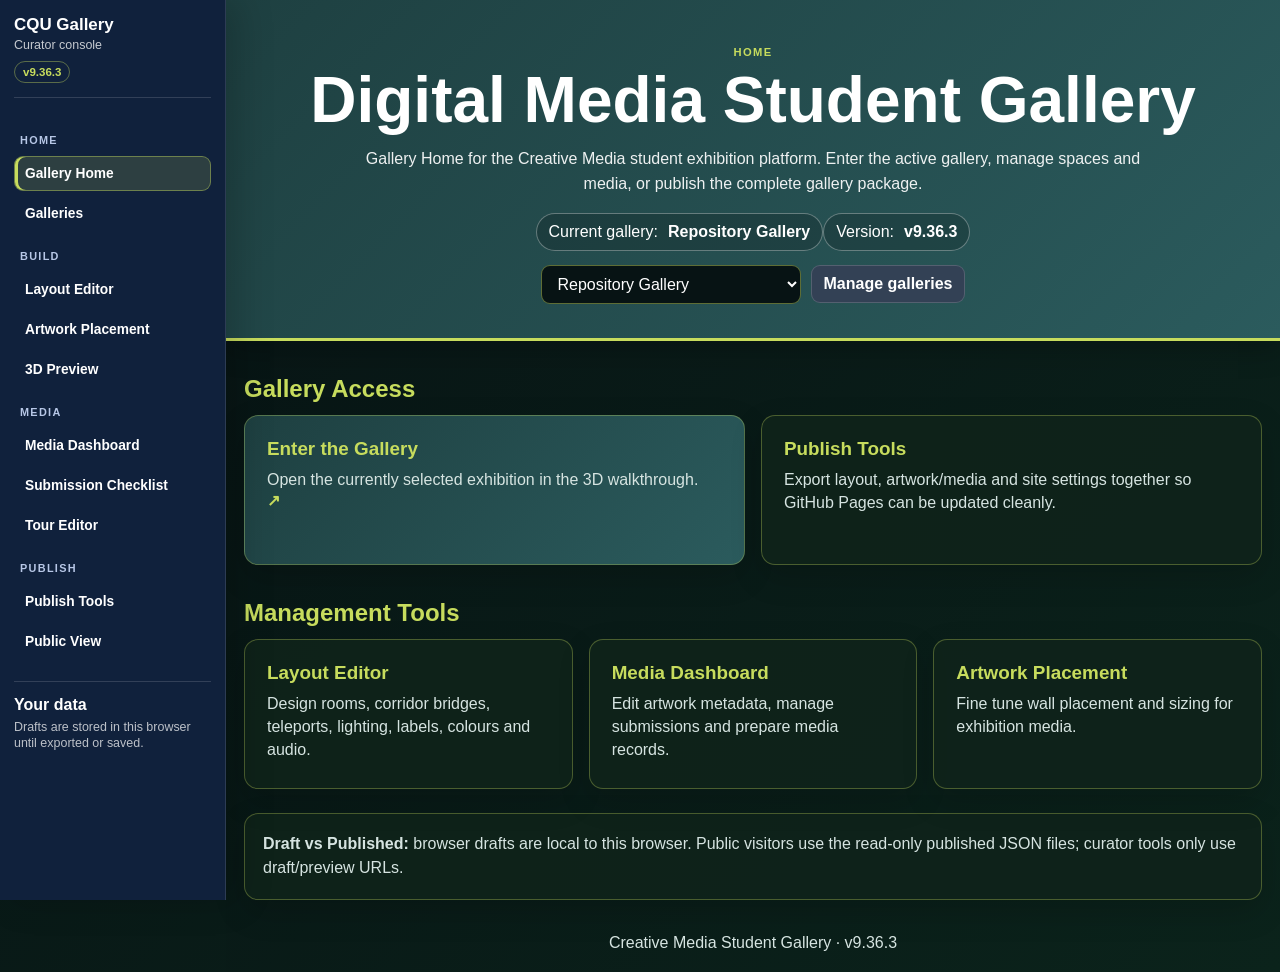
<file: index.html>
<!DOCTYPE html><html lang="en"><head><meta charset="UTF-8"><meta name="viewport" content="width=device-width,initial-scale=1.0"><title>Gallery Home · CQU Gallery</title><link rel="icon" href="./favicon.svg" type="image/svg+xml"><style>
*{box-sizing:border-box}body{margin:0;min-height:100vh;font-family:'Noto Sans','Roboto','Segoe UI',Arial,sans-serif;background:linear-gradient(135deg,#f7fbf4,#eef4f0);color:#071314;padding:24px}.hero{max-width:1180px;margin:0 auto;text-align:center;padding:44px 22px 32px;border-radius:28px;background:linear-gradient(135deg,#1e4041,#2b5b5d);color:#fff;box-shadow:0 18px 48px rgba(0,0,0,.16)}.hero h1{font-size:clamp(2rem,5vw,4rem);margin:0 0 10px}.hero p{color:rgba(255,255,255,.92);max-width:780px;margin:0 auto;line-height:1.55}.section{max-width:1120px;margin:24px auto}.cards{display:grid;grid-template-columns:repeat(auto-fit,minmax(260px,1fr));gap:16px}.card{display:block;text-decoration:none;color:#071314;background:#fff;border:1px solid rgba(30,64,65,.22);border-radius:20px;padding:22px;min-height:150px;transition:.2s;box-shadow:0 10px 28px rgba(0,0,0,.06)}.card:hover{transform:translateY(-4px);border-color:#1e4041}.card strong{display:block;font-size:1.18rem;margin-bottom:8px;color:#1e4041}.card span{display:block;color:#4e6260;line-height:1.45}.card.primary{background:linear-gradient(135deg,#1e4041,#2b5b5d);color:#fff}.card.primary strong,.card.primary span{color:#fff}.group-title{margin:34px 0 12px;color:#1e4041}.current{display:inline-flex;gap:10px;align-items:center;margin-top:16px;padding:9px 12px;background:rgba(0,0,0,.18);border:1px solid rgba(255,255,255,.32);border-radius:999px;color:#fff}.gallery-picker{margin-top:14px;display:flex;gap:10px;align-items:center;justify-content:center;flex-wrap:wrap}.gallery-picker select{min-width:260px;border:1px solid rgba(255,255,255,.38);border-radius:999px;background:rgba(255,255,255,.95);color:#071314;padding:10px 14px;font:inherit}.small-btn{display:inline-block;border:1px solid rgba(255,255,255,.38);border-radius:999px;background:rgba(255,255,255,.18);color:#fff;text-decoration:none;padding:10px 14px;font-weight:700}.note{background:rgba(255,255,255,.76);border:1px solid rgba(30,64,65,.22);border-radius:18px;padding:18px;color:#4e6260;line-height:1.55}footer{text-align:center;color:#4e6260;margin:42px 0 16px}</style>
<style id="cqu-theme-overrides">
@import url("./gallery-ui.css");
:root{--cqu-green:#1e4041;--cqu-green-2:#2b5b5d;--cqu-gold:#c7dc5d;--cqu-dark:#071314;--cqu-panel:#142829;--cqu-border:rgba(199,220,93,.32)}
body{font-family:'Noto Sans','Roboto','Segoe UI',Arial,sans-serif!important}
</style>
</head><body class="curator-shell-page"><div class="curatorShell"><aside class="curatorSidebar"><div class="curatorBrand"><strong>CQU Gallery</strong><span>Curator console</span><em data-gallery-version>v9.35.7</em></div><nav class="curatorNav"><p>Home</p><a class="active" href="./index.html?preview=1"><span>Gallery Home</span></a><a class="" href="./gallery-manager.html"><span>Galleries</span></a><p>Build</p><a class="" href="./layout-editor.html"><span>Layout Editor</span></a><a class="" href="./artwork-editor.html"><span>Artwork Placement</span></a><a class="" href="./gallery-3d.html?draft=1" target="_blank" rel="noopener"><span>3D Preview</span></a><p>Media</p><a class="" href="./admin.html"><span>Media Dashboard</span></a><a class="" href="./admin.html#manage"><span>Submission Checklist</span></a><a class="" href="./admin.html#tours"><span>Tour Editor</span></a><p>Publish</p><a class="" href="./publish.html"><span>Publish Tools</span></a><a class="" href="./gallery-3d.html" target="_blank" rel="noopener"><span>Public View</span></a></nav><div class="curatorDataNote"><strong>Your data</strong><span>Drafts are stored in this browser until exported or saved.</span></div></aside><div class="curatorMain">
<header class="hero"><span class="pageKicker">Home</span><h1>Digital Media Student Gallery</h1><p>Gallery Home for the Creative Media student exhibition platform. Enter the active gallery, manage spaces and media, or publish the complete gallery package.</p><div class="current">Current gallery: <b id="currentGallery">Repository Gallery</b></div><div class="current" title="Current deployed build">Version: <b id="buildVersion" data-gallery-version>v9.35.7</b></div><div class="gallery-picker"><select id="gallerySelect"></select><a class="small-btn" href="./gallery-manager.html">Manage galleries</a></div></header>
<main><section class="section"><h2 class="group-title">Gallery Access</h2><div class="cards"><a id="enterGallery" class="card primary fullscreenLink" href="./gallery-3d.html" target="_blank" rel="noopener"><strong>Enter the Gallery</strong><span>Open the currently selected exhibition in the 3D walkthrough.</span></a><a class="card" href="./publish.html"><strong>Publish Tools</strong><span>Export layout, artwork/media and site settings together so GitHub Pages can be updated cleanly.</span></a></div></section>
<section class="section"><h2 class="group-title">Management Tools</h2><div class="cards"><a class="card" href="./layout-editor.html"><strong>Layout Editor</strong><span>Design rooms, corridor bridges, teleports, lighting, labels, colours and audio.</span></a><a class="card" href="./admin.html"><strong>Media Dashboard</strong><span>Edit artwork metadata, manage submissions and prepare media records.</span></a><a class="card" href="./artwork-editor.html"><strong>Artwork Placement</strong><span>Fine tune wall placement and sizing for exhibition media.</span></a></div></section>
<section class="section"><div class="note"><strong>Draft vs Published:</strong> browser drafts are local to this browser. Public visitors use the read-only published JSON files; curator tools only use draft/preview URLs.</div></section></main><footer>Creative Media Student Gallery · <span data-gallery-version>v9.35.7</span></footer><script src="./gallery-state.js"></script><script src="./version-display.js"></script><script>
let publishedGalleries=[],publishedActive='repo';
async function repoJSON(path,fallback){try{const r=await fetch('./'+path+'?ts='+Date.now(),{cache:'no-cache'});return r.ok?await r.json():fallback}catch(e){return fallback}}
function localGalleries(){return window.GalleryState?GalleryState.loadProjects():(()=>{try{return JSON.parse(localStorage.getItem('gallery-projects')||'[]')}catch(e){return[]}})()}
function activeFromQuery(){return new URLSearchParams(location.search).get('gallery')}
function isEditorPreview(){const p=new URLSearchParams(location.search);return p.get('draft')==='1'||p.has('preview')||p.get('edit')==='1'}
function galleryVisibility(g){return g?.layout?.settings?.visibility||g?.siteSettings?.visibility||g?.visibility||'public'}function isPublicGallery(g){return galleryVisibility(g)!=='private'}function allGalleries(){const source=isEditorPreview()?localGalleries():publishedGalleries;const list=[{id:'repo',name:'Repository Gallery',access:'public'},...(Array.isArray(source)?source:[]).filter(g=>g.id!=='repo')];return isEditorPreview()?list:list.filter(isPublicGallery)}
function esc(s){return String(s??'').replace(/[&<>]/g,c=>({'&':'&amp;','<':'&lt;','>':'&gt;'}[c]))}
function localActiveGalleryId(){const id=window.GalleryState?GalleryState.activeGalleryId():localStorage.getItem('active-gallery-id');return localGalleries().some(g=>g.id===id)?id:''}
function activeGalleryId(){return activeFromQuery()||localActiveGalleryId()||(isEditorPreview()?(window.GalleryState?GalleryState.activeGalleryId():localStorage.getItem('active-gallery-id')):publishedActive)||'repo'}
function isLocalGallery(id){return localGalleries().some(g=>g.id===id)}
function galleryHref(id){if(isEditorPreview()||isLocalGallery(id))return './gallery-3d.html?draft=1&gallery='+encodeURIComponent(id||'repo');return id&&id!=='repo'?'./gallery-3d.html?gallery='+encodeURIComponent(id):'./gallery-3d.html'}
function update(){const gs=allGalleries();const active=activeGalleryId();const g=gs.find(x=>x.id===active)||gs[0];currentGallery.textContent=g.name||g.id;gallerySelect.innerHTML=gs.map(x=>`<option value="${esc(x.id)}" ${x.id===g.id?'selected':''}>${esc(x.name||x.id)}</option>`).join('');enterGallery.href=galleryHref(g.id)}
gallerySelect.onchange=e=>{if(window.GalleryState)GalleryState.setActiveGalleryId(e.target.value);else localStorage.setItem('active-gallery-id',e.target.value);publishedActive=e.target.value;update()};
enterGallery.onclick=()=>{const id=gallerySelect.value||activeGalleryId();enterGallery.href=galleryHref(id)};
(async()=>{publishedGalleries=await repoJSON('gallery-projects.json',[]);const active=await repoJSON('active-gallery.json',{});publishedActive=active.activeGalleryId||active.activeGallery||'repo';update()})();
</script></div></div></body></html>
</file>
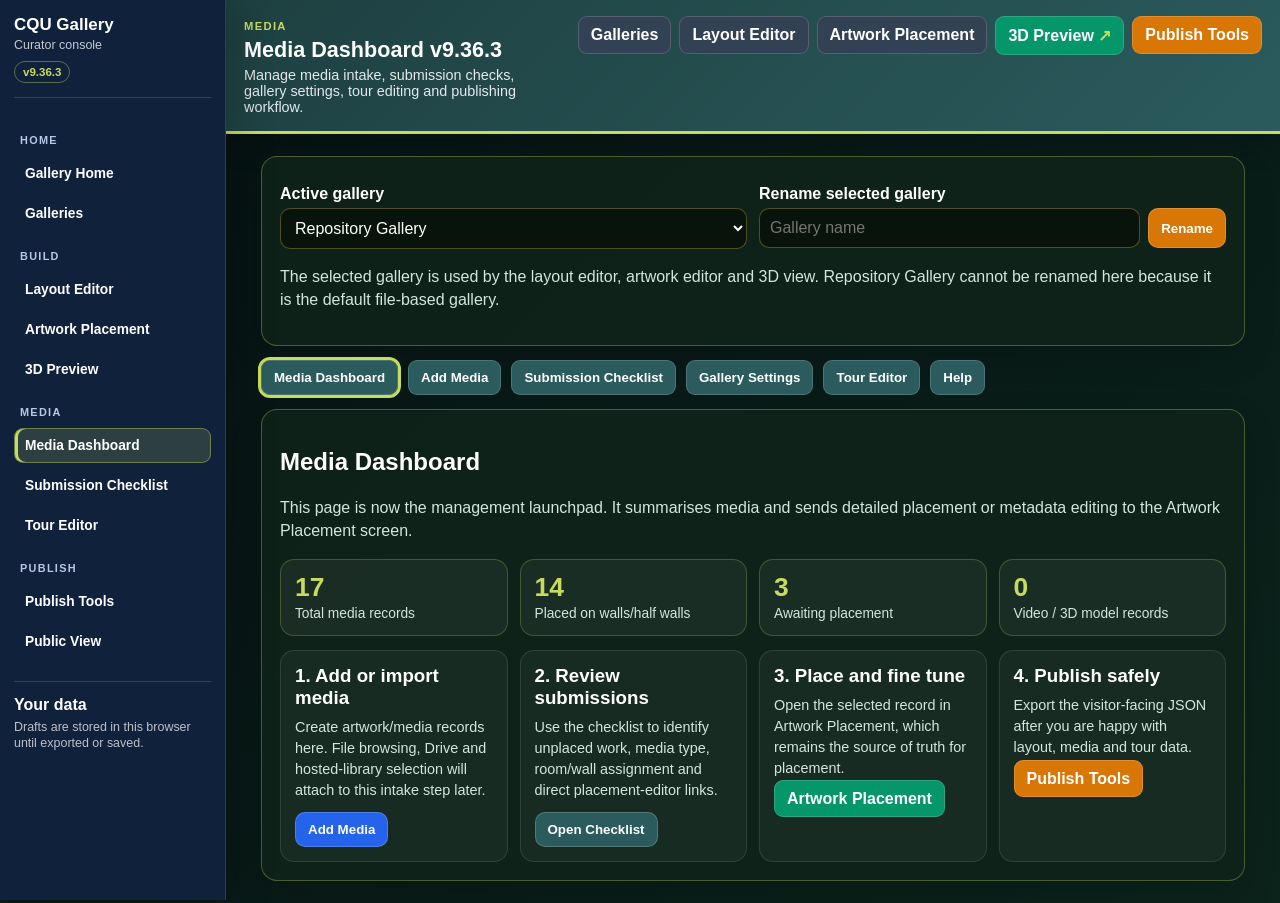
<file: admin.html>
<!DOCTYPE html>
<html lang="en">
<head>
<meta charset="UTF-8">
<meta name="viewport" content="width=device-width,initial-scale=1.0">
<title>Media Dashboard · CQU Gallery</title><link rel="icon" href="./favicon.svg" type="image/svg+xml">
<style>
@import url("./gallery-ui.css");
:root{--cqu-green:#1e4041;--cqu-green-2:#2b5b5d;--cqu-gold:#c7dc5d;--cqu-dark:#071314;--cqu-panel:#142829;--cqu-panel-2:#1b3738;--cqu-text:#fff;--cqu-muted:#d6e4e1;--cqu-border:rgba(199,220,93,.32);--danger:#b83d52}
*{box-sizing:border-box}body{margin:0;min-height:100vh;font-family:'Noto Sans','Roboto','Segoe UI',Arial,sans-serif;background:linear-gradient(135deg,var(--cqu-dark),#0c261a);color:var(--cqu-text)}
a{color:#fff}.appbar{display:flex;align-items:center;justify-content:space-between;gap:18px;flex-wrap:wrap;padding:16px 20px;background:linear-gradient(135deg,var(--cqu-green),var(--cqu-green-2));border-bottom:3px solid var(--cqu-gold);box-shadow:0 8px 28px rgba(0,0,0,.25)}.brand h1{font-size:1.35rem;margin:0}.brand p{margin:4px 0 0;color:rgba(255,255,255,.88);font-size:.9rem}.nav{display:flex;gap:8px;flex-wrap:wrap}.btn,.nav a,button{background:var(--cqu-green);color:#fff;border:1px solid rgba(255,255,255,.18);border-radius:10px;padding:9px 12px;text-decoration:none;font-weight:700;cursor:pointer}.nav a,.btn.secondary{background:rgba(0,0,0,.18)}button:hover,.btn:hover,.nav a:hover{filter:brightness(1.08);transform:translateY(-1px)}.danger{background:var(--danger)!important}.gold{background:var(--cqu-gold)!important;color:#10231b!important}.wrap{max-width:1160px;margin:22px auto;padding:0 18px}.panel,.card{background:rgba(16,35,27,.92);border:1px solid var(--cqu-border);border-radius:16px;padding:18px;margin:14px 0;box-shadow:0 12px 32px rgba(0,0,0,.16)}.tabs{display:flex;gap:10px;flex-wrap:wrap;margin:12px 0}.tab{background:#173f31}.tab.active{outline:3px solid var(--cqu-gold)}.tab-content{display:none}.tab-content.active{display:block}.grid{display:grid;grid-template-columns:repeat(auto-fit,minmax(260px,1fr));gap:14px}label{display:block;margin:10px 0 5px;color:#fff;font-weight:700}input,textarea,select{width:100%;background:#07130b;color:#fff;border:1px solid rgba(242,201,76,.32);border-radius:10px;padding:10px;font:inherit}textarea{min-height:90px;resize:vertical}.row{display:grid;grid-template-columns:1fr 1fr;gap:12px}.muted{color:var(--cqu-muted);line-height:1.45}.submission{display:flex;justify-content:space-between;gap:14px;align-items:flex-start;background:rgba(255,255,255,.04);border:1px solid rgba(255,255,255,.08);border-radius:14px;padding:14px}.actions{display:flex;gap:8px;flex-wrap:wrap}.tag{display:inline-flex;gap:6px;align-items:center;background:rgba(242,201,76,.16);border:1px solid rgba(242,201,76,.32);border-radius:999px;padding:6px 10px;margin:4px;color:#fff}.notice{border-left:4px solid var(--cqu-gold);background:rgba(242,201,76,.12);padding:12px;border-radius:10px;color:#fff}@media(max-width:780px){.row{grid-template-columns:1fr}.submission{flex-direction:column}.appbar{align-items:flex-start}}
 .tourStop{border:1px solid rgba(199,220,93,.25);border-radius:14px;padding:12px;margin:12px 0;background:rgba(255,255,255,.04)}.tourStopHead{display:flex;justify-content:space-between;gap:10px;align-items:center;flex-wrap:wrap}.tourStopHead strong{color:var(--cqu-gold)}.tourStop .actions{justify-content:flex-end;margin-top:8px}.btnSave{background:#d97706!important}.btnPublish{background:#059669!important}.btnDanger{background:#b83d52!important}.btnNav{background:rgba(0,0,0,.18)!important}
.mediaBrowser{display:grid;grid-template-columns:minmax(280px,1fr) minmax(280px,1fr);gap:14px;margin:14px 0}
.mediaBrowserCard{background:rgba(255,255,255,.045);border:1px solid rgba(199,220,93,.26);border-radius:14px;padding:14px}
.mediaBrowserCard h3{margin:0 0 8px;color:#fff}
.mediaBrowserCard p{margin:0 0 10px;color:var(--cqu-muted);font-size:.88rem;line-height:1.42}
.mediaPreview{min-height:92px;border:1px dashed rgba(199,220,93,.34);border-radius:12px;background:rgba(0,0,0,.18);display:flex;align-items:center;justify-content:center;overflow:hidden;color:var(--cqu-muted);font-size:.86rem;text-align:center;padding:10px}
.mediaPreview img,.mediaPreview video{max-width:100%;max-height:170px;border-radius:8px}
.mediaPathBox{display:grid;gap:7px;margin:10px 0}
.mediaPathBox code{display:block;word-break:break-word;background:rgba(0,0,0,.28);border:1px solid rgba(255,255,255,.1);border-radius:10px;padding:9px;color:#fff}
.mediaLibraryList{display:grid;gap:8px;max-height:250px;overflow:auto;margin-top:10px}
.mediaLibraryItem{display:grid;grid-template-columns:1fr auto;gap:8px;align-items:start;background:rgba(255,255,255,.045);border:1px solid rgba(255,255,255,.09);border-radius:12px;padding:10px}
.mediaLibraryItem strong{color:#fff}
.mediaLibraryItem small{display:block;color:var(--cqu-muted);word-break:break-word}
.mediaLibraryActions{display:flex;gap:6px;flex-wrap:wrap;justify-content:flex-end}
@media(max-width:980px){.mediaBrowser{grid-template-columns:1fr}.mediaLibraryItem{grid-template-columns:1fr}}
.submissionAssignmentPanel{display:grid;grid-template-columns:1.4fr 1fr;gap:14px;align-items:start;background:rgba(255,255,255,.045);border:1px solid rgba(199,220,93,.28);border-radius:14px;padding:14px;margin:14px 0}
.submissionAssignmentPanel h3{margin:0 0 8px;color:#fff}
.submissionAssignmentPanel .assignmentControls{display:grid;grid-template-columns:1fr 1fr;gap:10px}
.submissionAssignmentPanel .assignmentActions{display:flex;gap:8px;flex-wrap:wrap;margin-top:10px}
.submissionAssignmentPanel .hint{margin:8px 0 0;color:var(--cqu-muted);font-size:.86rem;line-height:1.4}
.submissionSelectionCount{display:inline-flex;align-items:center;min-height:32px;color:var(--cqu-gold);font-weight:800}
.dataTable .frameCode{font-family:Consolas,monospace;color:var(--cqu-gold);font-weight:800}
.thumbnailWorkflow{margin:12px 0;padding:12px;border:1px solid rgba(199,220,93,.24);border-radius:12px;background:rgba(255,255,255,.04)}
.thumbnailWorkflow h3{margin:0 0 8px}
.thumbnailWorkflow .actions{margin-top:8px}
@media(max-width:980px){.submissionAssignmentPanel{grid-template-columns:1fr}.submissionAssignmentPanel .assignmentControls{grid-template-columns:1fr}}

.mediaUploadStatus{margin-top:8px;font-size:.82rem;line-height:1.35;color:var(--cqu-muted)}
.mediaUploadStatus.warn{color:#facc15}.mediaUploadStatus.ok{color:var(--cqu-lime)}.mediaUploadStatus.error{color:#ff9aaa}
.workflowSteps{display:grid;grid-template-columns:repeat(auto-fit,minmax(190px,1fr));gap:10px;margin:12px 0 16px}
.workflowStep{background:rgba(255,255,255,.045);border:1px solid rgba(199,220,93,.24);border-radius:12px;padding:10px}
.workflowStep strong{display:block;color:var(--cqu-gold);margin-bottom:4px}
.workflowStep span{display:block;color:var(--cqu-muted);font-size:.86rem;line-height:1.35}
</style></head>
<body class="curator-shell-page"><div class="curatorShell"><aside class="curatorSidebar"><div class="curatorBrand"><strong>CQU Gallery</strong><span>Curator console</span><em data-gallery-version>v9.36.3</em></div><nav class="curatorNav"><p>Home</p><a class="" href="./index.html?preview=1"><span>Gallery Home</span></a><a class="" href="./gallery-manager.html"><span>Galleries</span></a><p>Build</p><a class="" href="./layout-editor.html"><span>Layout Editor</span></a><a class="" href="./artwork-editor.html"><span>Artwork Placement</span></a><a class="" href="./gallery-3d.html?draft=1" target="_blank" rel="noopener"><span>3D Preview</span></a><p>Media</p><a class="active" href="./admin.html"><span>Media Dashboard</span></a><a class="" href="./admin.html#manage"><span>Submission Checklist</span></a><a class="" href="./admin.html#tours"><span>Tour Editor</span></a><p>Publish</p><a class="" href="./publish.html"><span>Publish Tools</span></a><a class="" href="./gallery-3d.html" target="_blank" rel="noopener"><span>Public View</span></a></nav><div class="curatorDataNote"><strong>Your data</strong><span>Drafts are stored in this browser until exported or saved.</span></div></aside><div class="curatorMain">
<header class="appbar pageHeader"><div class="brand"><span class="pageKicker">Media</span><h1>Media Dashboard <span id="ver" data-gallery-version>v9.36.3</span></h1><p>Manage media intake, submission checks, gallery settings, tour editing and publishing workflow.</p></div><nav class="nav toolbarRow"><a class="btnNav" href="./gallery-manager.html">Galleries</a><a class="btnNav" id="adminLayoutLink" href="./layout-editor.html">Layout Editor</a><a class="btnNav" id="adminArtworkLink" href="./artwork-editor.html">Artwork Placement</a><a class="btnPublish fullscreenLink" id="adminEnterGallery" href="./gallery-3d.html?draft=1" target="_blank" rel="noopener">3D Preview</a><a class="btnSave" href="./publish.html">Publish Tools</a></nav></header>
<main class="wrap workspaceMain">
<section class="panel"><div class="row"><div><label>Active gallery</label><select id="gallerySelect"></select></div><div><label>Rename selected gallery</label><div style="display:flex;gap:8px"><input id="renameInput" placeholder="Gallery name"><button class="btnSave" onclick="renameGallery()">Rename</button></div></div></div><p class="muted">The selected gallery is used by the layout editor, artwork editor and 3D view. Repository Gallery cannot be renamed here because it is the default file-based gallery.</p></section>
<div class="tabs"><button class="tab active" onclick="switchTab('overview',this)">Media Dashboard</button><button class="tab" onclick="switchTab('add',this)">Add Media</button><button class="tab" onclick="switchTab('manage',this)">Submission Checklist</button><button class="tab" onclick="switchTab('settings',this)">Gallery Settings</button><button class="tab" onclick="switchTab('tours',this)">Tour Editor</button><button class="tab" onclick="switchTab('help',this)">Help</button></div>
<section id="overview" class="tab-content active panel"><h2>Media Dashboard</h2><p class="muted">This page is now the management launchpad. It summarises media and sends detailed placement or metadata editing to the Artwork Placement screen.</p><div id="dashboardStats" class="metricGrid"></div><div class="workflowGrid"><div class="workflowCard"><h3>1. Add or import media</h3><p>Create artwork/media records here. File browsing, Drive and hosted-library selection will attach to this intake step later.</p><button class="btnCreate" onclick="switchTabById('add')">Add Media</button></div><div class="workflowCard"><h3>2. Review submissions</h3><p>Use the checklist to identify unplaced work, media type, room/wall assignment and direct placement-editor links.</p><button class="btnTool" onclick="switchTabById('manage')">Open Checklist</button></div><div class="workflowCard"><h3>3. Place and fine tune</h3><p>Open the selected record in Artwork Placement, which remains the source of truth for placement.</p><a class="btn btnPublish" id="dashboardArtworkLink" href="./artwork-editor.html">Artwork Placement</a></div><div class="workflowCard"><h3>4. Publish safely</h3><p>Export the visitor-facing JSON after you are happy with layout, media and tour data.</p><a class="btn btnSave" href="./publish.html">Publish Tools</a></div></div></section>
<section id="add" class="tab-content panel"><h2>Media Library Browser</h2><p class="muted">Use this screen in order: choose a source, apply the media path, enter the artwork metadata, then add the record to the gallery.</p><div class="workflowSteps"><div class="workflowStep"><strong>1. Choose source</strong><span>Select a local file, hosted URL, or existing managed media.</span></div><div class="workflowStep"><strong>2. Apply path</strong><span>Use a relative path for gallery-hosted files, or keep external hosted media as a full URL.</span></div><div class="workflowStep"><strong>3. Add metadata</strong><span>Enter title, artist, statement, media type and thumbnail details.</span></div><div class="workflowStep"><strong>4. Place work</strong><span>Use the Submission Checklist for bulk placement, then fine tune in Artwork Placement or 3D Curator mode.</span></div></div><div class="mediaBrowser"><div class="mediaBrowserCard"><h3>Local file / GitHub upload</h3><p>Select a file from your computer. Use the generated path for local testing, or upload it into the repository media folders with a GitHub token.</p><label>Choose file</label><input id="mediaFileInput" type="file" accept="image/*,video/*,audio/*,.glb,.gltf"><div class="row"><div><label>Repository folder</label><select id="mediaFolder"><option value="media">media</option><option value="media/images">media/images</option><option value="media/audio">media/audio</option><option value="media/video">media/video</option><option value="media/models">media/models</option><option value="media/thumbnails">media/thumbnails</option></select></div><div><label>Published file name</label><input id="mediaFileName" placeholder="selected-file.jpg"></div></div><div class="mediaPathBox"><code id="mediaRepoPath">No file selected</code><code id="mediaPublicUrl">Published URL preview will appear here</code></div><div class="mediaPreview" id="mediaPreview">Select a file to preview it here.</div><div id="mediaUploadStatus" class="mediaUploadStatus">Generated paths are not public until the file is uploaded to GitHub or committed into the repo media folder.</div><p class="actions"><button class="btnCreate" type="button" onclick="applySelectedFilePath('media')">Apply Relative Media Path</button><button class="btnTool" type="button" onclick="applySelectedFilePath('thumbnail')">Apply Relative Thumbnail</button><button class="btnPublish" type="button" onclick="uploadSelectedMediaToGitHub()">Upload File to GitHub</button></p></div><div class="mediaBrowserCard"><h3>Hosted media URL</h3><p>Use this for files stored on CQU hosting, personal web hosting, Google Drive direct-download URLs, or any stable public media URL.</p><label>Hosted media base URL</label><input id="hostedBaseUrl" placeholder="https://example.com/gallery-media/"><div class="row"><div><label>Folder / category</label><select id="hostedFolder"><option value="">root</option><option value="images">images</option><option value="audio">audio</option><option value="video">video</option><option value="models">models</option><option value="thumbnails">thumbnails</option></select></div><div><label>File name or path</label><input id="hostedFileName" placeholder="student-work.jpg"></div></div><div class="mediaPathBox"><code id="hostedUrlPreview">Hosted URL preview will appear here</code></div><p class="actions"><button class="btnCreate" type="button" onclick="applyHostedUrl('media')">Use Hosted Media URL</button><button class="btnTool" type="button" onclick="applyHostedUrl('thumbnail')">Use Hosted Thumbnail URL</button><button class="btnNeutral" type="button" onclick="saveHostedBaseUrl()">Save Base URL</button></p><h3>Existing managed media</h3><p>Reuse URLs from records already in this gallery.</p><div id="existingMediaLibrary" class="mediaLibraryList"></div></div></div><h2>Add New Artwork / Media</h2><form id="addWorkForm"><label>Student Name *</label><input id="artistName" required placeholder="e.g. Alex Chen"><label>Artwork Title *</label><input id="workTitle" required placeholder="e.g. Digital Landscape"><label>Description / Artist Statement</label><textarea id="workDescription"></textarea><div class="row"><div><label>Media Type</label><select id="mediaType"><option value="image">Image</option><option value="youtube">YouTube</option><option value="echo360">Echo360</option><option value="video">Video</option><option value="audio">Audio</option><option value="soundcloud">SoundCloud</option><option value="model">3D Model (GLB/GLTF)</option><option value="link">Link</option></select></div><div><label>Media URL</label><input id="mediaUrl" placeholder="media/work.jpg, models/work.glb, Echo360 iframe src or https://..."></div></div><label>Thumbnail / poster image URL</label><input id="thumbnailUrl" placeholder="Optional preview or model fallback image"><div class="thumbnailWorkflow"><h3>Video / Echo360 thumbnail workflow</h3><p>For YouTube, generate the standard poster image from the video link. For Echo360, paste the public iframe embed or its src URL for inline playback. Protected CQU-hosted links still need a poster image and open externally.</p><div class="actions"><button class="btnTool" type="button" onclick="applyYouTubeThumbnail()">Use YouTube Thumbnail</button><button class="btnCreate" type="button" onclick="generatePosterPlaceholder()">Generate Poster Placeholder</button><button class="btnNeutral" type="button" onclick="showEchoThumbnailHelp()">Echo360 Help</button></div></div><div class="row"><div><label>Model display size (m)</label><input id="modelScale" type="number" min="0.15" max="20" step="0.01" value="1.8"></div><div><label>Model anchor</label><select id="modelAnchor"><option value="wall">wall</option><option value="floor">floor</option><option value="plinth">plinth</option></select></div></div><label>Model attribution / source</label><input id="modelAttribution" placeholder="Creator, licence or source URL"><label>Tags</label><div style="display:flex;gap:8px"><input id="tagInput" placeholder="digital, animation, game"><button class="btnTool" type="button" onclick="addTag()">Add Tag</button></div><div id="tagList"></div><p><button class="btnCreate" type="submit">Add to Gallery</button> <button type="reset" class="btnNeutral">Clear</button></p></form><div id="success" class="notice" style="display:none">Artwork added to the active gallery draft.</div></section>
<section id="manage" class="tab-content panel"><h2>Submission Checklist</h2><p class="muted">This checklist uses the same artwork records as <code>artwork-editor.html</code>. The bulk flow is: tick records, choose the target room and surface, auto-place or assign, then fine tune the result.</p><div class="workflowSteps"><div class="workflowStep"><strong>1. Filter</strong><span>Find unplaced work or a specific student/media item.</span></div><div class="workflowStep"><strong>2. Tick Use</strong><span>Select the submissions you want to assign or auto-place.</span></div><div class="workflowStep"><strong>3. Choose surface</strong><span>Pick a room wall or one side of a half wall from the active layout.</span></div><div class="workflowStep"><strong>4. Auto-place</strong><span>Create evenly spaced frame positions, then open Artwork Placement for exact adjustment.</span></div></div><div class="filterBar"><label class="wide">Search<input id="submissionSearch" placeholder="Title, artist, media URL or tag" oninput="loadSubmissions()"></label><label>Room<select id="submissionRoomFilter" onchange="loadSubmissions()"></select></label><label>Status<select id="submissionStatusFilter" onchange="loadSubmissions()"><option value="all">All</option><option value="placed">Placed</option><option value="unplaced">Unplaced</option></select></label><button class="btnPublish" onclick="openPlacementEditor()">Open Artwork Placement</button></div><div class="submissionAssignmentPanel"><div><h3>Room assignment and auto-placement</h3><p class="hint">Tick submissions, choose the target room, then choose a boundary wall or half-wall face. If a half wall is not strongly linked to the room it is still shown with a check-room note so it can be placed rather than silently hidden.</p><div class="assignmentActions"><button class="btnNeutral" type="button" onclick="setSubmissionSelection(true)">Select visible</button><button class="btnNeutral" type="button" onclick="setSubmissionSelection(false)">Clear</button><span id="submissionSelectionCount" class="submissionSelectionCount">0 selected</span></div></div><div><div class="assignmentControls"><label>Target room<select id="submissionAssignRoom" onchange="updateSubmissionWallOptions()"></select></label><label>Target wall<select id="submissionAssignWall"><option>front</option><option>back</option><option>left</option><option>right</option></select></label></div><div class="assignmentActions"><button class="btnTool" type="button" onclick="applyRoomWallToChecked(false)">Assign Room/Wall</button><button class="btnCreate" type="button" onclick="applyRoomWallToChecked(true)">Auto-place Checked</button><button class="btnPublish" type="button" onclick="openPlacementEditor()">Fine Tune Placement</button></div></div></div><div id="submissionsList"></div></section>

<section id="settings" class="tab-content panel"><h2>Gallery Settings</h2><div class="notice">These settings belong with gallery administration rather than spatial layout. They apply to the active gallery and are read by the 3D entry page.</div><div class="grid"><div class="card"><h3>Access</h3><label>Visibility</label><select id="visibility"><option value="public">Public</option><option value="unlisted">Unlisted</option><option value="password">Password Protected</option><option value="private">Private / Draft Only</option></select><label>Password</label><input id="galleryPassword" type="text" placeholder="Optional visitor password"><p class="muted">GitHub Pages is static, so password protection is lightweight client-side protection for teaching/showcase use. Private/Draft Only galleries are blocked from the public visitor build.</p></div><div class="card"><h3>Entry Experience</h3><label><input id="splashEnabled" type="checkbox" style="width:auto"> Show entry splash screen</label><label>Splash image URL</label><input id="splashImage" placeholder="https://..."><label>Entry warning / instructions</label><textarea id="entryWarning"></textarea></div></div><p><button class="btnSave" onclick="saveAdminSettings()">Save Gallery Settings</button></p></section>
<section id="tours" class="tab-content panel"><h2>Tour Editor</h2><div class="notice">Create curated Presentation Mode tours from the active gallery artworks. Tour data is saved into the active gallery layout and included when you publish.</div><div class="row"><div><label>Tour</label><select id="tourSelect" onchange="selectTour(this.value)"></select></div><div><label>Tour title</label><input id="tourTitleInput" placeholder="Gallery Highlights" oninput="updateTourTitle(this.value)"></div></div><p class="actions"><button class="btnCreate" onclick="createTour()">New Tour</button><button class="btnTool" onclick="addTourStop()">Add Artwork Stop</button><button class="btnSave" onclick="saveTours()">Save Tours</button><button class="btnDanger" onclick="deleteTour()">Delete Tour</button></p><div id="tourStops"></div><p class="muted">Use the arrows to reorder stops. Each stop can override the artwork title and narration shown in Presentation Mode.</p></section>
<section id="help" class="tab-content panel"><h2>How this page fits the workflow</h2><div class="notice"><strong>Recommended flow:</strong> create/select a gallery, add or edit artwork metadata here, position artwork in Artwork Placement or use contextual placement in the 3D view, then use Publish to export files for GitHub Pages.</div><p class="muted">In the 3D view, right-click an artwork for duplicate/delete/light options. Right-click a wall or half wall/partition to add an artwork placeholder at that position.</p></section>
</main>
<script src="./gallery-state.js"></script>
<script src="./version-display.js"></script>
<script>
const VERSION='v9.36.3';let tags=[],galleryData=[],currentGalleryId=new URLSearchParams(location.search).get('gallery')||(window.GalleryState?GalleryState.activeGalleryId():localStorage.getItem('active-gallery-id'))||'repo';function esc(s){return String(s??'').replace(/[&<>"']/g,c=>({'&':'&amp;','<':'&lt;','>':'&gt;','"':'&quot;',"'":'&#39;'}[c]))}function galleries(){return window.GalleryState?GalleryState.loadProjects():(()=>{try{return JSON.parse(localStorage.getItem('gallery-projects')||'[]')}catch(e){return[]}})()}function saveGalleries(gs){if(window.GalleryState)GalleryState.saveProjects(gs);else{localStorage.setItem('gallery-projects',JSON.stringify(gs,null,2));localStorage.setItem('gallery-projects-dirty','1')}}function activeGalleryId(){return currentGalleryId||'repo'}function activeGallery(){return galleries().find(g=>g.id===activeGalleryId())}function allGalleries(){return [{id:'repo',name:'Repository Gallery',repo:true},...galleries().filter(g=>g.id!=='repo')]}
async function repoLayout(){try{const r=await fetch('gallery-layout.json?ts='+Date.now(),{cache:'no-cache'});return r.ok?await r.json():{settings:{}}}catch(e){return {settings:{}}}}
async function loadActiveLayout(){const id=activeGalleryId();let layout;if(id!=='repo'){const g=activeGallery();layout=g?.layout||{settings:{}}}else{try{const d=localStorage.getItem('gallery-layout-draft');layout=d?JSON.parse(d):await repoLayout()}catch(e){layout={settings:{}}}}return window.GalleryState?GalleryState.normalizeLayout(layout):layout}
function saveActiveLayout(layout){layout=window.GalleryState?GalleryState.normalizeLayout(layout):layout;const id=activeGalleryId();if(id!=='repo'){const gs=galleries();const g=gs.find(x=>x.id===id);if(g){g.layout=layout;saveGalleries(gs);return}}if(window.GalleryState)GalleryState.writeDraftLayout(layout);else{localStorage.setItem('gallery-layout-draft',JSON.stringify(layout,null,2));localStorage.setItem('gallery-layout-dirty','1')}}
async function loadAdminSettings(){const layout=await loadActiveLayout();const s=layout.settings=layout.settings||{};if(window.visibility)visibility.value=s.visibility||'public';if(window.galleryPassword)galleryPassword.value=s.password||s.galleryPassword||'';if(window.splashEnabled)splashEnabled.checked=s.splashEnabled!==false;if(window.splashImage)splashImage.value=s.splashImage||'';if(window.entryWarning)entryWarning.value=s.entryWarning||'Use WASD and mouse look. Press ESC to use menu links.'}
async function saveAdminSettings(){const layout=await loadActiveLayout();const s=layout.settings=layout.settings||{};s.visibility=visibility.value;s.password=galleryPassword.value.trim();s.galleryPassword=s.password;s.splashEnabled=splashEnabled.checked;s.splashImage=splashImage.value.trim();s.entryWarning=entryWarning.value;saveActiveLayout(layout);alert('Gallery settings saved for the active gallery. Export/publish JSON when ready.')}
let tourLayout=null,tourIndex=0;function tourList(){const s=tourLayout.settings=tourLayout.settings||{};s.tours=Array.isArray(s.tours)?s.tours:[];return s.tours}function currentTour(){return tourList()[tourIndex]||null}function artworkOptions(selected=''){return (galleryData||[]).map((a,i)=>`<option value="${esc(a.id||'art'+i)}" ${(a.id||'art'+i)===selected?'selected':''}>${esc((a.title||'Untitled')+' - '+(a.artist||'Unknown'))}</option>`).join('')}async function loadTours(){tourLayout=await loadActiveLayout();await loadGalleryData();const tours=tourList();if(!tours.length){tours.push({id:'tour-'+Date.now(),title:'Gallery Highlights',stops:[]});tourIndex=0}tourIndex=Math.max(0,Math.min(tourIndex,tours.length-1));renderTours()}function renderTours(){const tours=tourList(),tour=currentTour();tourSelect.innerHTML=tours.map((t,i)=>`<option value="${i}" ${i===tourIndex?'selected':''}>${esc(t.title||'Tour '+(i+1))}</option>`).join('');tourTitleInput.value=tour?.title||'';tourStops.innerHTML=tour?.stops?.length?tour.stops.map((s,i)=>`<div class="tourStop"><div class="tourStopHead"><strong>Stop ${i+1}</strong><div class="actions"><button onclick="moveTourStop(${i},-1)">Up</button><button onclick="moveTourStop(${i},1)">Down</button><button class="danger" onclick="removeTourStop(${i})">Remove</button></div></div><label>Artwork</label><select onchange="updateTourStop(${i},'artworkId',this.value)">${artworkOptions(s.artworkId)}</select><div class="row"><div><label>Stop title</label><input value="${esc(s.title||'')}" oninput="updateTourStop(${i},'title',this.value)" placeholder="Use artwork title"></div><div><label>Duration seconds</label><input type="number" min="2" step="1" value="${Number(s.duration||8)}" oninput="updateTourStop(${i},'duration',this.value)"></div></div><div class="row"><div><label>Narration/audio URL</label><input value="${esc(s.audioUrl||s.narrationUrl||'')}" oninput="updateTourStop(${i},'audioUrl',this.value)" placeholder="Optional mp3, YouTube, SoundCloud or Echo URL"></div><div><label>Narration type</label><select onchange="updateTourStop(${i},'audioType',this.value)"><option value="direct" ${(s.audioType||s.narrationType||'direct')==='direct'?'selected':''}>Direct audio</option><option value="youtube" ${(s.audioType||s.narrationType)==='youtube'?'selected':''}>YouTube</option><option value="soundcloud" ${(s.audioType||s.narrationType)==='soundcloud'?'selected':''}>SoundCloud</option><option value="echo360" ${(s.audioType||s.narrationType)==='echo360'?'selected':''}>Echo360</option></select></div></div><label>Narration / presentation text</label><textarea oninput="updateTourStop(${i},'description',this.value)" placeholder="Optional narration for this stop">${esc(s.description||'')}</textarea></div>`).join(''):'<p class="muted">No stops yet. Add an artwork stop to begin.</p>'}function selectTour(i){tourIndex=Number(i)||0;renderTours()}function createTour(){tourList().push({id:'tour-'+Date.now(),title:'New Curated Tour',stops:[]});tourIndex=tourList().length-1;renderTours()}function deleteTour(){const tours=tourList();if(!tours.length||!confirm('Delete this tour?'))return;tours.splice(tourIndex,1);tourIndex=Math.max(0,tourIndex-1);if(!tours.length)tours.push({id:'tour-'+Date.now(),title:'Gallery Highlights',stops:[]});renderTours()}function updateTourTitle(v){const t=currentTour();if(t)t.title=v}function addTourStop(){const t=currentTour();if(!t)return;const a=(galleryData||[])[0]||{};t.stops=t.stops||[];t.stops.push({id:'stop-'+Date.now(),artworkId:a.id||'',title:a.title||'',description:a.description||'',duration:Number(a.tourDuration||8),audioUrl:'',audioType:'direct'});renderTours()}function updateTourStop(i,key,value){const t=currentTour();if(!t||!t.stops?.[i])return;t.stops[i][key]=key==='duration'?Number(value||8):value}function moveTourStop(i,dir){const t=currentTour();if(!t||!t.stops)return;const j=i+dir;if(j<0||j>=t.stops.length)return;[t.stops[i],t.stops[j]]=[t.stops[j],t.stops[i]];renderTours()}function removeTourStop(i){const t=currentTour();if(!t||!t.stops)return;t.stops.splice(i,1);renderTours()}function saveTours(){if(!tourLayout)return;const tours=tourList().map((t,i)=>({...t,id:t.id||'tour'+(i+1),title:t.title||'Tour '+(i+1),stops:(t.stops||[]).filter(s=>s.artworkId).map((s,j)=>({...s,id:s.id||'stop'+(j+1),duration:Number(s.duration||8),audioUrl:s.audioUrl||s.narrationUrl||'',audioType:s.audioType||s.narrationType||'direct'}))}));tourLayout.settings.tours=tours;tourLayout.tours=tours;saveActiveLayout(tourLayout);alert('Tours saved for the active gallery. Export/publish JSON when ready.')}function renderGalleryPicker(){const gs=allGalleries(),active=activeGalleryId();gallerySelect.innerHTML=gs.map(g=>`<option value="${esc(g.id)}" ${g.id===active?'selected':''}>${esc(g.name||g.id)}</option>`).join('');const g=gs.find(x=>x.id===active)||gs[0];renameInput.value=g?.repo?'':(g?.name||'');const q=encodeURIComponent(active);if(window.adminEnterGallery)adminEnterGallery.href='./gallery-3d.html?draft=1&gallery='+q+'&preview='+Date.now();if(window.adminLayoutLink)adminLayoutLink.href='./layout-editor.html?gallery='+q;if(window.adminArtworkLink)adminArtworkLink.href='./artwork-editor.html?gallery='+q;if(window.dashboardArtworkLink)dashboardArtworkLink.href='./artwork-editor.html?gallery='+q}gallerySelect.onchange=e=>{currentGalleryId=e.target.value;localStorage.setItem('active-gallery-id',currentGalleryId);renderGalleryPicker();loadGalleryData().then(loadSubmissions);loadAdminSettings();if(document.getElementById('tours').classList.contains('active'))loadTours()};function renameGallery(){const id=activeGalleryId();if(id==='repo')return alert('Repository Gallery is the default file-based gallery. Rename a local gallery instead.');const name=renameInput.value.trim();if(!name)return alert('Enter a gallery name.');const gs=galleries();const g=gs.find(x=>x.id===id);if(!g)return alert('Gallery not found.');g.name=name;saveGalleries(gs);renderGalleryPicker();alert('Gallery renamed.')}function switchTab(id,btn){document.querySelectorAll('.tab-content').forEach(x=>x.classList.remove('active'));document.querySelectorAll('.tab').forEach(x=>x.classList.remove('active'));document.getElementById(id).classList.add('active');if(btn)btn.classList.add('active');else{const buttons=[...document.querySelectorAll('.tabs .tab')];const map={overview:0,add:1,manage:2,settings:3,tours:4,help:5};buttons[map[id]||0]?.classList.add('active')}if(id==='overview')renderDashboard();if(id==='add'){loadGalleryData().then(refreshExistingMediaLibrary);initMediaBrowser()}if(id==='manage')loadSubmissions();if(id==='settings')loadAdminSettings();if(id==='tours')loadTours()}function switchTabById(id){switchTab(id,null)}async function repoData(){try{const r=await fetch('gallery-data.json?ts='+Date.now(),{cache:'no-cache'});return r.ok?await r.json():[]}catch(e){return[]}}async function loadGalleryData(){const g=activeGallery();if(g&&activeGalleryId()!=='repo'){galleryData=Array.isArray(g.data)?g.data:[];return}try{const draft=localStorage.getItem('gallery-data-draft');galleryData=draft?JSON.parse(draft):await repoData()}catch(e){galleryData=[]}}function saveGalleryData(){const id=activeGalleryId();if(id!=='repo'){const gs=galleries();const g=gs.find(x=>x.id===id);if(g){g.data=galleryData;saveGalleries(gs);return}}localStorage.setItem('gallery-data-draft',JSON.stringify(galleryData,null,2));localStorage.setItem('gallery-data-dirty','1')}
let selectedMediaFile=null,selectedMediaPreviewUrl='';
function sanitizeFileName(name){return String(name||'').trim().replace(/\\/g,'/').split('/').pop().replace(/[^a-zA-Z0-9._-]+/g,'-').replace(/^-+|-+$/g,'').toLowerCase()}
function joinUrlParts(){return [...arguments].map((p,i)=>String(p||'').trim().replace(i===0?/\/+$/g:/^\/+|\/+$/g,'')).filter(Boolean).join('/')}
function extractIframeSrc(raw){const s=String(raw||'').trim();const m=s.match(/<iframe[^>]*\ssrc=["']([^"']+)["']/i)||s.match(/\ssrc=([^\s>]+)/i);return m?m[1].replace(/&amp;/g,'&').trim():''}
function cleanMediaInput(url){return extractIframeSrc(url)||String(url||'').trim()}
function isEcho360Url(url){return /echo360\./i.test(cleanMediaInput(url))}
function isEcho360PublicEmbed(url){const u=cleanMediaInput(url);return /echo360\.net\.au\/media\/[^/]+\/public/i.test(u)||/\/media\/[^/]+\/public/i.test(u)}
function mediaTypeFromName(name,mime=''){const n=cleanMediaInput(name).toLowerCase(),m=String(mime||'').toLowerCase();if(isEcho360Url(n))return'echo360';if(m.startsWith('image/')||/\.(png|jpe?g|gif|webp|svg)$/.test(n))return'image';if(m.startsWith('video/')||/\.(mp4|webm|ogg|mov)$/.test(n))return'video';if(m.startsWith('audio/')||/\.(mp3|wav|m4a|aac|ogg)$/.test(n))return'audio';if(/\.(glb|gltf)$/.test(n))return'model';return'link'}
function repoPathFromForm(){const folder=(window.mediaFolder?.value||'media').replace(/^\/+|\/+$/g,''),name=sanitizeFileName(window.mediaFileName?.value||selectedMediaFile?.name||'');return name?folder+'/'+name:''}
function defaultPublicUrl(repoPath){return repoPath?'Portable path: '+repoPath.replace(/^\.\//,'')+' | public preview after upload: https://jimbopicton.github.io/Gallery/'+repoPath.replace(/^\.\//,''):'Published URL preview will appear here'}
function updateMediaPathPreview(){const repoPath=repoPathFromForm();if(window.mediaRepoPath)mediaRepoPath.textContent=repoPath||'No file selected';if(window.mediaPublicUrl)mediaPublicUrl.textContent=defaultPublicUrl(repoPath);if(window.mediaUploadStatus)mediaUploadStatus.textContent=repoPath?'This is a repository path for the selected file. Use Upload File to GitHub, or commit the file into this exact folder before relying on the public URL.':'Generated paths are not public until the file is uploaded to GitHub or committed into the repo media folder.'}
function updateHostedUrlPreview(){const base=window.hostedBaseUrl?.value||'',folder=window.hostedFolder?.value||'',file=window.hostedFileName?.value||'',url=joinUrlParts(base,folder,file);if(window.hostedUrlPreview)hostedUrlPreview.textContent=url||'Hosted URL preview will appear here';return url}
function portableGalleryMediaUrl(url){url=cleanMediaInput(url);const m=url.match(/^https?:\/\/jimbopicton\.github\.io\/Gallery\/(.+)$/i);return m?decodeURIComponent(m[1]).replace(/^\.\//,''):url.replace(/^\.\//,'')}function setMediaUrl(url,role='media'){if(!url)return;url=portableGalleryMediaUrl(url);if(role==='thumbnail'){thumbnailUrl.value=url;return}mediaUrl.value=url;const inferred=mediaTypeFromName(url);if(inferred&&window.mediaType)mediaType.value=inferred}
function previewPickedFile(file){if(selectedMediaPreviewUrl)URL.revokeObjectURL(selectedMediaPreviewUrl);selectedMediaPreviewUrl=file?URL.createObjectURL(file):'';if(!window.mediaPreview)return;if(!file){mediaPreview.textContent='Select a file to preview it here.';return}const type=mediaTypeFromName(file.name,file.type);if(type==='image')mediaPreview.innerHTML='<img alt="" src="'+selectedMediaPreviewUrl+'">';else if(type==='video')mediaPreview.innerHTML='<video src="'+selectedMediaPreviewUrl+'" controls></video>';else if(type==='audio')mediaPreview.innerHTML='<audio src="'+selectedMediaPreviewUrl+'" controls></audio>';else mediaPreview.innerHTML='<span>'+esc(file.name)+'<br>'+esc(file.type||type)+'<br>'+formatFileSize(file.size)+'</span>'}
function applySelectedFilePath(role='media'){const repoPath=repoPathFromForm();if(!repoPath)return alert('Select a file or enter a published file name first.');setMediaUrl(repoPath,role);if(window.mediaUploadStatus){mediaUploadStatus.className='mediaUploadStatus warn';mediaUploadStatus.textContent='Relative path applied as '+role+'. This is portable for future hosting; it will work once the file exists beside the site at that path.'}}
function applyHostedUrl(role='media'){const url=updateHostedUrlPreview();if(!url)return alert('Enter a hosted base URL and file name first.');localStorage.setItem('gallery-hosted-media-base',hostedBaseUrl.value.trim());setMediaUrl(url,role)}
function saveHostedBaseUrl(){localStorage.setItem('gallery-hosted-media-base',(hostedBaseUrl.value||'').trim());alert('Hosted media base URL saved in this browser.')}
function fileToBase64(file){return new Promise((resolve,reject)=>{const r=new FileReader();r.onload=()=>resolve(String(r.result).split(',')[1]||'');r.onerror=()=>reject(r.error||new Error('Could not read file'));r.readAsDataURL(file)})}
function fileToDataUrl(file){return new Promise((resolve,reject)=>{const r=new FileReader();r.onload=()=>resolve(String(r.result||''));r.onerror=()=>reject(r.error||new Error('Could not read file'));r.readAsDataURL(file)})}
async function selectedLocalPreviewDataUrl(){if(!selectedMediaFile||!String(selectedMediaFile.type||'').startsWith('image/'))return'';if(selectedMediaFile.size>2*1024*1024){if(window.mediaUploadStatus){mediaUploadStatus.className='mediaUploadStatus warn';mediaUploadStatus.textContent='Relative path applied. This image is too large for a browser-draft preview, so upload or commit the file before fine tuning.'}return''}try{return await fileToDataUrl(selectedMediaFile)}catch(e){console.warn('Could not create local preview',e);return''}}
async function uploadSelectedMediaToGitHub(){if(!selectedMediaFile)return alert('Select a media file first.');const repoPath=repoPathFromForm();if(!repoPath)return alert('Enter a published file name first.');const owner=prompt('GitHub owner','JimboPicton');if(!owner)return;const repo=prompt('Repository name','Gallery');if(!repo)return;const branch=prompt('Branch','main')||'main';const token=prompt('Paste GitHub token with Contents read/write access');if(!token)return;const api='https://api.github.com/repos/'+encodeURIComponent(owner)+'/'+encodeURIComponent(repo)+'/contents/'+repoPath.split('/').map(encodeURIComponent).join('/');try{let sha;const cur=await fetch(api+'?ref='+encodeURIComponent(branch),{headers:{Authorization:'Bearer '+token,Accept:'application/vnd.github+json'}});if(cur.ok)sha=(await cur.json()).sha;const content=await fileToBase64(selectedMediaFile);const res=await fetch(api,{method:'PUT',headers:{Authorization:'Bearer '+token,Accept:'application/vnd.github+json'},body:JSON.stringify({message:'Upload gallery media '+repoPath,content,sha,branch})});if(!res.ok)throw new Error(await res.text());const publicUrl='https://'+owner+'.github.io/'+repo+'/'+repoPath;setMediaUrl(repoPath,'media');if(selectedMediaFile.type.startsWith('image/')&&!thumbnailUrl.value)thumbnailUrl.value=repoPath;if(window.mediaUploadStatus){mediaUploadStatus.className='mediaUploadStatus ok';mediaUploadStatus.textContent='Uploaded to GitHub. The relative path was applied for portability; public preview: '+publicUrl}alert('Media uploaded. The relative media path has been applied so the gallery remains portable. GitHub Pages may take a minute to serve the file.')}catch(e){if(window.mediaUploadStatus){mediaUploadStatus.className='mediaUploadStatus error';mediaUploadStatus.textContent='Upload failed: '+e.message}alert('Media upload failed: '+e.message)}}
function formatFileSize(bytes){bytes=Number(bytes||0);if(!bytes)return'';const units=['B','KB','MB','GB'];let i=0;while(bytes>=1024&&i<units.length-1){bytes/=1024;i++}return bytes.toFixed(i?1:0)+' '+units[i]}
function mediaRecordFileInfo(){const file=selectedMediaFile,repoPath=repoPathFromForm();return {fileName:file?.name||sanitizeFileName(repoPath),fileSize:file?.size||0,mediaPath:repoPath,sourceType:file?'local-file':'url'}}
function newArtworkRecordFromForm(localPreview=''){const info=mediaRecordFileInfo(),mediaValue=portableGalleryMediaUrl(mediaUrl.value.trim()),thumbValue=portableGalleryMediaUrl(thumbnailUrl.value.trim()||localPreview),inferred=mediaTypeFromName(mediaValue),recordType=inferred==='echo360'?'echo360':mediaType.value;return {id:'art'+Date.now(),title:workTitle.value,artist:artistName.value,description:workDescription.value,media:mediaValue,image:mediaValue,mediaType:recordType,type:recordType,thumbnail:thumbValue,thumb:thumbValue,localPreview:localPreview||'',draftPreview:localPreview||'',modelScale:Number(modelScale.value||1.8),modelAnchor:modelAnchor.value,modelFallback:thumbValue,modelAttribution:modelAttribution.value.trim(),tags:[...tags],room:'',wall:'back',x:0,y:3,width:2,height:2,statementDisplay:'popup',accentLight:true,...info}}
async function newArtworkRecordWithPreview(){return newArtworkRecordFromForm(await selectedLocalPreviewDataUrl())}
function refreshExistingMediaLibrary(){if(!window.existingMediaLibrary)return;const rows=(galleryData||[]).map((a,i)=>({a,i,url:mediaValue(a),thumb:a.thumbnail||a.thumb||a.modelFallback||a.fallbackImage||''})).filter(x=>x.url||x.thumb);if(!rows.length){existingMediaLibrary.innerHTML='<div class="emptyState">No managed media records yet.</div>';return}existingMediaLibrary.innerHTML=rows.map(x=>'<div class="mediaLibraryItem"><div><strong>'+esc(x.a.title||x.a.id||'Untitled')+'</strong><small>'+esc(x.a.artist||'Unknown artist')+' - '+esc(x.a.mediaType||x.a.type||'image')+'</small><small>'+esc(x.url||x.thumb)+'</small></div><div class="mediaLibraryActions"><button class="btnTool" type="button" onclick="useExistingMedia('+x.i+',\'media\')">Use</button><button class="btnNeutral" type="button" onclick="useExistingMedia('+x.i+',\'thumbnail\')">Thumb</button></div></div>').join('')}
function useExistingMedia(i,role){const a=galleryData[Number(i)];if(!a)return;setMediaUrl(role==='thumbnail'?(a.thumbnail||a.thumb||a.localPreview||a.draftPreview||a.modelFallback||a.fallbackImage||mediaValue(a)):mediaValue(a),role);if(role==='media'&&a.mediaType&&window.mediaType)mediaType.value=a.mediaType||a.type||'image'}
function youtubeVideoId(url){const m=String(url||'').match(/(?:youtu\.be\/|youtube\.com\/(?:watch\?v=|embed\/|shorts\/))([A-Za-z0-9_-]{6,})/);return m?m[1]:''}
function applyYouTubeThumbnail(){const id=youtubeVideoId(mediaUrl.value);if(!id)return alert('Paste a YouTube video URL in the Media URL field first.');thumbnailUrl.value='https://img.youtube.com/vi/'+id+'/hqdefault.jpg'}
function posterDataUrl(title,artist,type){const c=document.createElement('canvas');c.width=1280;c.height=720;const ctx=c.getContext('2d');const grad=ctx.createLinearGradient(0,0,1280,720);grad.addColorStop(0,'#1e4041');grad.addColorStop(1,'#071314');ctx.fillStyle=grad;ctx.fillRect(0,0,1280,720);ctx.fillStyle='rgba(199,220,93,.14)';ctx.fillRect(0,560,1280,160);ctx.strokeStyle='#c7dc5d';ctx.lineWidth=12;ctx.strokeRect(42,42,1196,636);ctx.fillStyle='#ffffff';ctx.font='700 72px Noto Sans, Arial';ctx.textAlign='center';ctx.fillText((title||'Gallery media').slice(0,34),640,335);ctx.font='500 42px Noto Sans, Arial';ctx.fillText((artist||'Student work').slice(0,42),640,402);ctx.beginPath();ctx.arc(640,200,58,0,Math.PI*2);ctx.fillStyle='rgba(255,255,255,.92)';ctx.fill();ctx.fillStyle='#1e4041';ctx.beginPath();ctx.moveTo(622,164);ctx.lineTo(622,236);ctx.lineTo(684,200);ctx.closePath();ctx.fill();ctx.fillStyle='#c7dc5d';ctx.font='700 30px Noto Sans, Arial';ctx.fillText(String(type||mediaType.value||'video').toUpperCase(),640,617);return c.toDataURL('image/png')}
function generatePosterPlaceholder(){thumbnailUrl.value=posterDataUrl(workTitle.value,artistName.value,mediaType.value||'video')}
function showEchoThumbnailHelp(){alert('Echo360 and protected CQU video pages usually block browser-based frame capture. Add a poster image URL, upload a screenshot into media/thumbnails, or use Generate Poster Placeholder. If Echo360 exposes an official thumbnail URL, paste it into the thumbnail field.')}
function initMediaBrowser(){if(window.hostedBaseUrl)hostedBaseUrl.value=localStorage.getItem('gallery-hosted-media-base')||'';['hostedBaseUrl','hostedFolder','hostedFileName'].forEach(id=>{const el=document.getElementById(id);if(el)el.addEventListener('input',updateHostedUrlPreview);if(el&&el.tagName==='SELECT')el.addEventListener('change',updateHostedUrlPreview)});['mediaFolder','mediaFileName'].forEach(id=>{const el=document.getElementById(id);if(el){el.addEventListener('input',updateMediaPathPreview);el.addEventListener('change',updateMediaPathPreview)}});if(window.mediaFileInput)mediaFileInput.addEventListener('change',e=>{selectedMediaFile=e.target.files?.[0]||null;if(selectedMediaFile){mediaFileName.value=sanitizeFileName(selectedMediaFile.name);mediaType.value=mediaTypeFromName(selectedMediaFile.name,selectedMediaFile.type)}previewPickedFile(selectedMediaFile);updateMediaPathPreview()});updateHostedUrlPreview();updateMediaPathPreview();refreshExistingMediaLibrary()}
function addTag(){const v=tagInput.value.trim();if(v&&!tags.includes(v)){tags.push(v);tagInput.value='';renderTags()}}function renderTags(){tagList.innerHTML=tags.map(t=>`<span class="tag">${esc(t)} <button type="button" onclick="tags=tags.filter(x=>x!==\'${esc(t)}\');renderTags()">×</button></span>`).join('')}addWorkForm.onsubmit=async e=>{e.preventDefault();await loadGalleryData();galleryData.push(await newArtworkRecordWithPreview());saveGalleryData();addWorkForm.reset();selectedMediaFile=null;previewPickedFile(null);updateMediaPathPreview();tags=[];renderTags();success.style.display='block';setTimeout(()=>success.style.display='none',3500);loadSubmissions();refreshExistingMediaLibrary()};let submissionLayoutCache=null;
async function checklistLayout(){
  submissionLayoutCache=await loadActiveLayout();
  return submissionLayoutCache||{rooms:[]};
}
function roomTitleById(id){
  const r=(submissionLayoutCache?.rooms||[]).find(x=>x.id===id);
  return r?(r.title||r.id):id;
}
function formatBytes(bytes){
  const n=Number(bytes||0);
  if(!n)return '';
  if(n<1024)return n+' B';
  if(n<1024*1024)return (n/1024).toFixed(1)+' KB';
  return (n/1024/1024).toFixed(1)+' MB';
}
async function roomOptionsForChecklist(){
  const layout=submissionLayoutCache||await checklistLayout();
  const rooms=[...(layout.rooms||[])];
  const existing=[...new Set((galleryData||[]).map(a=>a.room).filter(Boolean))].filter(id=>!rooms.some(r=>r.id===id)).map(id=>({id,title:id}));
  const all=[...rooms,...existing];
  const options='<option value="all">All rooms</option>'+all.map(r=>'<option value="'+esc(r.id)+'">'+esc(r.title||r.id)+'</option>').join('');
  if(window.submissionRoomFilter){
    const current=submissionRoomFilter.value||'all';
    submissionRoomFilter.innerHTML=options;
    if([...submissionRoomFilter.options].some(o=>o.value===current))submissionRoomFilter.value=current;
  }
  if(window.submissionAssignRoom){
    const current=submissionAssignRoom.value||all[0]?.id||'';
    submissionAssignRoom.innerHTML=all.map(r=>'<option value="'+esc(r.id)+'">'+esc(r.title||r.id)+'</option>').join('');
    if([...submissionAssignRoom.options].some(o=>o.value===current))submissionAssignRoom.value=current;
    updateSubmissionWallOptions();
  }
}
function collectChecklistPartitionsFromArray(items,roomId,source){
  return (items||[]).filter(Boolean).map((p,i)=>({...p,_roomId:p.roomId||p.room||roomId||'',_source:source||'',_sourceIndex:i}));
}
function looksLikeHalfWallRecord(w){
  const type=String(w?.type||w?.kind||w?.surface||w?.category||'').toLowerCase();
  if(['partition','halfwall','half-wall','half','internalwall','internal-wall'].includes(type))return true;
  const hasEnds=(w?.x1!==undefined||w?.startX!==undefined)&&(w?.x2!==undefined||w?.endX!==undefined);
  const named=/half|partition|internal wall/i.test(String(w?.title||w?.label||w?.name||''));
  return hasEnds&&named;
}
function partitionRecordsForChecklist(){
  const layout=submissionLayoutCache||{};
  const direct=[
    ...collectChecklistPartitionsFromArray(layout.partitions,'','layout.partitions'),
    ...collectChecklistPartitionsFromArray(layout.halfWalls,'','layout.halfWalls'),
    ...collectChecklistPartitionsFromArray(layout.partitionWalls,'','layout.partitionWalls'),
    ...collectChecklistPartitionsFromArray((layout.walls||[]).filter(looksLikeHalfWallRecord),'','layout.walls')
  ];
  const nested=[];
  (layout.rooms||[]).forEach(room=>{
    const roomId=room.id||room.roomId||'';
    nested.push(...collectChecklistPartitionsFromArray(room.partitions,roomId,'room.partitions'));
    nested.push(...collectChecklistPartitionsFromArray(room.halfWalls,roomId,'room.halfWalls'));
    nested.push(...collectChecklistPartitionsFromArray(room.partitionWalls,roomId,'room.partitionWalls'));
    nested.push(...collectChecklistPartitionsFromArray((room.walls||[]).filter(looksLikeHalfWallRecord),roomId,'room.walls'));
    nested.push(...collectChecklistPartitionsFromArray((room.objects||[]).filter(looksLikeHalfWallRecord),roomId,'room.objects'));
  });
  const seen=new Set();
  return [...direct,...nested].map((p,i)=>{
    const id=String(p.id||p.wallId||p.key||('partition-'+i));
    return {...p,id};
  }).filter(p=>{
    const sig=[p.id,p._roomId||'',p.x1??p.startX??p.x??'',p.z1??p.startZ??p.z??'',p.x2??p.endX??'',p.z2??p.endZ??''].join('|');
    if(seen.has(sig))return false;
    seen.add(sig);
    return true;
  });
}
function partitionLengthForChecklist(p){
  const x1=Number(p.x1??p.startX??p.x??0),z1=Number(p.z1??p.startZ??p.z??0);
  const x2=Number(p.x2??p.endX??p.x??0),z2=Number(p.z2??p.endZ??p.z??0);
  return Math.max(.1,Math.hypot(x2-x1,z2-z1)||Number(p.length||p.width||6)||6);
}
function partitionInRoomForChecklist(p,room){
  if(!room)return true;
  const roomId=String(room.id||''),roomTitle=String(room.title||room.name||'').toLowerCase();
  const refs=[p.room,p.roomId,p._roomId,p.parentRoom,p.ownerRoom,p.attachedRoom,p.roomA,p.roomB,p.fromRoom,p.toRoom].filter(Boolean).map(String);
  if(refs.includes(roomId))return true;
  const label=String(p.title||p.label||p.name||p.id||'').toLowerCase();
  if(roomTitle&&label.includes(roomTitle))return true;
  const x1=Number(p.x1??p.startX??p.x??0),z1=Number(p.z1??p.startZ??p.z??0);
  const x2=Number(p.x2??p.endX??p.x??0),z2=Number(p.z2??p.endZ??p.z??0);
  const points=[{x:x1,z:z1},{x:x2,z:z2},{x:(x1+x2)/2,z:(z1+z2)/2}];
  const xMin=Number(room.x||0)-Number(room.width||0)/2-.75,xMax=Number(room.x||0)+Number(room.width||0)/2+.75;
  const zMin=Number(room.z||0)-Number(room.depth||0)/2-.75,zMax=Number(room.z||0)+Number(room.depth||0)/2+.75;
  return points.some(pt=>pt.x>=xMin&&pt.x<=xMax&&pt.z>=zMin&&pt.z<=zMax);
}
function partitionLabelForChecklist(p){
  return p.title||p.label||p.name||p.id||'Half wall';
}
function parseSubmissionWallTarget(value){
  const parts=String(value||'back').split(':');
  return parts[0]==='partition'?{kind:'partition',id:parts[1]||'',side:parts[2]||'front'}:{kind:'room',wall:value||'back'};
}
function submissionWallOptions(roomId){
  const room=(submissionLayoutCache?.rooms||[]).find(r=>r.id===roomId);
  const opts=['front','back','left','right'].map(w=>({value:w,label:w}));
  const allPartitions=partitionRecordsForChecklist();
  let matching=allPartitions.filter(p=>partitionInRoomForChecklist(p,room));
  if(room&&allPartitions.length&&!matching.length)matching=allPartitions;
  matching.forEach(p=>{
    const label=partitionLabelForChecklist(p);
    const suffix=room&&partitionInRoomForChecklist(p,room)?'':' (check room)';
    opts.push({value:'partition:'+p.id+':front',label:'Half wall: '+label+' (front side)'+suffix});
    opts.push({value:'partition:'+p.id+':back',label:'Half wall: '+label+' (back side)'+suffix});
  });
  return opts;
}
function updateSubmissionWallOptions(){
  if(!window.submissionAssignWall)return;
  const current=submissionAssignWall.value||'back';
  const roomId=window.submissionAssignRoom?.value||'';
  const opts=submissionWallOptions(roomId);
  submissionAssignWall.innerHTML=opts.map(o=>'<option value="'+esc(o.value)+'">'+esc(o.label)+'</option>').join('');
  submissionAssignWall.value=opts.some(o=>o.value===current)?current:(opts.find(o=>o.value==='back')?.value||opts[0]?.value||'back');
}
function visibleSubmissionIndexes(){
  return [...document.querySelectorAll('#submissionsList input[data-submission-index]')].map(x=>Number(x.dataset.submissionIndex)).filter(Number.isFinite);
}
function selectedSubmissionIndexes(){
  return [...document.querySelectorAll('#submissionsList input[data-submission-index]:checked')].map(x=>Number(x.dataset.submissionIndex)).filter(Number.isFinite);
}
function updateSubmissionSelectionCount(){
  if(window.submissionSelectionCount)submissionSelectionCount.textContent=selectedSubmissionIndexes().length+' selected';
}
function setSubmissionSelection(on){
  document.querySelectorAll('#submissionsList input[data-submission-index]').forEach(x=>x.checked=!!on);
  updateSubmissionSelectionCount();
}
function frameCodeForSubmission(a,idx){
  if(a.frameCode)return a.frameCode;
  const room=String(a.room||'unplaced').replace(/[^a-z0-9]+/ig,'').slice(0,4).toUpperCase()||'ROOM';
  const wall=String(a.wall||'wall').replace(/[^a-z0-9]+/ig,'').slice(0,2).toUpperCase()||'WL';
  return room+'-'+wall+'-'+String(idx+1).padStart(2,'0');
}
function naturalSubmissionSize(a){
  const type=String(a.mediaType||a.type||'image').toLowerCase();
  if(type.includes('youtube')||type.includes('echo')||type.includes('video'))return{w:3.2,h:1.8};
  if(type.includes('audio')||type.includes('soundcloud'))return{w:2.2,h:1.35};
  if(type.includes('model'))return{w:2,h:2};
  return{w:Number(a.width||2.2),h:Number(a.height||1.7)};
}
function partitionByChecklistId(id){
  return partitionRecordsForChecklist().find(p=>String(p.id)===String(id));
}
function frameCodeWallToken(value){
  const target=parseSubmissionWallTarget(value);
  return target.kind==='partition'?'PA':String(target.wall||'WL').slice(0,2).toUpperCase();
}
function setSubmissionTarget(a,roomId,wall){
  const target=parseSubmissionWallTarget(wall);
  a.room=roomId;
  if(target.kind==='partition'){
    a.wall='partition:'+target.id+':'+target.side;
    a.surface='partition';
    a.partitionId=target.id;
    a.partitionSide=target.side;
    a.surfaceSide=target.side;
  }else{
    a.wall=target.wall||'back';
    delete a.surface;delete a.partitionId;delete a.partitionSide;delete a.surfaceSide;
  }
}
function applyPartitionWorldSlot(a,p,side,room,x,y){
  if(!p)return;
  const x1=Number(p.x1??p.startX??p.x??0),z1=Number(p.z1??p.startZ??p.z??0);
  const x2=Number(p.x2??p.endX??p.x??0),z2=Number(p.z2??p.endZ??p.z??0);
  const len=partitionLengthForChecklist(p),t=(Number(x||0)+len/2)/len;
  const px=x1+(x2-x1)*t,pz=z1+(z2-z1)*t,theta=Math.atan2(z2-z1,x2-x1);
  const back=side==='back',rotY=-theta+(back?Math.PI:0);
  const nx=(back?1:-1)*Math.sin(theta),nz=(back?-1:1)*Math.cos(theta);
  a.placement='world';
  a.worldPosition={x:+(px+nx*.14).toFixed(3),y:+Math.max(1.4,Math.min(Number(y||3),Number(p.height||room?.height||6))).toFixed(3),z:+(pz+nz*.14).toFixed(3)};
  a.rotY=+rotY.toFixed(4);
}
function assignSlot(a,room,wall,slot,total){
  const target=parseSubmissionWallTarget(wall);
  const partition=target.kind==='partition'?partitionByChecklistId(target.id):null;
  const span=partition?partitionLengthForChecklist(partition):((wall==='front'||wall==='back')?Number(room.width||16):Number(room.depth||12));
  const margin=Math.min(2,Math.max(.8,span*.12));
  const usable=Math.max(1,span-margin*2);
  const cols=Math.max(1,Math.min(Math.floor(usable/2.8)||1,total));
  const col=slot%cols,row=Math.floor(slot/cols);
  const x=cols===1?0:(-usable/2)+(usable/(cols-1))*col;
  const y=Math.min(Number((partition?.height)||room.height||5)-1,1.9+row*1.55);
  const size=naturalSubmissionSize(a);
  setSubmissionTarget(a,room.id,wall);
  a.x=+x.toFixed(2);
  a.y=+Math.max(1.2,y).toFixed(2);
  a.width=+Number(a.width||size.w).toFixed(2);
  a.height=+Number(a.height||size.h).toFixed(2);
  a.frameCode=a.frameCode||frameCodeForSubmission({...a,wall:frameCodeWallToken(wall)},slot);
  if(partition)applyPartitionWorldSlot(a,partition,target.side,room,a.x,a.y);
  else{delete a.worldPosition;delete a.placement;delete a.rotY;}
}
function applyRoomWallToChecked(autoPlace=false){
  const indexes=selectedSubmissionIndexes();
  if(!indexes.length)return alert('Tick one or more submissions first.');
  const roomId=window.submissionAssignRoom?.value;
  const wall=window.submissionAssignWall?.value||'back';
  const room=(submissionLayoutCache?.rooms||[]).find(r=>r.id===roomId);
  if(!roomId)return alert('Choose a target room first.');
  if(autoPlace&&!room)return alert('Auto-placement needs a room from the active layout. Choose a layout room, or use Assign Room/Wall only.');
  indexes.forEach((idx,slot)=>{
    const a=galleryData[idx];if(!a)return;
    if(autoPlace&&room)assignSlot(a,room,wall,slot,indexes.length);
    else{setSubmissionTarget(a,roomId,wall);a.frameCode=a.frameCode||frameCodeForSubmission({...a,wall:frameCodeWallToken(wall)},idx);if(parseSubmissionWallTarget(wall).kind!=='partition'){delete a.worldPosition;delete a.placement;delete a.rotY;}}
  });
  saveGalleryData();
  loadSubmissions();
  alert(autoPlace?'Checked submissions have been assigned and auto-placed on the selected surface.':'Checked submissions have been assigned to the selected room/surface.');
}
function artworkStatus(a){return a.room&&a.wall?'placed':'unplaced'}
function mediaValue(a){return a.media||a.image||a.url||''}
function mediaHost(a){
  const m=mediaValue(a);
  if(!m)return 'No media URL';
  try{return new URL(m,location.href).hostname.replace(/^www\./,'')}catch(e){return m.split('/').slice(-1)[0]||m}
}
function placementHref(a){
  const q=encodeURIComponent(activeGalleryId()),id=encodeURIComponent(a.id||'');
  return './artwork-editor.html?gallery='+q+(id?'&artwork='+id:'');
}
function openPlacementEditor(){location.href='./artwork-editor.html?gallery='+encodeURIComponent(activeGalleryId())}
function renderDashboard(){
  loadGalleryData().then(()=>{
    const total=galleryData.length;
    const placed=galleryData.filter(a=>artworkStatus(a)==='placed').length;
    const unplaced=total-placed;
    const models=galleryData.filter(a=>(a.mediaType||a.type)==='model').length;
    const videos=galleryData.filter(a=>['youtube','video','echo360'].includes(a.mediaType||a.type)).length;
    if(window.dashboardStats)dashboardStats.innerHTML=
      '<div class="metricCard"><strong>'+total+'</strong><span>Total media records</span></div>'+
      '<div class="metricCard"><strong>'+placed+'</strong><span>Placed on walls/half walls</span></div>'+
      '<div class="metricCard"><strong>'+unplaced+'</strong><span>Awaiting placement</span></div>'+
      '<div class="metricCard"><strong>'+(videos+models)+'</strong><span>Video / 3D model records</span></div>';
  });
}
async function loadSubmissions(){
  await loadGalleryData();
  await checklistLayout();
  await roomOptionsForChecklist();
  if(!galleryData.length){
    submissionsList.innerHTML='<div class="emptyState">No submissions yet. Add media first, then return here to review placement status.</div>';
    renderDashboard();
    updateSubmissionSelectionCount();
    return;
  }
  const q=(window.submissionSearch?.value||'').toLowerCase().trim();
  const roomFilter=window.submissionRoomFilter?.value||'all';
  const statusFilter=window.submissionStatusFilter?.value||'all';
  const rows=galleryData.map((a,i)=>({...a,i,status:artworkStatus(a)})).filter(a=>{
    const hay=[a.title,a.artist,a.room,a.wall,a.frameCode,mediaValue(a),a.fileName,(a.tags||[]).join(' ')].join(' ').toLowerCase();
    return (!q||hay.includes(q))&&(roomFilter==='all'||a.room===roomFilter)&&(statusFilter==='all'||a.status===statusFilter);
  });
  if(!rows.length){
    submissionsList.innerHTML='<div class="emptyState">No matching submissions. Clear filters to see all records.</div>';
    renderDashboard();
    updateSubmissionSelectionCount();
    return;
  }
  submissionsList.innerHTML='<div class="dataTableWrap"><table class="dataTable"><thead><tr><th class="checkCell">Use</th><th>Artwork</th><th>Media / file</th><th>Room assignment</th><th>Frame</th><th>Actions</th></tr></thead><tbody>'+
    rows.map(a=>{
      const statusClass=a.status==='placed'?'statusPlaced':'statusUnplaced';
      const statusText=a.status==='placed'?'Placed':'Unplaced';
      const fileBits=[a.fileName,formatBytes(a.fileSize),mediaHost(a)].filter(Boolean).join(' - ');
      return '<tr>'+
        '<td class="checkCell"><input type="checkbox" data-submission-index="'+a.i+'" data-artwork-id="'+esc(a.id||'')+'" onchange="updateSubmissionSelectionCount()" style="width:auto"></td>'+
        '<td><strong>'+esc(a.title||'Untitled')+'</strong><div class="fileMeta">'+esc(a.artist||'Unknown artist')+'<br>'+esc((a.tags||[]).join(', '))+'</div></td>'+
        '<td><span class="statusPill statusDraft">'+esc(a.mediaType||a.type||'image')+'</span><div class="fileMeta">'+esc(fileBits||'No media URL')+'</div></td>'+
        '<td><span class="statusPill '+statusClass+'">'+statusText+'</span><div class="fileMeta">'+esc(roomTitleById(a.room)||'No room')+' / '+esc(a.wall||'No wall')+'</div></td>'+
        '<td><span class="frameCode">'+esc(a.frameCode||frameCodeForSubmission(a,a.i))+'</span><div class="fileMeta">'+(a.x!==undefined?('x '+esc(a.x)+' / y '+esc(a.y||'')):'Awaiting slot')+'</div></td>'+
        '<td><div class="tableActions"><a class="btn btnPublish" href="'+placementHref(a)+'">Place/Edit</a><a class="btn btnNav" href="./gallery-3d.html?draft=1&gallery='+encodeURIComponent(activeGalleryId())+'&preview='+Date.now()+'" target="_blank" rel="noopener">View 3D</a><button class="btnDanger" onclick="deleteSubmission('+a.i+')">Delete</button></div></td>'+
      '</tr>';
    }).join('')+
    '</tbody></table></div>';
  renderDashboard();
  updateSubmissionSelectionCount();
}
function editSubmission(i){location.href=placementHref(galleryData[i]||{})}
function deleteSubmission(i){
  if(confirm('Delete this artwork record?')){
    galleryData.splice(i,1);
    saveGalleryData();
    loadSubmissions();
  }
}
document.addEventListener('keypress',e=>{if(e.target.id==='tagInput'&&e.key==='Enter'){e.preventDefault();addTag()}});
function routeAdminHash(){
  const allowed=['overview','add','manage','settings','tours','help'];
  const id=(location.hash||'#overview').replace('#','')||'overview';
  const target=allowed.includes(id)?id:'overview';
  switchTabById(target);
  const activeHref=target==='overview'?'./admin.html':'./admin.html#'+target;
  document.querySelectorAll('.curatorNav a').forEach(a=>{
    const href=a.getAttribute('href')||'';
    const isMediaDashboard=target==='overview'&&(href==='./admin.html'||href==='./admin.html#overview');
    a.classList.toggle('active',isMediaDashboard||href===activeHref);
  });
}
renderGalleryPicker();loadGalleryData().then(()=>{renderDashboard();initMediaBrowser();routeAdminHash()});loadAdminSettings();
window.addEventListener('hashchange',routeAdminHash);
</script>
<script>
document.addEventListener('DOMContentLoaded',()=>{
  const ver=document.getElementById('ver');if(ver)ver.textContent='v9.36.3';
  if(window.addWorkForm){
    addWorkForm.onsubmit=async e=>{
      e.preventDefault();await loadGalleryData();
      galleryData.push(await newArtworkRecordWithPreview());
      saveGalleryData();addWorkForm.reset();selectedMediaFile=null;previewPickedFile(null);updateMediaPathPreview();tags=[];renderTags();success.style.display='block';setTimeout(()=>success.style.display='none',3500);loadSubmissions();refreshExistingMediaLibrary();
    };
  }
});
</script></div></div></body></html>
</file>
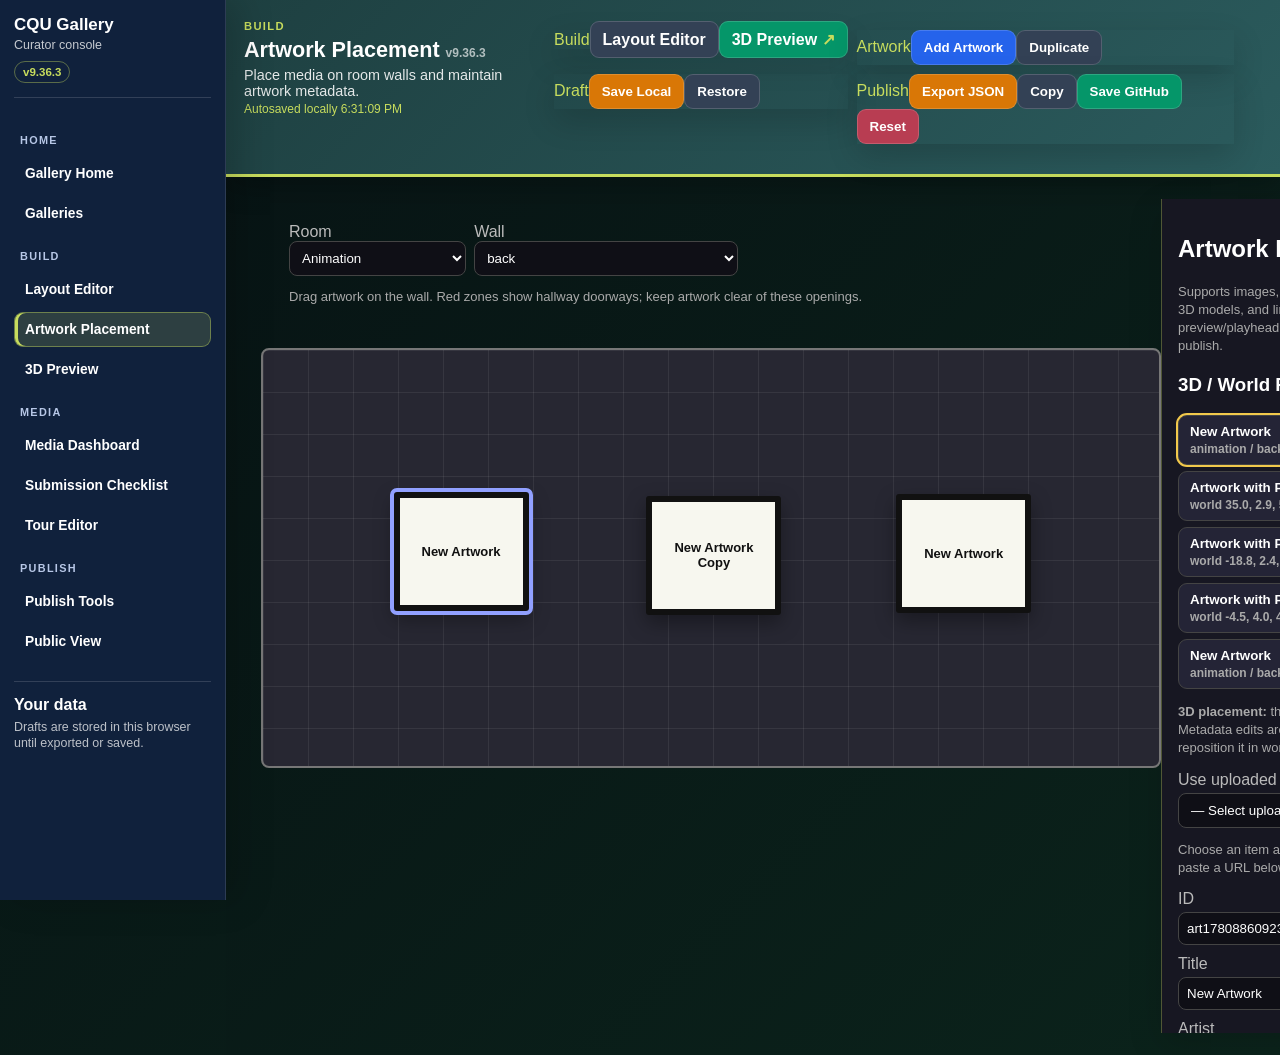
<file: artwork-editor.html>
<!DOCTYPE html><html lang="en"><head><meta charset="UTF-8"><meta name="viewport" content="width=device-width,initial-scale=1.0"><title>Artwork Placement · CQU Gallery</title><link rel="icon" href="./favicon.svg" type="image/svg+xml"><style>
body{margin:0;background:#101014;color:#eee;font-family:Arial,sans-serif}.top{padding:14px 18px;background:#171722;border-bottom:1px solid #333;display:flex;gap:10px;align-items:center;flex-wrap:wrap}.top a,.top button,.side button{background:#667eea;color:#fff;border:0;border-radius:9px;padding:8px 11px;text-decoration:none;cursor:pointer}.top button.secondary{background:#3b3b50}.top button.warn,.danger{background:#b83d52!important}.wrap{display:grid;grid-template-columns:1fr 420px;height:calc(100vh - 66px)}#wallView{position:relative;margin:28px auto;background:#272732;border:2px solid #777;border-radius:8px;width:900px;height:420px;overflow:hidden;background-image:linear-gradient(rgba(255,255,255,.07) 1px,transparent 1px),linear-gradient(90deg,rgba(255,255,255,.07) 1px,transparent 1px);background-size:45px 42px}.art{position:absolute;background:#f7f7ef;color:#111;border:6px solid #111;border-radius:3px;box-shadow:0 8px 20px rgba(0,0,0,.35);cursor:move;display:flex;align-items:center;justify-content:center;text-align:center;font-size:13px;padding:6px;box-sizing:border-box}.art.video{background:#111;color:#fff}.art.selected{outline:4px solid #91a0ff}.art.conflict{outline:4px solid #ff4d4d;box-shadow:0 0 0 4px rgba(255,77,77,.25),0 8px 20px rgba(0,0,0,.35)}.doorwayZone{position:absolute;background:rgba(255,77,77,.18);border:2px dashed rgba(255,130,130,.95);box-sizing:border-box;pointer-events:none;display:flex;align-items:center;justify-content:center;color:#ffd2d2;font-size:12px;font-weight:bold;text-shadow:0 1px 3px #000}.side{padding:16px;background:#171722;overflow:auto;border-left:1px solid #333}label{display:block;margin:10px 0 4px;color:#bbb}input,select,textarea{width:100%;box-sizing:border-box;background:#0f0f16;color:#fff;border:1px solid #444;border-radius:8px;padding:8px}.row{display:grid;grid-template-columns:1fr 1fr;gap:10px}.hint{font-size:13px;color:#aaa;line-height:1.4}.json{height:150px;font-family:monospace;font-size:12px}.toolbar{padding:14px 28px;display:flex;gap:12px;align-items:center;flex-wrap:wrap}.status{font-size:12px;color:#b8c4ff;margin-left:auto}.statement{position:absolute;background:rgba(255,255,255,.94);color:#111;border:1px solid #aaa;border-radius:3px;padding:6px;font-size:10px;box-sizing:border-box;overflow:hidden;pointer-events:none}.worldList{display:grid;gap:6px;margin:8px 0 14px}.worldItem{background:#242436!important;border:1px solid #444!important;text-align:left!important}.worldItem.selected{outline:2px solid #f2c94c}.worldMeta{display:block;color:#aaa;font-size:12px;margin-top:3px}
.placementPreview{border:1px solid rgba(199,220,93,.32);border-radius:12px;background:rgba(255,255,255,.045);padding:12px;margin:14px 0}
.placementPreview h3{margin:0 0 8px;color:#fff}
.placementPreviewFrame{min-height:170px;display:flex;align-items:center;justify-content:center;background:#070b0d;border:1px solid rgba(255,255,255,.14);border-radius:10px;overflow:hidden;position:relative}
.placementPreviewFrame img,.placementPreviewFrame video,.placementPreviewFrame iframe{max-width:100%;max-height:260px;object-fit:contain;display:block}.placementPreviewFrame iframe{width:100%;height:260px;border:0}
.placementPreviewFrame audio{width:94%}
.placementPreviewEmpty,.placementMissing{color:#cbd5e1;text-align:center;padding:18px;font-size:.9rem;line-height:1.35}.placementMissing small{display:block;color:#facc15;margin-top:4px;font-size:.75rem}
.placementPlay{position:absolute;inset:auto auto 12px 12px;background:rgba(0,0,0,.72);border:1px solid rgba(255,255,255,.24);border-radius:999px;color:#fff;font-weight:800;padding:7px 11px}
.mediaStatus{font-size:12px;margin-top:8px;color:#aeb9bf;line-height:1.35}
.mediaStatus.ok{color:#c7dc5d}.mediaStatus.warn{color:#facc15}.mediaStatus.error{color:#ff9aaa}.draftPreviewControl{margin-top:10px;padding:10px;border:1px dashed rgba(199,220,93,.45);border-radius:8px;background:rgba(0,0,0,.18)}.draftPreviewControl label{margin:0 0 6px}.draftPreviewControl input[type=file]{width:100%;color:#fff}.draftPreviewControl small{display:block;color:#cbd5e1;margin-top:6px;line-height:1.35}
.previewActions{display:flex;gap:8px;flex-wrap:wrap;margin-top:10px}
.previewActions button{margin:0}
.art.hasPreview{padding:0;background:#111;overflow:hidden;display:block}
.art.hasPreview img{width:100%;height:100%;object-fit:contain;display:block}
.art.hasPreview .artLabel{position:absolute;left:0;right:0;bottom:0;background:rgba(0,0,0,.68);color:#fff;font-size:11px;line-height:1.2;padding:3px 5px;text-align:center}
</style>
<style id="cqu-theme-overrides">
@import url("./gallery-ui.css");
:root{--cqu-green:#1e4041;--cqu-green-2:#2b5b5d;--cqu-gold:#c7dc5d;--cqu-dark:#071314;--cqu-panel:#142829;--cqu-border:rgba(199,220,93,.32)}
body{font-family:'Noto Sans','Roboto','Segoe UI',Arial,sans-serif!important}
.top,.appbar,header.hero{border-bottom:3px solid var(--cqu-gold)!important}
.panel,.card,.side,.group{border-color:var(--cqu-border)!important}
.status,.hint a,.group-title,.groupTitle,.card strong{color:var(--cqu-gold)!important}
</style>
</head><body class="curator-shell-page"><div class="curatorShell"><aside class="curatorSidebar"><div class="curatorBrand"><strong>CQU Gallery</strong><span>Curator console</span><em data-gallery-version>v9.36.3</em></div><nav class="curatorNav"><p>Home</p><a class="" href="./index.html?preview=1"><span>Gallery Home</span></a><a class="" href="./gallery-manager.html"><span>Galleries</span></a><p>Build</p><a class="" href="./layout-editor.html"><span>Layout Editor</span></a><a class="active" href="./artwork-editor.html"><span>Artwork Placement</span></a><a class="" href="./gallery-3d.html?draft=1" target="_blank" rel="noopener"><span>3D Preview</span></a><p>Media</p><a class="" href="./admin.html"><span>Media Dashboard</span></a><a class="" href="./admin.html#manage"><span>Submission Checklist</span></a><a class="" href="./admin.html#tours"><span>Tour Editor</span></a><p>Publish</p><a class="" href="./publish.html"><span>Publish Tools</span></a><a class="" href="./gallery-3d.html" target="_blank" rel="noopener"><span>Public View</span></a></nav><div class="curatorDataNote"><strong>Your data</strong><span>Drafts are stored in this browser until exported or saved.</span></div></aside><div class="curatorMain">
<div class="top pageHeader compactActions"><div class="brand"><span class="pageKicker">Build</span><h1>Artwork Placement <span data-gallery-version style="opacity:.65;font-size:12px">v9.36.3</span></h1><p>Place media on room walls and maintain artwork metadata.</p><span id="status" class="status">Autosave ready</span></div><div class="toolbar"><div class="group"><span class="groupTitle">Build</span><a class="btnNav" href="./layout-editor.html">Layout Editor</a><a id="view3d" class="btnPublish fullscreenLink" href="./gallery-3d.html?draft=1" target="_blank" rel="noopener">3D Preview</a></div><div class="group"><span class="groupTitle">Artwork</span><button id="addArt" class="btnCreate">Add Artwork</button><button id="duplicateArt" class="btnTool">Duplicate</button></div><div class="group"><span class="groupTitle">Draft</span><button id="saveDraft" class="btnSave">Save Local</button><button id="restoreDraft" class="btnNeutral">Restore</button></div><div class="group"><span class="groupTitle">Publish</span><button id="download" class="btnSave">Export JSON</button><button id="copyJson" class="btnNeutral">Copy</button><button id="saveGithub" class="btnPublish">Save GitHub</button><button id="resetRepo" class="btnDanger">Reset</button></div></div></div>
<div class="wrap"><main><div class="toolbar"><label>Room <select id="roomSel"></select></label><label>Wall <select id="wallSel"><option>front</option><option>back</option><option>left</option><option>right</option></select></label><span class="hint">Drag artwork on the wall. Red zones show hallway doorways; keep artwork clear of these openings.</span></div><div id="wallView"></div></main><aside class="side"><h2>Artwork Placement</h2><p class="hint">Supports images, YouTube, Echo360, direct video files, GLB/GLTF 3D models, and links. Direct video files show a video preview/playhead in the popup. Export or Save to GitHub to publish.</p><h3>3D / World Placements</h3><div id="worldList" class="worldList"></div><div id="form"></div><h3>Current JSON</h3><textarea id="out" class="json" readonly></textarea></aside></div>
<script src="./gallery-state.js"></script>
<script>
let layout={rooms:[{id:'main',title:'Main Gallery',width:20,depth:14,height:6}]},data=[],selected=0,drag=null;const wallView=document.getElementById('wallView'),roomSel=document.getElementById('roomSel'),wallSel=document.getElementById('wallSel'),form=document.getElementById('form'),worldList=document.getElementById('worldList'),statusEl=document.getElementById('status'),view3d=document.getElementById('view3d');
function activeGalleryId(){return new URLSearchParams(location.search).get('gallery')||(window.GalleryState?GalleryState.activeGalleryId():localStorage.getItem('active-gallery-id'))||'repo'}function activeGallery(){try{return (window.GalleryState?GalleryState.loadProjects():JSON.parse(localStorage.getItem('gallery-projects')||'[]')).find(g=>g.id===activeGalleryId())}catch(e){return null}}function editorGalleryParam(){const gid=activeGalleryId();return gid&&gid!=='repo'?'&gallery='+encodeURIComponent(gid):''}if(view3d)view3d.href='./gallery-3d.html?draft=1'+editorGalleryParam();Promise.all([fetch('./gallery-layout.json?ts='+Date.now(),{cache:'no-cache'}).then(r=>r.json()).catch(()=>layout),fetch('./gallery-data.json?ts='+Date.now(),{cache:'no-cache'}).then(r=>r.json()).catch(()=>[])]).then(([l,d])=>{const g=activeGallery();if(g&&activeGalleryId()!=='repo'){layout=window.GalleryState?GalleryState.normalizeLayout(g.layout||l):(g.layout||l);data=upgrade(g.data||[])}else{const ld=localStorage.getItem('gallery-layout-draft');layout=window.GalleryState?GalleryState.normalizeLayout(ld?JSON.parse(ld):l):(ld?JSON.parse(ld):l);data=upgrade(d);const draft=localStorage.getItem('gallery-data-draft');if(draft)data=upgrade(JSON.parse(draft));}const targetArtwork=new URLSearchParams(location.search).get('artwork');const targetIndex=targetArtwork?data.findIndex(a=>String(a.id||'')===targetArtwork):-1;if(targetIndex>=0)selected=targetIndex;initSelectors();const initial=data[selected];if(initial?.room&&[...roomSel.options].some(o=>o.value===initial.room))roomSel.value=initial.room;refreshWallOptions();const initialWall=selectedWallValueFor(initial||{});if(initialWall&&[...wallSel.options].some(o=>o.value===initialWall))wallSel.value=initialWall;render();autosave()});
function isWorldArt(a){return a?.placement==='world'||!!a?.worldPosition}function isWallMapped(a){return !isWorldArt(a)||!!(a.room&&a.wall)}
function upgrade(d){if(window.GalleryState)return GalleryState.normalizeArtworkData(d);return (d||[]).map((a,i)=>({...a,id:a.id||'art'+(i+1),title:a.title||'Untitled',artist:a.artist||'',description:a.description||'',room:a.room||a.discipline||(isWorldArt(a)?'':'main'),wall:a.wall||(isWorldArt(a)?'':'back'),x:Number(a.x??0),y:Number(a.y??3),width:Number(a.width??2),height:Number(a.height??2),mediaType:a.mediaType||a.type||'image',type:a.mediaType||a.type||'image',media:a.media||a.image||'',image:a.image||a.media||'',thumbnail:a.thumbnail||a.thumb||'',tags:a.tags||[],statementDisplay:a.statementDisplay||'popup',statementSide:a.statementSide||'right',statementWidth:Number(a.statementWidth??2.2),statementHeight:Number(a.statementHeight??1.1)}))}
function partitionLength(p){return Math.hypot(Number(p.x2||0)-Number(p.x1||0),Number(p.z2||0)-Number(p.z1||0))}function partitionBy(id){return (layout.partitions||layout.halfWalls||[]).find(p=>p.id===id)}function partitionValueParts(v=wall()){const parts=String(v||'').split(':');return {id:parts[1]||'',side:parts[2]||'front'}}function partitionRoomOptions(r){return (layout.partitions||layout.halfWalls||[]).filter(p=>{const x=(Number(p.x1||0)+Number(p.x2||0))/2,z=(Number(p.z1||0)+Number(p.z2||0))/2;return x>=r.x-r.width/2&&x<=r.x+r.width/2&&z>=r.z-r.depth/2&&z<=r.z+r.depth/2}).map(p=>`<option value="partition:${escA(p.id)}:front">Half wall: ${esc(p.title||p.label||p.id)} (front side)</option><option value="partition:${escA(p.id)}:back">Half wall: ${esc(p.title||p.label||p.id)} (back side)</option>`).join('')}function isPartitionWallValue(v=wall()){return String(v||'').startsWith('partition:')}function currentPartition(){return isPartitionWallValue()?partitionBy(partitionValueParts().id):null}function initSelectors(){roomSel.innerHTML=(layout.rooms||[]).map(r=>`<option value="${r.id}">${esc(r.title||r.id)}</option>`).join('');roomSel.onchange=()=>{refreshWallOptions();render()};wallSel.onchange=render;refreshWallOptions()}function refreshWallOptions(){const cur=wallSel.value,r=room()||{x:0,z:0,width:0,depth:0};wallSel.innerHTML='<option>front</option><option>back</option><option>left</option><option>right</option>'+partitionRoomOptions(r);if([...wallSel.options].some(o=>o.value===cur))wallSel.value=cur}function room(){return (layout.rooms||[]).find(r=>r.id===roomSel.value)||(layout.rooms||[])[0]}function wall(){return wallSel.value}function wallDims(){const r=room(),p=currentPartition();if(p)return{w:Math.max(partitionLength(p),.1),h:Number(p.height||r?.height||6)};return (wall()==='front'||wall()==='back')?{w:r.width,h:r.height}:{w:r.depth,h:r.height}}function toPxX(x){const d=wallDims();return (x+d.w/2)/d.w*900}function toPxY(y){const d=wallDims();return 420-(y/d.h*420)}function fromPxX(px){const d=wallDims();return +(px/900*d.w-d.w/2).toFixed(2)}function fromPxY(py){const d=wallDims();return +((420-py)/420*d.h).toFixed(2)}function pxW(w){return w/wallDims().w*900}function pxH(h){return h/wallDims().h*420}function fromPxW(px){return +(Number(px||0)/900*wallDims().w).toFixed(2)}function fromPxH(px){return +(Number(px||0)/420*wallDims().h).toFixed(2)}

function normalizeSlot(slot){return slot==='centre'?'center':(slot||'center')}
function normalizeWall(w){w=String(w||'').toLowerCase();const aliases={north:'back',south:'front',east:'right',west:'left',top:'front',bottom:'back'};w=aliases[w]||w;return ['front','back','left','right'].includes(w)?w:'front'}
function portalOffset(room,wall,slot){slot=normalizeSlot(slot);const long=wall==='front'||wall==='back';const span=long?room.width:room.depth;if(slot==='left'||slot==='back')return -span*.25;if(slot==='right'||slot==='front')return span*.25;return 0}
function wallOpenings(r,w){const out=[];(layout.hallways||[]).forEach(h=>{if(h.from===r.id&&normalizeWall(h.fromWall)===w)out.push({offset:portalOffset(r,w,h.fromSlot),width:Number(h.width||4)+0.35,height:Number(h.height||4)});if(h.to===r.id&&normalizeWall(h.toWall)===w)out.push({offset:portalOffset(r,w,h.toSlot),width:Number(h.width||4)+0.35,height:Number(h.height||4)});});return out}
function artOverlapsDoor(a){const r=room(), openings=wallOpenings(r,wall());const left=Number(a.x||0)-Number(a.width||2)/2,right=Number(a.x||0)+Number(a.width||2)/2,bottom=Number(a.y||3)-Number(a.height||2)/2,top=Number(a.y||3)+Number(a.height||2)/2;return openings.some(o=>{const ol=o.offset-o.width/2,or=o.offset+o.width/2;return right>ol&&left<or&&top>0&&bottom<o.height})}
function drawDoorways(){if(isPartitionWallValue())return;wallOpenings(room(),wall()).forEach(o=>{const el=document.createElement('div');el.className='doorwayZone';const left=toPxX(o.offset-o.width/2),right=toPxX(o.offset+o.width/2),top=toPxY(o.height),bottom=toPxY(0);el.style.left=left+'px';el.style.top=top+'px';el.style.width=(right-left)+'px';el.style.height=(bottom-top)+'px';el.textContent='DOORWAY / KEEP CLEAR';wallView.appendChild(el);});}
function render(){wallView.innerHTML='';drawDoorways();const items=data.map((a,i)=>({...a,i})).filter(a=>(a.room||room().id)===room().id&&(a.wall||'back')===wall());items.forEach(a=>{const el=document.createElement('div');el.className='art '+(['video','model'].includes(a.mediaType)?'video ':'')+(artOverlapsDoor(a)?' conflict ':'')+(selected===a.i?' selected':'');const ww=pxW(a.width||3),hh=pxH(a.height||1.7);el.style.width=ww+'px';el.style.height=hh+'px';el.style.left=(toPxX(Number(a.x||0))-ww/2)+'px';el.style.top=(toPxY(Number(a.y||3))-hh/2)+'px';el.innerHTML=wallArtworkPreviewHtml(a);if(wallArtworkHasPreview(a))el.classList.add('hasPreview');el.onmousedown=e=>{selected=a.i;drag={i:a.i,offX:e.offsetX,offY:e.offsetY};renderForm();render();e.preventDefault()};wallView.appendChild(el);if(['wall','both'].includes(a.statementDisplay)){drawStatement(a,ww,hh)}});out.value=JSON.stringify(data,null,2);renderForm();autosave()}
function render(){wallView.innerHTML='';drawDoorways();const items=data.map((a,i)=>({...a,i})).filter(a=>isWallMapped(a)&&(a.room||room().id)===room().id&&(a.wall||'back')===wall());items.forEach(a=>{const el=document.createElement('div');el.className='art '+(['video','model'].includes(a.mediaType)?'video ':'')+(artOverlapsDoor(a)?' conflict ':'')+(selected===a.i?' selected':'');const ww=pxW(a.width||3),hh=pxH(a.height||1.7);el.style.width=ww+'px';el.style.height=hh+'px';el.style.left=(toPxX(Number(a.x||0))-ww/2)+'px';el.style.top=(toPxY(Number(a.y||3))-hh/2)+'px';el.innerHTML=wallArtworkPreviewHtml(a);if(wallArtworkHasPreview(a))el.classList.add('hasPreview');el.onmousedown=e=>{selected=a.i;drag={i:a.i,offX:e.offsetX,offY:e.offsetY};renderForm();render();e.preventDefault()};wallView.appendChild(el);if(['wall','both'].includes(a.statementDisplay)){drawStatement(a,ww,hh)}});renderWorldList();out.value=JSON.stringify(data,null,2);renderForm();autosave()}
function renderWorldList(){const items=data.map((a,i)=>({...a,i})).filter(isWorldArt);if(!items.length){worldList.innerHTML='<p class="hint">No 3D/world placements yet.</p>';return}worldList.innerHTML=items.map(a=>{const wp=a.worldPosition||{};const loc=a.room&&a.wall?`${esc(a.room)} / ${esc(a.wall)}`:`world ${Number(wp.x||0).toFixed(1)}, ${Number(wp.y||0).toFixed(1)}, ${Number(wp.z||0).toFixed(1)}`;return `<button class="worldItem ${selected===a.i?'selected':''}" onclick="selectWorld(${a.i})"><strong>${esc(a.title||'Untitled')}</strong><span class="worldMeta">${loc}</span></button>`}).join('')}
function selectWorld(i){selected=i;const a=data[i];if(a?.room&&a?.wall){roomSel.value=a.room;wallSel.value=a.wall}render()}
function drawStatement(a,ww,hh){const box=document.createElement('div');box.className='statement';const sw=pxW(a.statementWidth||2.2),sh=pxH(a.statementHeight||1.1);let left=toPxX(a.x)-ww/2,top=toPxY(a.y)-hh/2;if(a.statementSide==='left')left-=sw+10;else if(a.statementSide==='below')top+=hh+10;else if(a.statementSide==='above')top-=sh+10;else left+=ww+10;box.style.left=left+'px';box.style.top=top+'px';box.style.width=sw+'px';box.style.height=sh+'px';box.innerHTML='<strong>'+esc(a.artist||'')+'</strong><br>'+esc(a.description||'');wallView.appendChild(box)}
document.onmousemove=e=>{if(!drag)return;const rect=wallView.getBoundingClientRect();const a=data[drag.i];a.x=fromPxX(e.clientX-rect.left);a.y=fromPxY(e.clientY-rect.top);if(isPartitionWallValue()){applyPartitionPlacement(a,currentPartition(),partitionValueParts().side)}else{a.room=room().id;a.wall=wall();delete a.surface;delete a.partitionId;delete a.partitionSide;delete a.surfaceSide}render()};document.onmouseup=()=>drag=null;
function mediaLibraryLabel(a,i){const url=a.media||a.image||a.url||'';const name=a.fileName||String(url).split('/').pop()||('Artwork '+(i+1));return (a.title||a.id||name)+' - '+(a.mediaType||a.type||'image')+' - '+name}function managedMediaOptions(){return '<option value="">— Select uploaded/managed media —</option>'+data.map((a,i)=>`<option value="${i}">${esc(mediaLibraryLabel(a,i))}${a.artist?' - '+esc(a.artist):''}</option>`).join('')}
function applyManagedMedia(idx){const src=data[Number(idx)],a=data[selected];if(!src||!a)return;['title','artist','description'].forEach(k=>a[k]=src[k]||a[k]||'');a.mediaType=src.mediaType||src.type||a.mediaType||'image';a.type=a.mediaType;a.media=portableGalleryMediaUrl(src.media||src.image||src.url||a.media||'');a.image=a.media;a.thumbnail=portableGalleryMediaUrl(src.thumbnail||src.thumb||src.localPreview||src.draftPreview||a.thumbnail||'');a.thumb=a.thumbnail;a.localPreview=src.localPreview||src.draftPreview||a.localPreview||'';a.modelScale=Number(src.modelScale||a.modelScale||1.8);a.modelAnchor=src.modelAnchor||a.modelAnchor||'wall';a.modelFallback=src.modelFallback||src.fallbackImage||a.modelFallback||'';a.modelAttribution=src.modelAttribution||a.modelAttribution||'';a.tags=Array.isArray(src.tags)?[...src.tags]:[];render()}
function renderForm(){const a=data[selected];if(!a){form.innerHTML='<p class="hint">Select or add an artwork.</p>';return}const warn=artOverlapsDoor(a)?'<div style="background:#3a1111;border:1px solid #ff7777;color:#ffd0d0;border-radius:8px;padding:8px;margin:8px 0"><strong>Doorway conflict:</strong> this artwork overlaps a hallway opening and will be hidden in the 3D gallery until moved clear.</div>':'';const modelNote=(a.mediaType||a.type)==='model'?'<p class="hint"><strong>3D model:</strong> use a direct .glb or .gltf URL. Detailed rotation and placement controls arrive in v9.30.0.</p>':'';const worldNote=(a.placement==='world'||a.worldPosition)?'<p class="hint"><strong>3D placement:</strong> this artwork was placed directly in the 3D gallery. Metadata edits are preserved here; use 3D curator mode to reposition it in world space.</p>':'';form.innerHTML=warn+modelNote+worldNote+`<label>Use uploaded / managed media</label><select id="managedMedia" onchange="applyManagedMedia(this.value)">${managedMediaOptions()}</select><p class="hint">Choose an item already added through Media Management, or paste a URL below.</p><label>ID</label><input id="id" value="${escA(a.id||'')}"><label>Title</label><input id="title" value="${escA(a.title||'')}"><label>Artist</label><input id="artist" value="${escA(a.artist||'')}"><label>Description / Artist Statement</label><textarea id="desc">${esc(a.description||'')}</textarea><div class="row"><div><label>Room</label><select id="aroom">${(layout.rooms||[]).map(r=>`<option value="${r.id}">${esc(r.title||r.id)}</option>`).join('')}</select></div><div><label>Wall</label><select id="awall"><option>front</option><option>back</option><option>left</option><option>right</option></select></div></div><div class="row"><div><label>X on wall</label><input id="x" type="number" step="0.1" value="${a.x||0}"></div><div><label>Y height</label><input id="y" type="number" step="0.1" value="${a.y||3}"></div></div><div class="row"><div><label>Artwork Width</label><input id="w" type="number" step="0.1" value="${a.width||3}"></div><div><label>Artwork Height</label><input id="h" type="number" step="0.1" value="${a.height||1.7}"></div></div><label>Statement display</label><select id="statementDisplay"><option value="popup">Popup only</option><option value="wall">On wall only</option><option value="both">Wall + popup</option><option value="none">None</option></select><label>Statement position</label><select id="statementSide"><option value="right">Right of artwork</option><option value="left">Left of artwork</option><option value="below">Below artwork</option><option value="above">Above artwork</option></select><div class="row"><div><label>Statement Width</label><input id="statementWidth" type="number" step="0.1" value="${a.statementWidth||2.2}"></div><div><label>Statement Height</label><input id="statementHeight" type="number" step="0.1" value="${a.statementHeight||1.1}"></div></div><label>Frame code</label><input id="frameCode" value="${escA(a.frameCode||'')}" placeholder="Curator-only 3D frame label"><label>Media Type</label><select id="mediaType"><option>image</option><option>youtube</option><option>echo360</option><option>video</option><option>audio</option><option>soundcloud</option><option>model</option><option>link</option></select><label>Media URL / embed URL</label><input id="media" value="${escA(a.media||a.image||'')}" placeholder="uploads/work.jpg, https://youtu.be/..., or video.mp4"><label>Thumbnail image URL</label><input id="thumbnail" value="${escA(a.thumbnail||a.thumb||'')}" placeholder="Optional preview image for video or model"><div class="row"><div><label>Model display size (m)</label><input id="modelScale" type="number" min="0.15" max="20" step="0.01" value="${Number(a.modelScale||1.8)}"></div><div><label>Model anchor</label><select id="modelAnchor"><option value="wall">wall</option><option value="floor">floor</option><option value="plinth">plinth</option></select></div></div><label>Model fallback image</label><input id="modelFallback" value="${escA(a.modelFallback||a.fallbackImage||'')}"><label>Model attribution / source</label><input id="modelAttribution" value="${escA(a.modelAttribution||'')}"><label>Tags comma separated</label><input id="tags" value="${(a.tags||[]).join(', ')}"><button onclick="saveArt()">Apply Artwork Changes</button> <button onclick="duplicateSelected()">Duplicate</button> <button class="danger" onclick="deleteArt()">Delete Artwork</button>`;aroom.value=a.room||room().id;awall.value=a.wall||wall();mediaType.value=a.mediaType||a.type||'image';statementDisplay.value=a.statementDisplay||'popup';statementSide.value=a.statementSide||'right';modelAnchor.value=a.modelAnchor||((a.surface==='partition'||a.wall)?'wall':'floor')}
function saveArt(){const a=data[selected],worldOnly=isWorldArt(a)&&!a.room&&!a.wall;a.id=v('id');a.title=v('title');a.artist=v('artist');a.description=v('desc');if(!worldOnly){a.room=v('aroom');a.wall=v('awall');a.x=n('x');a.y=n('y')}a.width=n('w');a.height=n('h');a.statementDisplay=v('statementDisplay');a.statementSide=v('statementSide');a.statementWidth=n('statementWidth');a.statementHeight=n('statementHeight');a.frameCode=v('frameCode');const mediaValue=portableGalleryMediaUrl(v('media'));a.mediaType=v('mediaType');if(isEcho360Url(mediaValue))a.mediaType='echo360';a.type=a.mediaType;a.media=mediaValue;a.image=a.media;a.thumbnail=portableGalleryMediaUrl(v('thumbnail'));a.modelScale=Number(v('modelScale'))||1.8;a.modelAnchor=v('modelAnchor');a.modelFallback=v('modelFallback');a.modelAttribution=v('modelAttribution');a.tags=v('tags').split(',').map(s=>s.trim()).filter(Boolean);autosave();out.value=JSON.stringify(data,null,2);statusEl.textContent='Applied artwork changes '+new Date().toLocaleTimeString();renderForm();renderWorldList()}function deleteArt(){data.splice(selected,1);selected=Math.max(0,selected-1);render()}function duplicateSelected(){const a=data[selected];if(!a)return;const copy=JSON.parse(JSON.stringify(a));copy.id=(a.id||'art')+'-copy';copy.title=(a.title||'Artwork')+' Copy';copy.x=+(Number(a.x||0)+.5).toFixed(2);copy.y=+(Number(a.y||3)-.1).toFixed(2);data.push(copy);selected=data.length-1;roomSel.value=copy.room;wallSel.value=copy.wall;render()}
addArt.onclick=()=>{data.push({id:'art'+(data.length+1),title:'New Artwork',artist:'Student Name',description:'',room:room().id,wall:wall(),x:0,y:3,width:3,height:1.7,mediaType:'image',type:'image',media:'',image:'',thumbnail:'',modelScale:1.8,modelAnchor:'wall',modelFallback:'',modelAttribution:'',tags:[],statementDisplay:'popup',statementSide:'right',statementWidth:2.2,statementHeight:1.1});selected=data.length-1;render()};duplicateArt.onclick=duplicateSelected;
function autosave(){try{data=upgrade(data);const gid=activeGalleryId();if(gid&&gid!=='repo'){const gs=window.GalleryState?GalleryState.loadProjects():JSON.parse(localStorage.getItem('gallery-projects')||'[]');const g=gs.find(x=>x.id===gid);if(g){g.data=data;if(window.GalleryState)GalleryState.saveProjects(gs);else{localStorage.setItem('gallery-projects',JSON.stringify(gs,null,2));localStorage.setItem('gallery-projects-dirty','1')}statusEl.textContent='Autosaved active gallery '+gid+' '+new Date().toLocaleTimeString();return}}if(window.GalleryState)GalleryState.writeDraftData(data);else localStorage.setItem('gallery-data-draft',JSON.stringify(data));statusEl.textContent='Autosaved locally '+new Date().toLocaleTimeString()}catch(e){}}saveDraft.onclick=()=>{autosave();alert('Draft saved in this browser.')};restoreDraft.onclick=()=>{const d=localStorage.getItem('gallery-data-draft');if(!d)return alert('No draft found.');data=upgrade(JSON.parse(d));render()};resetRepo.onclick=()=>{localStorage.removeItem('gallery-data-draft');location.reload()};download.onclick=()=>downloadJSON('gallery-data.json',upgrade(data));copyJson.onclick=async()=>{await navigator.clipboard.writeText(JSON.stringify(upgrade(data),null,2));alert('JSON copied.')};saveGithub.onclick=()=>saveToGitHub('gallery-data.json',upgrade(data));
async function saveToGitHub(path,obj){const owner=prompt('GitHub owner','JimboPicton');if(!owner)return;const repo=prompt('Repository name','Gallery');if(!repo)return;const branch=prompt('Branch','main')||'main';const token=prompt('Paste GitHub token with Contents read/write access');if(!token)return;const api=`https://api.github.com/repos/${owner}/${repo}/contents/${path}`;let sha;try{const cur=await fetch(api+'?ref='+branch,{headers:{Authorization:'Bearer '+token,Accept:'application/vnd.github+json'}});if(cur.ok)sha=(await cur.json()).sha;const content=btoa(unescape(encodeURIComponent(JSON.stringify(obj,null,2))));const res=await fetch(api,{method:'PUT',headers:{Authorization:'Bearer '+token,Accept:'application/vnd.github+json'},body:JSON.stringify({message:'Update '+path+' from artwork editor',content,sha,branch})});if(!res.ok)throw new Error(await res.text());alert('Saved to GitHub. GitHub Pages may take a minute to update.')}catch(e){alert('GitHub save failed: '+e.message)}}
function downloadJSON(name,obj){const a=document.createElement('a');a.href=URL.createObjectURL(new Blob([JSON.stringify(obj,null,2)],{type:'application/json'}));a.download=name;a.click()}function v(id){return document.getElementById(id).value}function n(id){return Number(v(id))}function esc(s){return String(s).replace(/[&<>]/g,c=>({'&':'&amp;','<':'&lt;','>':'&gt;'}[c]))}function escA(s){return esc(s).replace(/"/g,'&quot;')}
function extractIframeSrc(raw){const s=String(raw||'').trim();const m=s.match(/<iframe[^>]*\ssrc=["']([^"']+)["']/i)||s.match(/\ssrc=([^\s>]+)/i);return m?m[1].replace(/&amp;/g,'&').trim():''}
function cleanMediaInput(url){return extractIframeSrc(url)||String(url||'').trim()}
function portableGalleryMediaUrl(url){url=cleanMediaInput(url);const m=url.match(/^https?:\/\/jimbopicton\.github\.io\/Gallery\/(.+)$/i);return m?decodeURIComponent(m[1]).replace(/^\.\//,''):url.replace(/^\.\//,'')}function absoluteMediaUrl(url){url=portableGalleryMediaUrl(url);if(!url)return'';if(/^(https?:|data:|blob:)/i.test(url))return url;return new URL(url.replace(/^\.\//,''),location.href).href}
function youtubeId(url){const s=String(url||'');const m=s.match(/(?:youtu\.be\/|youtube\.com\/(?:watch\?v=|embed\/|shorts\/))([A-Za-z0-9_-]{6,})/);return m?m[1]:''}
function youtubeThumb(url){const id=youtubeId(url);return id?'https://img.youtube.com/vi/'+id+'/hqdefault.jpg':''}
function isExternalUrl(url){return /^https?:\/\//i.test(String(url||''))}
function isEcho360Url(url){return /echo360\./i.test(cleanMediaInput(url))}
function isEcho360PublicEmbed(url){const u=cleanMediaInput(url);return /echo360\.net\.au\/media\/[^/]+\/public/i.test(u)||/\/media\/[^/]+\/public/i.test(u)}
function isExternalLaunchMedia(a){const type=String(a?.mediaType||a?.type||'').toLowerCase(),url=cleanMediaInput(a?.media||a?.image||'');if(isEcho360PublicEmbed(url))return false;return isExternalUrl(url)&&(type==='link'||type.includes('echo')||isEcho360Url(url))}
function externalLaunchLabel(a){const url=cleanMediaInput(a?.media||a?.image||'');return isEcho360Url(url)||String(a?.mediaType||a?.type||'').toLowerCase().includes('echo')?'Echo360 media link':'External media link'}
function uniqueUrls(list){const seen=new Set();return list.map(x=>String(x||'').trim()).filter(Boolean).filter(x=>{const key=x.toLowerCase();if(seen.has(key))return false;seen.add(key);return true})}
function mediaCandidateUrls(raw){raw=portableGalleryMediaUrl(raw);if(!raw)return[];if(/^(https?:|data:|blob:)/i.test(raw))return[raw];const clean=raw.replace(/^\.\//,'').replace(/^\/+/,''),base=clean.split('/').pop(),out=[clean];if(base&&!clean.includes('/'))out.push('media/'+base,'media/images/'+base,'media/thumbnails/'+base);if(/^media\/images\//i.test(clean)&&base)out.push('media/'+base);if(/^media\/thumbnails\//i.test(clean)&&base)out.push('media/'+base);return uniqueUrls(out).map(absoluteMediaUrl)}
function previewSourcesFor(a){const type=a.mediaType||a.type||'image',media=a.media||a.image||'',thumb=a.thumbnail||a.thumb||a.localPreview||a.draftPreview||a.modelFallback||a.fallbackImage||'';let list=[];if(type==='youtube')list=[thumb,youtubeThumb(media),media];else if(['video','echo360','model','link'].includes(type))list=[thumb,media];else list=[media,thumb];return uniqueUrls(list.flatMap(mediaCandidateUrls))}
function fileToDataUrl(file){return new Promise((resolve,reject)=>{const r=new FileReader();r.onload=()=>resolve(String(r.result||''));r.onerror=()=>reject(r.error||new Error('Could not read file'));r.readAsDataURL(file)})}
function suggestedMediaPathForFile(file){const current=portableGalleryMediaUrl((document.getElementById('media')||{}).value||''),name=String(file?.name||'').replace(/[^A-Za-z0-9._-]+/g,'-');if(!name)return current||'';const folder=current.includes('/')?current.split('/').slice(0,-1).join('/'):'media';return (folder||'media')+'/'+name}
async function attachDraftPreviewFromFile(input){const file=input?.files?.[0],status=document.getElementById('placementMediaStatus');if(!file||!data[selected])return;if(!String(file.type||'').startsWith('image/')){if(status){status.className='mediaStatus warn';status.textContent='Draft preview currently supports image files. Use a thumbnail/poster image for video, audio or model records.'}return}if(file.size>3*1024*1024){if(status){status.className='mediaStatus error';status.textContent='This image is too large for a browser draft preview. Upload or resize it first, then use the relative media path.'}return}try{const a=data[selected],preview=await fileToDataUrl(file),mediaInput=document.getElementById('media'),thumbInput=document.getElementById('thumbnail');a.localPreview=preview;a.draftPreview=preview;if(!a.media&&!mediaInput?.value){a.media=suggestedMediaPathForFile(file);a.image=a.media;if(mediaInput)mediaInput.value=a.media}if(!a.thumbnail&&!thumbInput?.value){a.thumbnail=preview;a.thumb=preview;if(thumbInput)thumbInput.value=''}autosave();renderPlacementMediaPreview();render();statusEl.textContent='Attached local draft preview '+new Date().toLocaleTimeString()}catch(e){if(status){status.className='mediaStatus error';status.textContent='Could not attach local preview: '+e.message}}}
function previewSourceFor(a){return previewSourcesFor(a)[0]||''}
function previewFallbackAttr(a){return escA(previewSourcesFor(a).slice(1).join('|'))}
function galleryPreviewImageFallback(img){const list=String(img.dataset.fallbacks||'').split('|').filter(Boolean);if(list.length){img.dataset.fallbacks=list.slice(1).join('|');img.src=list[0];return}const parent=img.parentElement;if(parent){img.remove();if(!parent.querySelector('.placementMissing'))parent.insertAdjacentHTML('beforeend','<div class="placementMissing">Media file not found<small>Upload or commit this file, or choose an existing managed media item.</small></div>')}}
function previewImgMarkup(src,a){return '<img src="'+escA(src)+'" data-fallbacks="'+previewFallbackAttr(a)+'" onerror="galleryPreviewImageFallback(this)" alt="">'}
function previewArtworkFromForm(){const a=data[selected]||{};const media=document.getElementById('media'),thumb=document.getElementById('thumbnail'),type=document.getElementById('mediaType'),w=document.getElementById('w'),h=document.getElementById('h');return {...a,media:media?media.value:a.media,image:media?media.value:a.image,thumbnail:thumb?thumb.value:a.thumbnail,thumb:thumb?thumb.value:a.thumb,mediaType:type?type.value:(a.mediaType||a.type||'image'),type:type?type.value:(a.mediaType||a.type||'image'),width:w?Number(w.value||a.width||0):a.width,height:h?Number(h.value||a.height||0):a.height}}
function wallArtworkHasPreview(a){const type=a.mediaType||a.type||'image';return !!previewSourceFor(a)&&(['image','youtube','video','echo360','model','link'].includes(type)||isExternalLaunchMedia(a))}
function wallArtworkPreviewHtml(a){const type=a.mediaType||a.type||'image',src=previewSourceFor(a),title=esc(a.title||'Untitled'),launch=isExternalLaunchMedia(a);if(src&&(['image','youtube','video','echo360','model','link'].includes(type)||launch)){const play=(type==='youtube'||type==='video'||type==='echo360'||launch)?'<span class="placementPlay">&#9654;</span>':'';const badge=type==='model'?'<span class="placementPlay">3D</span>':'';return previewImgMarkup(src,a)+play+badge+'<span class="artLabel">'+title+'</span>'}return (type==='video'||type==='echo360'||launch?'&#9654;<br>':type==='model'?'3D<br>':'')+'<strong>'+title+'</strong>'}
function mediaStatusMessage(url,a=previewArtworkFromForm()){url=cleanMediaInput(url);if(!url)return{cls:'warn',text:'No media URL is set yet.'};if(isEcho360PublicEmbed(url))return{cls:'ok',text:'Public Echo360 embed saved. It will iframe inside the 3D media viewer.'};if(isExternalLaunchMedia(a))return{cls:'ok',text:externalLaunchLabel(a)+' saved. It will open in a new browser tab because protected services often block embedded playback and URL checks.'};if(/^media\//i.test(url)||/^\.\/media\//i.test(url))return{cls:'warn',text:'Repository path only. It will work publicly after the file exists in the repo and has been published.'};if(/jimbopicton\.github\.io\/Gallery\//i.test(url))return{cls:'warn',text:'This GitHub Pages URL will be saved back as a relative gallery path for future web hosting.'};if(isExternalUrl(url))return{cls:'ok',text:'External media URL saved. Browser checks may be blocked by the host even when the link opens normally.'};return{cls:'ok',text:'Previewing the current media URL.'}}
function renderPlacementMediaPreview(){const box=document.getElementById('placementPreviewFrame'),status=document.getElementById('placementMediaStatus');if(!box||!status)return;const a=previewArtworkFromForm(),type=a.mediaType||a.type||'image',url=cleanMediaInput(a.media||a.image||''),src=previewSourceFor(a),msg=mediaStatusMessage(url,a);status.className='mediaStatus '+msg.cls;status.textContent=msg.text+' Artwork size: '+(a.width||0)+' m wide x '+(a.height||0)+' m high.';if(isEcho360PublicEmbed(url)){box.innerHTML='<iframe src="'+escA(url)+'" allow="autoplay; fullscreen; picture-in-picture" allowfullscreen></iframe>';return}if(!src){if(isExternalLaunchMedia(a)&&url){box.innerHTML='<div class="placementPreviewEmpty"><strong>'+esc(externalLaunchLabel(a))+'</strong><br><a class="btnPublish" href="'+escA(url)+'" target="_blank" rel="noopener">Open media link</a><br><small>Attach a thumbnail/poster if you want a wall preview.</small></div>';return}box.innerHTML='<div class="placementPreviewEmpty">Add a media URL or choose managed media to preview scale.</div>';return}if(type==='audio'){box.innerHTML='<audio src="'+escA(src)+'" controls></audio>';return}if(type==='video'&&/\.(mp4|webm|ogg)(?:\?|$)/i.test(src)){box.innerHTML='<video src="'+escA(src)+'" controls muted preload="metadata"></video>';return}if(['youtube','video','echo360'].includes(type)||isExternalLaunchMedia(a))box.innerHTML=previewImgMarkup(src,a)+'<span class="placementPlay">&#9654;</span>';else if(type==='model')box.innerHTML=previewImgMarkup(src,a)+'<span class="placementPlay">3D</span>';else box.innerHTML=previewImgMarkup(src,a)}
function installPlacementMediaPreview(){const a=data[selected];if(!a||!form||document.getElementById('placementMediaPreview'))return;const panel=document.createElement('div');panel.id='placementMediaPreview';panel.className='placementPreview';panel.innerHTML='<h3>Media preview</h3><div id="placementPreviewFrame" class="placementPreviewFrame"></div><div id="placementMediaStatus" class="mediaStatus"></div><div class="previewActions"><button type="button" class="btnTool" onclick="renderPlacementMediaPreview()">Refresh preview</button><button type="button" class="btnNeutral" onclick="checkSelectedMediaUrl()">Check URL</button></div><div class="draftPreviewControl"><label>Attach local draft preview</label><input type="file" accept="image/*" onchange="attachDraftPreviewFromFile(this)"><small>Use this when the saved relative path is not public yet. It lets you fine tune scale now; the file still needs to be uploaded later at the saved relative path.</small></div>';const media=document.getElementById('media');const thumb=document.getElementById('thumbnail');if(thumb&&thumb.parentNode)thumb.insertAdjacentElement('afterend',panel);else form.appendChild(panel);['media','thumbnail','mediaType','w','h'].forEach(id=>{const el=document.getElementById(id);if(el)el.addEventListener('input',renderPlacementMediaPreview)});renderPlacementMediaPreview()}
async function checkSelectedMediaUrl(){const status=document.getElementById('placementMediaStatus');const a=previewArtworkFromForm(),url=cleanMediaInput(a.media||a.image||'');if(!status)return;if(isEcho360PublicEmbed(url)){status.className='mediaStatus ok';status.textContent='Public Echo360 iframe URL detected. Inline playback depends on Echo360 public access staying enabled.';return}if(isExternalLaunchMedia(a)){status.className='mediaStatus ok';status.textContent=externalLaunchLabel(a)+' retained as a launch link. Protected services such as Echo360 usually block browser fetch checks; use Open media link or 3D Preview to test viewer access.';return}const candidates=previewSourcesFor(a).filter(x=>!/^data:|^blob:/i.test(x));if(!candidates.length){status.className='mediaStatus warn';status.textContent='No public media URL to check. Local draft previews are only available in this browser.';return}status.className='mediaStatus warn';status.textContent='Checking '+candidates[0]+' ...';for(const resolved of candidates){try{let res=await fetch(resolved,{method:'HEAD',cache:'no-store'});if(!res.ok&&res.status===405)res=await fetch(resolved,{method:'GET',cache:'no-store'});if(res.ok){status.className='mediaStatus ok';status.textContent='URL found: '+resolved;return}}catch(e){}}status.className='mediaStatus error';status.textContent='Media file was not found at the saved relative paths. Upload or commit it with matching filename case, or choose an existing managed media item.'}

function applyPartitionPlacement(a,p,side='front'){if(!p)return;const x1=Number(p.x1||0),z1=Number(p.z1||0),x2=Number(p.x2||0),z2=Number(p.z2||0),len=Math.max(partitionLength(p),.1),t=(Number(a.x||0)+len/2)/len,px=x1+(x2-x1)*t,pz=z1+(z2-z1)*t,theta=Math.atan2(z2-z1,x2-x1),back=side==='back',rotY=-theta+(back?Math.PI:0),nx=(back?1:-1)*Math.sin(theta),nz=(back?-1:1)*Math.cos(theta);a.room=room().id;a.wall='partition:'+p.id+':'+side;a.surface='partition';a.partitionId=p.id;a.partitionSide=side;a.surfaceSide=side;a.placement='world';a.worldPosition={x:+(px+nx*.14).toFixed(3),y:+Math.max(1.4,Math.min(Number(a.y||3),Number(p.height||room().height||6))).toFixed(3),z:+(pz+nz*.14).toFixed(3)};a.rotY=+rotY.toFixed(4)}
function selectedWallValueFor(a){return a?.surface==='partition'&&a.partitionId?'partition:'+a.partitionId+':'+(a.partitionSide||a.surfaceSide||String(a.wall||'').split(':')[2]||'front'):(a?.wall||wall())}
render=function(){refreshWallOptions();wallView.innerHTML='';drawDoorways();const wv=wall();const items=data.map((a,i)=>({...a,i})).filter(a=>isPartitionWallValue(wv)?a.surface==='partition'&&a.partitionId===partitionValueParts(wv).id&&(a.partitionSide||a.surfaceSide||String(a.wall||'').split(':')[2]||'front')===partitionValueParts(wv).side:isWallMapped(a)&&(a.room||room().id)===room().id&&(a.wall||'back')===wv);items.forEach(a=>{const el=document.createElement('div');el.className='art '+(['video','model'].includes(a.mediaType)?'video ':'')+(!isPartitionWallValue(wv)&&artOverlapsDoor(a)?' conflict ':'')+(selected===a.i?' selected':'');const ww=pxW(a.width||3),hh=pxH(a.height||1.7);el.style.width=ww+'px';el.style.height=hh+'px';el.style.left=(toPxX(Number(a.x||0))-ww/2)+'px';el.style.top=(toPxY(Number(a.y||3))-hh/2)+'px';el.innerHTML=wallArtworkPreviewHtml(a);if(wallArtworkHasPreview(a))el.classList.add('hasPreview');el.onmousedown=e=>{selected=a.i;drag={i:a.i,offX:e.offsetX,offY:e.offsetY};renderForm();render();e.preventDefault()};wallView.appendChild(el);if(['wall','both'].includes(a.statementDisplay)){drawStatement(a,ww,hh)}});renderWorldList();out.value=JSON.stringify(data,null,2);renderForm();autosave()}
const __renderForm=renderForm;renderForm=function(){__renderForm();const a=data[selected],aw=document.getElementById('awall');installPlacementMediaPreview();if(!a||!aw)return;aw.innerHTML='<option>front</option><option>back</option><option>left</option><option>right</option>'+partitionRoomOptions(room());const val=selectedWallValueFor(a);if([...aw.options].some(o=>o.value===val))aw.value=val;aw.onchange=()=>{wallSel.value=aw.value;render()}}
saveArt=function(){const a=data[selected],wv=v('awall'),parts=partitionValueParts(wv),p=String(wv).startsWith('partition:')?partitionBy(parts.id):null;a.id=v('id');a.title=v('title');a.artist=v('artist');a.description=v('desc');a.x=n('x');a.y=n('y');if(p){applyPartitionPlacement(a,p,parts.side)}else{a.room=v('aroom');a.wall=wv;delete a.surface;delete a.partitionId;delete a.partitionSide;delete a.surfaceSide;delete a.worldPosition;delete a.placement;delete a.rotY}a.width=n('w');a.height=n('h');a.statementDisplay=v('statementDisplay');a.statementSide=v('statementSide');a.statementWidth=n('statementWidth');a.statementHeight=n('statementHeight');a.frameCode=v('frameCode');a.mediaType=v('mediaType');a.type=v('mediaType');a.media=v('media');a.image=v('media');a.thumbnail=v('thumbnail');a.modelScale=Number(v('modelScale'))||1.8;a.modelAnchor=v('modelAnchor');a.modelFallback=v('modelFallback');a.modelAttribution=v('modelAttribution');a.tags=v('tags').split(',').map(s=>s.trim()).filter(Boolean);autosave();out.value=JSON.stringify(data,null,2);statusEl.textContent='Applied artwork changes '+new Date().toLocaleTimeString();renderForm();renderWorldList()}
addArt.onclick=()=>{const a={id:'art'+(data.length+1),title:'New Artwork',artist:'Student Name',description:'',room:room().id,wall:wall(),x:0,y:3,width:2,height:2,mediaType:'image',type:'image',media:'',image:'',thumbnail:'',modelScale:1.8,modelAnchor:'wall',modelFallback:'',modelAttribution:'',tags:[],statementDisplay:'popup',statementSide:'right',statementWidth:2.2,statementHeight:1.1};if(isPartitionWallValue())applyPartitionPlacement(a,currentPartition(),partitionValueParts().side);data.push(a);selected=data.length-1;render()};
const __pixelRenderForm=renderForm;renderForm=function(){__pixelRenderForm();const a=data[selected],wInput=document.getElementById('w'),hInput=document.getElementById('h');if(!a||!wInput||!hInput)return;const wLabel=wInput.previousElementSibling,hLabel=hInput.previousElementSibling;if(wLabel)wLabel.textContent='Artwork Width (px)';if(hLabel)hLabel.textContent='Artwork Height (px)';wInput.step='1';hInput.step='1';wInput.value=Math.round(pxW(a.width||2));hInput.value=Math.round(pxH(a.height||2))}
const __pixelSaveArt=saveArt;saveArt=function(){const wInput=document.getElementById('w'),hInput=document.getElementById('h');if(wInput)wInput.value=fromPxW(Number(wInput.value||0));if(hInput)hInput.value=fromPxH(Number(hInput.value||0));__pixelSaveArt()}
</script></div></div></body></html>
</file>
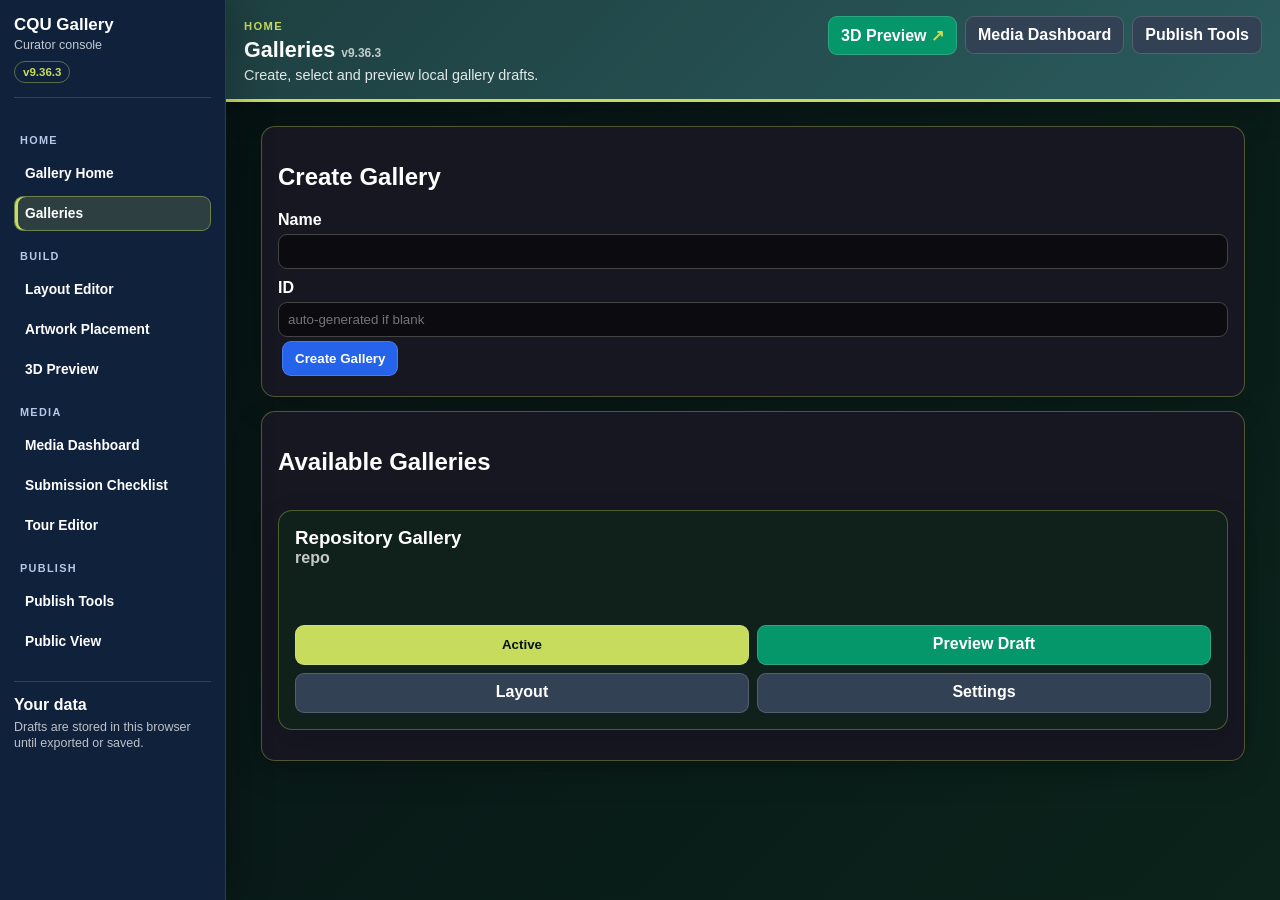
<file: gallery-manager.html>
<!DOCTYPE html>
<html lang="en">
<head>
  <meta charset="UTF-8">
  <meta name="viewport" content="width=device-width,initial-scale=1.0">
  <title>Galleries · CQU Gallery v9.35.7</title>
  <link rel="icon" href="./favicon.svg" type="image/svg+xml">
  <link rel="stylesheet" href="./gallery-ui.css">
  <style>
    body{margin:0;background:#101014;color:#eee;font-family:'Noto Sans','Segoe UI',Arial,sans-serif}
    .wrap{max-width:1050px;margin:24px auto;padding:0 18px}
    .panel,.card{background:#171722;border:1px solid #333;padding:16px;margin:14px 0}
    .grid{display:grid;grid-template-columns:repeat(auto-fit,minmax(260px,1fr));gap:14px}
    label{display:block;margin:10px 0 5px;font-weight:700}
    input,textarea,select{width:100%;background:#0b0b10;color:#fff;border:1px solid #444;border-radius:9px;padding:9px}
    button,a.btn{padding:9px 12px;margin:4px}
    .card h3{margin-top:0}
    .gallery-card{display:flex;flex-direction:column;gap:12px;min-height:220px}
    .gallery-card h3{margin:0}
    .gallery-card p{margin:0;color:rgba(255,255,255,.76);font-weight:700;word-break:break-word}
    .gallery-actions{display:grid;grid-template-columns:repeat(2,minmax(0,1fr));gap:8px;margin-top:auto}
    .gallery-actions button,.gallery-actions a.btn{display:flex;align-items:center;justify-content:center;width:100%;min-height:40px;margin:0;text-align:center;line-height:1.15}
    .gallery-actions .span2{grid-column:1/-1}
    @media(max-width:620px){.gallery-actions{grid-template-columns:1fr}.gallery-actions .span2{grid-column:auto}}
  </style>
</head>
<body class="curator-shell-page"><div class="curatorShell"><aside class="curatorSidebar"><div class="curatorBrand"><strong>CQU Gallery</strong><span>Curator console</span><em data-gallery-version>v9.35.7</em></div><nav class="curatorNav"><p>Home</p><a class="" href="./index.html?preview=1"><span>Gallery Home</span></a><a class="active" href="./gallery-manager.html"><span>Galleries</span></a><p>Build</p><a class="" href="./layout-editor.html"><span>Layout Editor</span></a><a class="" href="./artwork-editor.html"><span>Artwork Placement</span></a><a class="" href="./gallery-3d.html?draft=1" target="_blank" rel="noopener"><span>3D Preview</span></a><p>Media</p><a class="" href="./admin.html"><span>Media Dashboard</span></a><a class="" href="./admin.html#manage"><span>Submission Checklist</span></a><a class="" href="./admin.html#tours"><span>Tour Editor</span></a><p>Publish</p><a class="" href="./publish.html"><span>Publish Tools</span></a><a class="" href="./gallery-3d.html" target="_blank" rel="noopener"><span>Public View</span></a></nav><div class="curatorDataNote"><strong>Your data</strong><span>Drafts are stored in this browser until exported or saved.</span></div></aside><div class="curatorMain">
  <header class="appbar pageHeader"><div class="brand"><span class="pageKicker">Home</span><h1>Galleries <span data-gallery-version style="opacity:.72;font-size:12px">v9.35.7</span></h1><p>Create, select and preview local gallery drafts.</p></div><nav class="nav toolbarRow"><a id="enterActive" class="btnPublish fullscreenLink" href="./gallery-3d.html?draft=1" target="_blank" rel="noopener">3D Preview</a><a class="btnNav" href="./admin.html">Media Dashboard</a><a class="btnNav" href="./publish.html">Publish Tools</a></nav></header>
  <main class="wrap">
    <section class="panel">
      <h2>Create Gallery</h2>
      <label>Name</label>
      <input id="name">
      <label>ID</label>
      <input id="gid" placeholder="auto-generated if blank">
      <button class="btnCreate" onclick="createGallery()">Create Gallery</button>
    </section>
    <section class="panel">
      <h2>Available Galleries</h2>
      <div id="list" class="grid"></div>
    </section>
  </main>
  <script src="./gallery-state.js"></script>
  <script src="./version-display.js"></script>
  <script>
    function galleries(){return window.GalleryState?GalleryState.loadProjects():JSON.parse(localStorage.getItem('gallery-projects')||'[]')}
    function save(gs){if(window.GalleryState)GalleryState.saveProjects(gs);else{localStorage.setItem('gallery-projects',JSON.stringify(gs,null,2));localStorage.setItem('gallery-projects-dirty','1')}}
    function slug(s){return String(s||'gallery').toLowerCase().replace(/[^a-z0-9]+/g,'-').replace(/^-|-$/g,'')||'gallery'}
    function all(){return [{id:'repo',name:'Repository Gallery',repo:true},...galleries().filter(g=>g.id!=='repo')]}
    function q(id){return encodeURIComponent(id)}
    function activeId(){return window.GalleryState?GalleryState.activeGalleryId():(localStorage.getItem('active-gallery-id')||'repo')}
    function render(){
      const active=activeId();
      enterActive.href='./gallery-3d.html?draft=1&gallery='+q(active)+'&preview='+Date.now();
      list.innerHTML=all().map(g=>`<div class="card gallery-card ${g.id===active?'active':''}"><div><h3>${g.name||g.id}</h3><p>${g.id}</p></div><div class="gallery-actions"><button class="${g.id===active?'btnGold':'btnSave'}" onclick="setActive('${g.id}')">${g.id===active?'Active':'Set Active'}</button><a class="btn btnPublish" href="./gallery-3d.html?draft=1&gallery=${q(g.id)}&preview=${Date.now()}" target="_blank" rel="noopener">Preview Draft</a><a class="btn btnNav" href="./layout-editor.html?gallery=${q(g.id)}">Layout</a><a class="btn btnNav" href="./admin.html?gallery=${q(g.id)}">Settings</a>${g.repo?'':`<button class="btnDanger span2" onclick="del('${g.id}')">Delete</button>`}</div></div>`).join('')
    }
    function setActive(id){if(window.GalleryState)GalleryState.setActiveGalleryId(id);else localStorage.setItem('active-gallery-id',id);localStorage.setItem('active-gallery',id);render()}
    function createGallery(){const id=slug(gid.value||name.value);const gs=galleries().filter(g=>g.id!==id);gs.push({id,name:name.value||id,layout:null,data:[]});save(gs);setActive(id)}
    function del(id){if(confirm('Delete local gallery?')){save(galleries().filter(g=>g.id!==id));if(activeId()===id)setActive('repo');else render()}}
    render();
  </script>
</div></div></body>
</html>
</file>
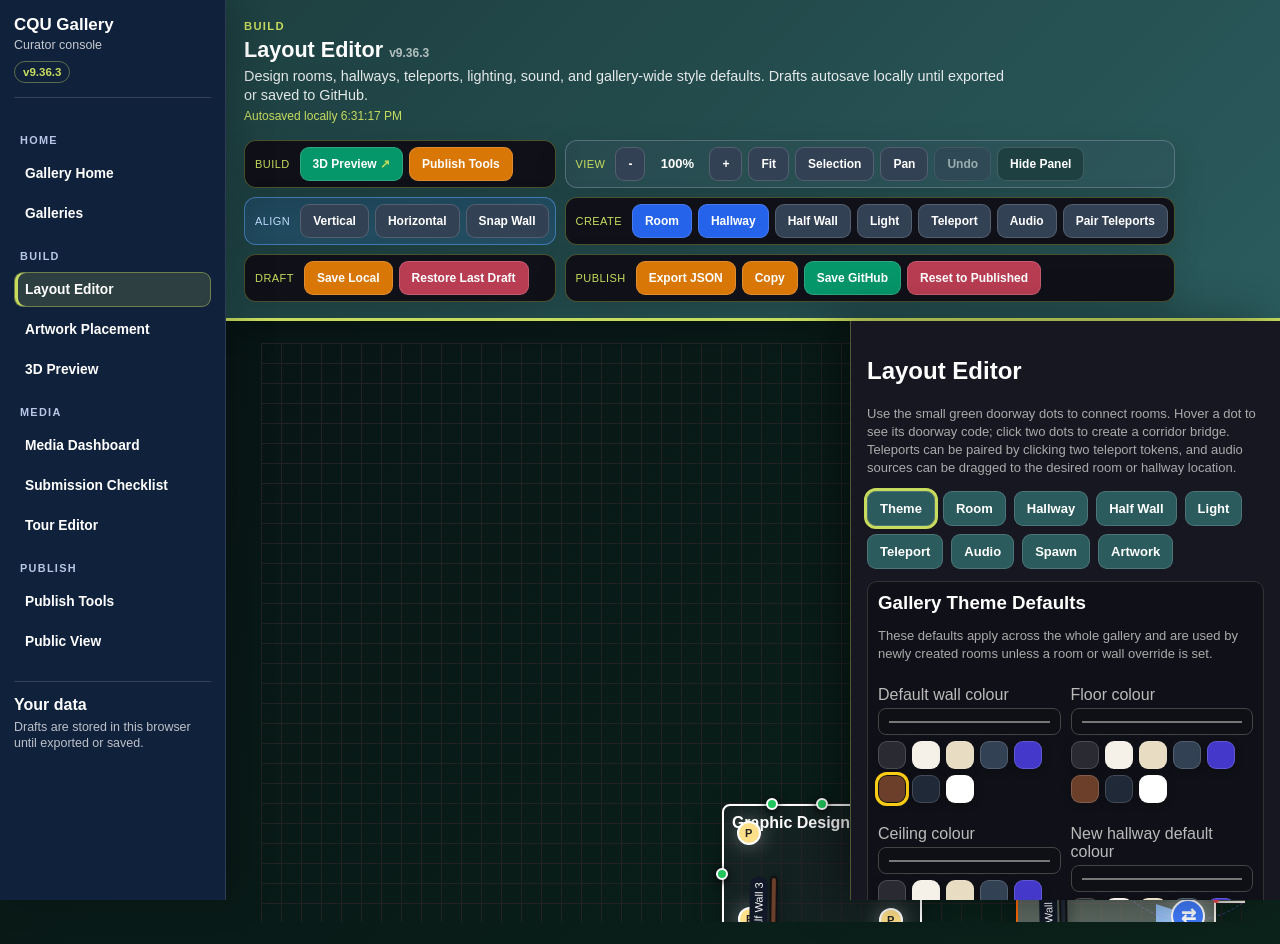
<file: layout-editor.html>
<!DOCTYPE html><html lang="en"><head><meta charset="UTF-8"><meta name="viewport" content="width=device-width,initial-scale=1.0"><title>Layout Editor · CQU Gallery</title><link rel="icon" href="./favicon.svg" type="image/svg+xml"><style>
:root{--bg:#101014;--panel:#171722;--muted:#aaa;--accent:#667eea;--line:#333}body{margin:0;background:var(--bg);color:#eee;font-family:Arial,sans-serif}.top{padding:12px 18px;background:var(--panel);border-bottom:1px solid var(--line);display:grid;grid-template-columns:1fr auto;gap:10px;align-items:start}.brand h1{font-size:18px;margin:0}.brand p{font-size:12px;color:var(--muted);margin:4px 0}.toolbar{display:flex;gap:10px;align-items:center;justify-content:flex-end;flex-wrap:wrap}.group{display:flex;gap:6px;align-items:center;padding:6px;border:1px solid #2c2c3a;border-radius:12px;background:#101018}.groupTitle{font-size:11px;color:var(--muted);text-transform:uppercase;letter-spacing:.04em;margin:0 4px}.top a,.top button,.side button{background:var(--accent);color:#fff;border:0;border-radius:9px;padding:8px 11px;text-decoration:none;cursor:pointer;font-size:13px}.secondary{background:#3b3b50!important}.warn,.danger{background:#b83d52!important}.wrap{display:grid;grid-template-columns:1fr 440px;height:calc(100vh - 86px)}#stage{position:relative;overflow:auto;background-image:linear-gradient(#222 1px,transparent 1px),linear-gradient(90deg,#222 1px,transparent 1px);background-size:20px 20px}.side{padding:16px;background:var(--panel);overflow:auto;border-left:1px solid var(--line)}#connections{position:absolute;inset:0;pointer-events:none;z-index:1}.room{position:absolute;background:rgba(102,126,234,.25);border:2px solid #91a0ff;border-radius:8px;box-shadow:0 10px 30px rgba(0,0,0,.25);cursor:move;z-index:4}.room.selected{outline:3px solid #fff}.room span{display:block;padding:8px;font-weight:bold}.portal{position:absolute;width:12px;height:12px;margin:-6px 0 0 -6px;background:#22c55e;border:2px solid white;border-radius:50%;box-shadow:0 2px 10px #000;display:flex;align-items:center;justify-content:center;font-size:0;font-weight:bold;color:#07130b;cursor:pointer;z-index:9}.portal::after{content:attr(data-label);position:absolute;top:-30px;left:50%;transform:translateX(-50%);font-size:11px;line-height:1;background:#07130b;color:#d1fae5;border:1px solid #86efac;border-radius:999px;padding:4px 7px;white-space:nowrap;opacity:0;pointer-events:none}.portal:hover{transform:scale(1.35);background:#86efac}.portal:hover::after{opacity:1}.portal.pending{background:#facc15;color:#111}.connectMode .portal{outline:3px solid rgba(250,204,21,.55)}.hall{position:absolute;background:transparent;border:0;border-top:3px dashed rgba(255,255,255,.45);border-radius:0;cursor:pointer;z-index:3;transform-origin:left center}.hall.selected{border-top-color:#facc15;filter:drop-shadow(0 0 4px #facc15)}.partition{position:absolute;height:8px;margin-top:-4px;background:#e5e7eb;border:2px solid #111;border-radius:999px;z-index:12;transform-origin:left center;cursor:move;box-shadow:0 2px 12px rgba(0,0,0,.35)}.partition.selected{outline:3px solid #facc15}.partition::after{content:attr(data-label);position:absolute;top:-22px;left:50%;transform:translateX(-50%);font-size:11px;color:#fff;background:#111827;padding:3px 6px;border-radius:999px;white-space:nowrap}.node{position:absolute;border:2px solid #fff;border-radius:50%;box-shadow:0 0 20px rgba(255,255,255,.35);cursor:move;z-index:10;display:flex;align-items:center;justify-content:center;font-weight:bold}.lightNode{width:24px;height:24px;margin:-12px 0 0 -12px;background:#ffe08a;color:#222;font-size:11px}.audioNode{width:28px;height:28px;margin:-14px 0 0 -14px;background:#8b5cf6;color:#fff;font-size:14px}.teleportNode{width:34px;height:34px;margin:-17px 0 0 -17px;background:#407cff;color:#fff;font-size:18px}.teleportNode.pairStart{background:#facc15;color:#111;box-shadow:0 0 0 4px rgba(250,204,21,.35),0 0 25px rgba(250,204,21,.7)}.spawnNode{width:30px;height:30px;margin:-28px 0 0 -15px;background:#ef4444;color:#fff;border-radius:50% 50% 50% 0;transform:rotate(-45deg);box-shadow:0 0 0 3px rgba(239,68,68,.24),0 8px 20px rgba(0,0,0,.42);border-color:#fff}.spawnNode::after{content:"";width:10px;height:10px;border-radius:50%;background:#fff;box-shadow:inset 0 0 0 2px #b91c1c}.spawnNode.selected{outline:3px solid #facc15;outline-offset:3px}.teleportPairMode .teleportNode{outline:3px solid rgba(96,165,250,.65);cursor:crosshair}.node.selected{outline:3px solid #facc15}.tabs{display:flex;gap:8px;margin:10px 0;flex-wrap:wrap}.tabs button{background:#333}.tabs button.active{background:var(--accent)}label{display:block;margin:10px 0 4px;color:#bbb}input,select,textarea{width:100%;box-sizing:border-box;background:#0f0f16;color:#fff;border:1px solid #444;border-radius:8px;padding:8px}.row{display:grid;grid-template-columns:1fr 1fr;gap:10px}.hint{font-size:13px;color:var(--muted);line-height:1.4}.sectionBox{border:1px solid #333;border-radius:10px;padding:10px;margin:12px 0;background:#101018}.sectionBox h3{margin:0 0 8px}.json{height:150px;font-family:monospace;font-size:12px}.small{font-size:12px;color:#aaa}.palette{display:flex;gap:6px;flex-wrap:wrap;margin:6px 0 12px}.swatch{width:28px;height:28px;border:2px solid rgba(255,255,255,.65);border-radius:7px;cursor:pointer;box-shadow:0 2px 8px rgba(0,0,0,.25)}.swatch.selected{outline:3px solid #facc15;border-color:#111;box-shadow:0 0 0 3px rgba(250,204,21,.45),0 2px 8px rgba(0,0,0,.25)}.status{font-size:12px;color:#b8c4ff}.mode{display:inline-block;background:#facc15;color:#111;padding:4px 8px;border-radius:999px;margin-left:6px;font-size:12px;font-weight:bold}.contextMenu{position:fixed;z-index:9999;min-width:210px;background:#151520;border:1px solid #3a3a4e;border-radius:12px;box-shadow:0 16px 40px rgba(0,0,0,.45);padding:6px;display:none}.contextMenu button{display:block;width:100%;text-align:left;background:transparent;color:#eee;border:0;border-radius:8px;padding:9px 10px;cursor:pointer;font-size:13px}.contextMenu button:hover{background:#2d2d42}.contextMenu .sep{height:1px;background:#333;margin:5px 0}.contextMenu .dangerItem{color:#ff9aaa}body.partitionMode #stage{cursor:crosshair}body.partitionMode .room,body.partitionMode .portal,body.partitionMode .hall,body.partitionMode .partition,body.partitionMode .node{pointer-events:none!important}.partitionPoint{position:absolute;width:16px;height:16px;margin:-8px 0 0 -8px;background:#facc15;border:3px solid #111;border-radius:50%;z-index:20;pointer-events:none;box-shadow:0 0 0 4px rgba(250,204,21,.35)}.partitionHint{position:absolute;background:#111827;color:#fff;border:1px solid #facc15;border-radius:8px;padding:6px 8px;font-size:12px;z-index:21;pointer-events:none;white-space:nowrap}.toolbar .group:nth-of-type(1) a{background:#334155}.toolbar .group:nth-of-type(1) a[href*="gallery-3d"]{background:#2563eb}.toolbar .group:nth-of-type(1) a[href*="publish"]{background:#7c3aed}.toolbar .group:nth-of-type(2) button{background:#2563eb}.toolbar .group:nth-of-type(2) #addPartition{background:#0891b2}.toolbar .group:nth-of-type(2) #addLight{background:#d97706}.toolbar .group:nth-of-type(2) #addTeleport{background:#7c3aed}.toolbar .group:nth-of-type(2) #addAudio{background:#8b5cf6}.toolbar .group:nth-of-type(2) #pairTeleport{background:#475569!important}.toolbar .group:nth-of-type(3) button{background:#d97706!important}.toolbar .group:nth-of-type(3) #restoreDraft{background:#475569!important}.toolbar .group:nth-of-type(4) #download{background:#7c3aed}.toolbar .group:nth-of-type(4) #copyJson{background:#475569!important}.toolbar .group:nth-of-type(4) #saveGithub{background:#059669!important}.toolbar .group:nth-of-type(4) #resetRepo{background:#b83d52!important}.tabs button{background:#333!important}.tabs button.active{background:var(--accent)!important}.palette .swatch{background:initial}
/* v9.8.8 semantic toolbar colours: green=publish/enter, orange=save/export, red=restore/reset/delete, blue=creation, neutral=navigation */
.btnNav{background:#334155!important}.btnCreate{background:#2563eb!important}.btnPublish{background:#059669!important}.btnSave{background:#d97706!important;color:#fff!important}.btnDanger{background:#b83d52!important;color:#fff!important}.btnNeutral{background:#475569!important}.btnTool{background:#1d4ed8!important}.btnLight{background:#2563eb!important}.btnHalf{background:#0ea5e9!important}
</style>
<style id="cqu-theme-overrides">
@import url("./gallery-ui.css");
:root{--cqu-green:#1e4041;--cqu-green-2:#2b5b5d;--cqu-gold:#c7dc5d;--cqu-dark:#071314;--cqu-panel:#142829;--cqu-border:rgba(199,220,93,.32)}
body{font-family:'Noto Sans','Roboto','Segoe UI',Arial,sans-serif!important}
#stage.panMode{cursor:grab}#stage.panMode.panning{cursor:grabbing}.zoomLabel{min-width:52px;text-align:center;color:#fff;font-weight:700;font-size:13px}
.top,.appbar,header.hero{border-bottom:3px solid var(--cqu-gold)!important}
.panel,.card,.side,.group{border-color:var(--cqu-border)!important}
.status,.hint a,.group-title,.groupTitle,.card strong{color:var(--cqu-gold)!important}

/* v9.8.8 semantic toolbar colours: green=publish/enter, orange=save/export, red=restore/reset/delete, blue=creation, neutral=navigation */
.btnNav{background:#334155!important}.btnCreate{background:#2563eb!important}.btnPublish{background:#059669!important}.btnSave{background:#d97706!important;color:#fff!important}.btnDanger{background:#b83d52!important;color:#fff!important}.btnNeutral{background:#475569!important}.btnTool{background:#1d4ed8!important}.btnLight{background:#2563eb!important}.btnHalf{background:#0ea5e9!important}
.top{grid-template-columns:minmax(220px,320px) minmax(0,1fr)!important;align-items:start!important;max-height:min(34vh,310px);overflow:auto}
.top .brand{min-width:0}.top .brand p{max-width:300px;line-height:1.35}.toolbar{min-width:0;justify-content:flex-start!important;align-content:flex-start}.group{min-width:0;flex-wrap:wrap;align-content:flex-start}.groupTitle{flex:0 0 auto}.top a,.top button{white-space:nowrap}.wrap{height:calc(100vh - var(--layout-top-h,86px))!important;grid-template-columns:minmax(0,1fr) minmax(340px,440px)!important}
.toolbar .group:nth-of-type(2){background:rgba(71,85,105,.14);border-color:rgba(148,163,184,.42)!important}.toolbar .group:nth-of-type(2) button{background:#475569!important}.toolbar .group:nth-of-type(3){background:rgba(37,99,235,.14);border-color:rgba(96,165,250,.55)!important}.toolbar .group:nth-of-type(3) .groupTitle{color:#bfdbfe!important}.toolbar .group:nth-of-type(3) button{background:#2563eb!important}.toolbar .group:nth-of-type(3) #addPartition{background:#0ea5e9!important}.toolbar .group:nth-of-type(3) #addLight{background:#2563eb!important}.toolbar .group:nth-of-type(3) #addTeleport,.toolbar .group:nth-of-type(3) #addAudio{background:#1d4ed8!important}.toolbar .group:nth-of-type(3) #pairTeleport{background:#475569!important}
body.inspectorCollapsed .wrap{grid-template-columns:minmax(0,1fr)!important}body.inspectorCollapsed .side{display:none!important}#toggleInspector.active{background:#1e4041!important}body.inspectorCollapsed #toggleInspector{background:#2563eb!important}
@media(max-width:1500px){.top{grid-template-columns:1fr!important;max-height:min(38vh,330px)}.top .brand p{max-width:760px}.toolbar{width:100%}.group{flex:1 1 260px}.top a,.top button{padding:7px 9px;font-size:12px}.wrap{grid-template-columns:minmax(0,1fr) minmax(320px,400px)!important}}
@media(max-height:820px){.top{max-height:30vh}.top .brand p{display:none}.wrap{height:calc(100vh - var(--layout-top-h,150px))!important}}
@media(max-width:900px){.top{position:sticky;top:0;z-index:50;max-height:45vh}.toolbar{display:grid!important;grid-template-columns:1fr 1fr}.group{flex:none}.groupTitle{flex-basis:100%}.wrap{display:block!important;height:auto!important}.side{border-left:0!important;border-top:1px solid var(--line);max-height:none}#stage{min-height:58vh}.row{grid-template-columns:1fr}}
.wrap{position:relative;display:block!important;grid-template-columns:minmax(0,1fr)!important;overflow:hidden}
#stage{height:100%;min-height:calc(100vh - var(--layout-top-h,86px))}
.side{position:fixed!important;top:var(--layout-top-h,86px);right:0;bottom:0;width:min(430px,calc(100vw - 24px));max-height:none!important;border-left:1px solid var(--cqu-border)!important;border-top:0!important;box-shadow:-18px 0 42px rgba(0,0,0,.38);transform:translateX(0);transition:transform .18s ease;z-index:60}
body.inspectorCollapsed .side{display:block!important;transform:translateX(calc(100% + 18px));pointer-events:none}
body.inspectorCollapsed .wrap{grid-template-columns:minmax(0,1fr)!important}
@media(max-width:900px){.wrap{height:calc(100vh - var(--layout-top-h,86px))!important}#stage{height:100%;min-height:100%}.side{top:var(--layout-top-h,86px);width:min(420px,calc(100vw - 18px))}}
</style>
</head><body class="curator-shell-page"><div class="curatorShell"><aside class="curatorSidebar"><div class="curatorBrand"><strong>CQU Gallery</strong><span>Curator console</span><em data-gallery-version>v9.35.7</em></div><nav class="curatorNav"><p>Home</p><a class="" href="./index.html?preview=1"><span>Gallery Home</span></a><a class="" href="./gallery-manager.html"><span>Galleries</span></a><p>Build</p><a class="active" href="./layout-editor.html"><span>Layout Editor</span></a><a class="" href="./artwork-editor.html"><span>Artwork Placement</span></a><a class="" href="./gallery-3d.html?draft=1" target="_blank" rel="noopener"><span>3D Preview</span></a><p>Media</p><a class="" href="./admin.html"><span>Media Dashboard</span></a><a class="" href="./admin.html#manage"><span>Submission Checklist</span></a><a class="" href="./admin.html#tours"><span>Tour Editor</span></a><p>Publish</p><a class="" href="./publish.html"><span>Publish Tools</span></a><a class="" href="./gallery-3d.html" target="_blank" rel="noopener"><span>Public View</span></a></nav><div class="curatorDataNote"><strong>Your data</strong><span>Drafts are stored in this browser until exported or saved.</span></div></aside><div class="curatorMain">
<div class="top pageHeader compactActions"><div class="brand"><span class="pageKicker">Build</span><h1>Layout Editor <span data-gallery-version style="opacity:.65;font-size:12px">v9.35.7</span> <span id="mode" class="mode" style="display:none"></span></h1><p>Design rooms, hallways, teleports, lighting, sound, and gallery-wide style defaults. Drafts autosave locally until exported or saved to GitHub.</p><span id="status" class="status">Autosave ready</span></div><div class="toolbar"><div class="group"><span class="groupTitle">Build</span><a class="btnPublish fullscreenLink" id="enterGallery" href="./gallery-3d.html?draft=1" target="_blank" rel="noopener">3D Preview</a><a class="btnSave" href="./publish.html">Publish Tools</a></div><div class="group"><span class="groupTitle">View</span><button id="zoomOut" class="btnNeutral" title="Zoom out">-</button><span id="zoomLabel" class="zoomLabel">100%</span><button id="zoomIn" class="btnNeutral" title="Zoom in">+</button><button id="fitGallery" class="btnNeutral" title="Fit the full gallery in view">Fit</button><button id="zoomSelection" class="btnNeutral" title="Zoom to the selected item">Selection</button><button id="panMode" class="btnNeutral" title="Toggle pan mode">Pan</button><button id="undoLayout" class="btnNeutral" title="Undo the last layout edit">Undo</button><button id="toggleInspector" class="btnNeutral" title="Show or hide the editor inspector panel">Panel</button></div><div class="group"><span class="groupTitle">Create</span><button class="btnCreate" id="addRoom">Room</button><button class="btnCreate" id="addHall">Hallway</button><button class="btnHalf" id="addPartition">Half Wall</button><button class="btnLight" id="addLight">Light</button><button class="btnTool" id="addTeleport">Teleport</button><button class="btnTool" id="addAudio">Audio</button><button id="pairTeleport" class="btnNeutral">Pair Teleports</button><button id="cancelMode" class="btnDanger" style="display:none">Cancel</button></div><div class="group"><span class="groupTitle">Draft</span><button id="saveDraft" class="btnSave" title="Save the current draft in this browser/local gallery.">Save Local</button><button id="restoreDraft" class="btnDanger" title="Reload the last locally saved draft and overwrite unsaved edits on this screen.">Restore Last Draft</button></div><div class="group"><span class="groupTitle">Publish</span><button id="download" class="btnSave">Export JSON</button><button id="copyJson" class="btnSave">Copy</button><button id="saveGithub" class="btnPublish">Save GitHub</button><button id="resetRepo" class="btnDanger" title="Discard local draft layout and reload the published repository layout file.">Reset to Published</button></div></div></div>
<div class="wrap"><main id="stage"><svg id="connections"></svg></main><aside class="side"><h2>Layout Editor</h2><p class="hint">Use the small green doorway dots to connect rooms. Hover a dot to see its doorway code; click two dots to create a corridor bridge. Teleports can be paired by clicking two teleport tokens, and audio sources can be dragged to the desired room or hallway location.</p><div class="tabs"><button id="tabTheme" class="active">Theme</button><button id="tabRoom">Room</button><button id="tabHall">Hallway</button><button id="tabPartition">Half Wall</button><button id="tabLight">Light</button><button id="tabTeleport">Teleport</button><button id="tabAudio">Audio</button><button id="tabSpawn">Spawn</button></div><div id="form"></div><h3>Current JSON</h3><textarea id="out" class="json" readonly></textarea><p class="small">GitHub save needs a fine-grained token with Contents read/write access. For GitHub Pages, exported JSON must replace <code>gallery-layout.json</code>.</p></aside></div>
<div id="contextMenu" class="contextMenu"></div>
<script src="./gallery-state.js"></script>
<script src="./version-display.js"></script>
<script>
const fallback={partitions:[],rooms:[{id:'animation',title:'Animation',x:0,z:0,width:20,depth:14,height:6,wallColor:'#2a2a33',wallColors:{},wallTexture:'',wallTextures:{},label:{text:'Animation',wall:'front',x:0,y:4.8}},{id:'games',title:'Games & Interactive Media',x:30,z:0,width:20,depth:14,height:6,wallColor:'#2a2a33',wallColors:{},wallTexture:'',wallTextures:{},label:{text:'Games & Interactive Media',wall:'front',x:0,y:4.8}}],hallways:[{id:'hall1',from:'animation',to:'games',fromWall:'right',fromSlot:'center',toWall:'left',toSlot:'center',width:4,height:4,wallColor:'#22222a'}],settings:{floorColor:'#151515',ceilingColor:'#1c1c1c',floorTexture:'',ceilingTexture:'',autoArtworkLights:true,artworkLightIntensity:.9,defaultWallColor:'#2a2a33',palette:['#2a2a33','#f5f0e8','#e8dcc2','#334155','#4338ca','#6b3f2a','#1f2937','#ffffff'],ambientLight:1.1,directionalLight:1.4,additionalLights:[{id:'light1',x:0,y:5.5,z:0,intensity:1.8,color:'#ffffff',distance:18}],teleports:[{id:'teleport1',label:'Jump to Games',x:0,z:3,size:1.4,linkedTo:'teleport2',destinationLabel:'Games & Interactive Media',triggerMode:'press',interaction:'press',radius:2.2},{id:'teleport2',label:'Return to Animation',x:30,z:3,size:1.4,linkedTo:'teleport1',destinationLabel:'Animation',triggerMode:'press',interaction:'press',radius:2.2}],audio:{enabled:false,masterVolume:.75,sources:[{id:'ambient1',label:'Gallery Ambient Bed',kind:'ambient',type:'direct',url:'',x:0,y:1.8,z:0,radius:18,volume:.5,loop:true}]}}};
let layout=structuredClone(fallback),selected=null,selectedType='theme',drag=null,mode=null,connectStart=null;let S=10,zoom=1,panEnabled=false,panDrag=null;const BASE_S=10;let OX=430,OZ=520;const stage=$('stage'),svg=$('connections'),form=$('form'),statusEl=$('status'),modeEl=$('mode');['addRoom','addHall','addPartition','addLight','addTeleport','addAudio','pairTeleport','cancelMode','zoomOut','zoomIn','zoomLabel','fitGallery','zoomSelection','panMode','toggleInspector','tabTheme','tabRoom','tabHall','tabPartition','tabLight','tabTeleport','tabAudio','tabSpawn','download','saveDraft','restoreDraft','copyJson','saveGithub','resetRepo','undoLayout'].forEach(id=>window[id]=$(id));const enterGallery=$('enterGallery');
const layoutTop=document.querySelector('.top');function updateLayoutTopHeight(){if(layoutTop)document.documentElement.style.setProperty('--layout-top-h',Math.ceil(layoutTop.getBoundingClientRect().height)+'px')}if(window.ResizeObserver&&layoutTop)new ResizeObserver(updateLayoutTopHeight).observe(layoutTop);addEventListener('resize',updateLayoutTopHeight);requestAnimationFrame(updateLayoutTopHeight);
const inspectorKey='layout-editor-inspector-collapsed';function setInspectorCollapsed(on){document.body.classList.toggle('inspectorCollapsed',!!on);if(toggleInspector){toggleInspector.classList.toggle('active',!on);toggleInspector.textContent=on?'Show Panel':'Hide Panel';toggleInspector.title=on?'Show the editor inspector panel':'Hide the editor inspector panel'}try{localStorage.setItem(inspectorKey,on?'1':'0')}catch(e){}requestAnimationFrame(()=>{updateCanvasExtent();if(selected)render(false)})}toggleInspector.onclick=()=>setInspectorCollapsed(!document.body.classList.contains('inspectorCollapsed'));setInspectorCollapsed(localStorage.getItem(inspectorKey)==='1');
function activeGalleryId(){return new URLSearchParams(location.search).get('gallery')||localStorage.getItem('active-gallery-id')||'repo'}function activeGallery(){try{return JSON.parse(localStorage.getItem('gallery-projects')||'[]').find(g=>g.id===activeGalleryId())}catch(e){return null}}async function loadInitialLayout(){const gid=activeGalleryId(),g=activeGallery();if(gid!=='repo'&&g?.layout){layout=upgrade(g.layout);render();status('Loaded active gallery: '+(g.name||gid));return}try{const r=await fetch('./gallery-layout.json',{cache:'no-cache'});layout=upgrade(r.ok?await r.json():fallback);const d=localStorage.getItem('gallery-layout-draft');if(d&&gid==='repo'&&confirm('Restore your locally saved layout draft?'))layout=upgrade(JSON.parse(d));render();}catch(e){layout=upgrade(structuredClone(fallback));render();status('Repo layout failed; safe starter loaded')}}loadInitialLayout();
function $(id){return document.getElementById(id)}function upgrade(j){j.partitions=(j.partitions||j.halfWalls||j.partitionWalls||[]).map((p,i)=>({id:p.id||'wall'+(i+1),title:p.title||p.label||'Half Wall '+(i+1),x1:+(p.x1??p.startX??-5),z1:+(p.z1??p.startZ??0),x2:+(p.x2??p.endX??5),z2:+(p.z2??p.endZ??0),height:+(p.height||6),thickness:+(p.thickness||.22),wallColor:p.wallColor||p.color||p.colour||'#f5f0e8',wallTexture:p.wallTexture||p.texture||''}));j.settings={...fallback.settings,...(j.settings||{})};const sp=normaliseSpawnPoint(j.settings.spawnPoint||j.spawnPoint);if(sp)j.settings.spawnPoint=sp;else delete j.settings.spawnPoint;j.settings.floorTexture=j.settings.floorTexture||'';j.settings.ceilingTexture=j.settings.ceilingTexture||'';j.settings.autoArtworkLights=j.settings.autoArtworkLights!==false;j.settings.artworkLightIntensity=+(j.settings.artworkLightIntensity??.9);j.settings.palette=Array.isArray(j.settings.palette)&&j.settings.palette.length?j.settings.palette:fallback.settings.palette;j.settings.additionalLights=(j.settings.additionalLights||[]).map(normaliseLightRecord);j.settings.teleports=(j.settings.teleports||[]).map((t,i)=>({id:t.id||'teleport'+(i+1),label:t.label||'Teleport '+(i+1),x:+(t.x||0),z:+(t.z||0),size:+(t.size||1.4),linkedTo:t.linkedTo||'',toX:t.toX??0,toZ:t.toZ??0,destinationLabel:t.destinationLabel||'',triggerMode:t.triggerMode||t.interaction||'press',interaction:t.interaction||t.triggerMode||'press',radius:+(t.radius||2.2)}));j.settings.audio={enabled:false,masterVolume:.75,sources:[],...(j.settings.audio||{})};j.settings.audio.sources=(j.settings.audio.sources||[]).map((a,i)=>({id:a.id||'audio'+(i+1),label:a.label||'Audio '+(i+1),kind:a.kind||'ambient',type:a.type||'direct',url:a.url||'',x:+(a.x||0),y:+(a.y||1.8),z:+(a.z||0),radius:+(a.radius||18),volume:+(a.volume??.5),loop:a.loop!==false}));j.rooms=(j.rooms||[]).map(r=>{const wc={...(r.wallColors||{}),...(r.wallColours||{}),...(r.wallcolors||{}),...(r.wallcolours||{})};['front','back','left','right'].forEach(w=>{wc[w]=wc[w]||r[w+'WallColor']||r[w+'WallColour']||r['wallColor_'+w]||r['wallColour_'+w]||''});return {...r,wallColor:r.wallColor||r.wallColour||j.settings.defaultWallColor,wallColors:wc,wallTexture:r.wallTexture||'',wallTextures:r.wallTextures||{},label:r.label||{text:r.title||r.id,wall:'front',x:0,y:4.8}}});
j.hallways=(j.hallways||[]).map((h,i)=>({id:h.id||'hall'+(i+1),from:h.from,to:h.to,fromWall:h.fromWall||'right',fromSlot:h.fromSlot||'center',toWall:h.toWall||'left',toSlot:h.toSlot||'center',width:+(h.width||4),height:+(h.height||4),wallColor:h.wallColor||h.wallColour||h.color||h.colour||j.settings.hallwayColor||'#22222a',wallTexture:h.wallTexture||h.texture||''}));return normaliseHallways(j)}
function normaliseHallways(j){
  // v9.8.8: each hallway owns its colour and route state. Remove invalid/stale links
  // created during earlier hallway experiments, and keep IDs unique after edits.
  const rooms=new Set((j.rooms||[]).map(r=>r.id)), seen=new Set();
  j.hallways=(j.hallways||[]).filter(h=>rooms.has(h.from)&&rooms.has(h.to)&&h.from!==h.to).map((h,i)=>{let id=h.id||'hall'+(i+1);while(seen.has(id))id='hall'+(i+1)+'_'+seen.size;seen.add(id);return {...h,id,wallColor:h.wallColor||j.settings.hallwayColor||'#22222a',wallTexture:h.wallTexture||''};});
  return j;
}function pxX(x){return OX+x*S}function pxZ(z){return OZ+z*S}function wx(x){return (x-OX)/S}function wz(y){return (y-OZ)/S}function status(t){statusEl.textContent=t}function setZoom(next,anchor){const oldS=S;zoom=Math.max(.35,Math.min(2.5,next));S=BASE_S*zoom;if(zoomLabel)zoomLabel.textContent=Math.round(zoom*100)+'%';stage.style.backgroundSize=(20*zoom)+'px '+(20*zoom)+'px';if(anchor){stage.scrollLeft=pxX(anchor.x)-(anchor.vx??stage.clientWidth/2);stage.scrollTop=pxZ(anchor.z)-(anchor.vz??stage.clientHeight/2)}render(false)}function viewportCenterWorld(){return{ x:wx(stage.scrollLeft+stage.clientWidth/2),z:wz(stage.scrollTop+stage.clientHeight/2),vx:stage.clientWidth/2,vz:stage.clientHeight/2}}function boundsOfItems(items){const pts=[];items.forEach(o=>{if(!o)return;if(o.width&&o.depth)pts.push([o.x-o.width/2,o.z-o.depth/2],[o.x+o.width/2,o.z+o.depth/2]);else if(o.x1!==undefined)pts.push([o.x1,o.z1],[o.x2,o.z2]);else if(o.x!==undefined)pts.push([o.x,o.z])});return pts.length?{minX:Math.min(...pts.map(p=>p[0])),maxX:Math.max(...pts.map(p=>p[0])),minZ:Math.min(...pts.map(p=>p[1])),maxZ:Math.max(...pts.map(p=>p[1]))}:null}function layoutBounds(){return boundsOfItems([...(layout.rooms||[]),...(layout.partitions||[]),...(layout.settings?.additionalLights||[]),...(layout.settings?.teleports||[]),...(layout.settings?.audio?.sources||[]),...(layout.settings?.spawnPoint?[layout.settings.spawnPoint]:[])])}function selectedBounds(){if(selectedType==='room')return boundsOfItems([roomBy(selected)]);if(selectedType==='partition')return boundsOfItems([partitionBy(selected)]);if(selectedType==='light')return boundsOfItems([lightBy(selected)]);if(selectedType==='teleport')return boundsOfItems([teleportBy(selected)]);if(selectedType==='audio')return boundsOfItems([audioBy(selected)]);if(selectedType==='spawn')return boundsOfItems([spawnBy(selected)]);if(selectedType==='hall'){const h=hallBy(selected),r=h&&corridorRoute2d(h);return r?boundsOfItems(r.segs.flat()):null}return null}function fitBounds(b){if(!b)return;const pad=6,w=Math.max(1,b.maxX-b.minX+pad),d=Math.max(1,b.maxZ-b.minZ+pad),next=Math.min(2.5,Math.max(.35,Math.min(stage.clientWidth/(w*BASE_S),stage.clientHeight/(d*BASE_S))));setZoom(next,{x:(b.minX+b.maxX)/2,z:(b.minZ+b.maxZ)/2})}function updateCanvasExtent(){const b=layoutBounds(),padWorld=10,padPx=Math.max(360,Math.round(stage.clientHeight*.45));if(b){OX=Math.max(430,Math.ceil(-(b.minX-padWorld)*S+padPx));OZ=Math.max(520,Math.ceil(-(b.minZ-padWorld)*S+padPx))}else{OX=430;OZ=520}const maxX=Math.max(stage.clientWidth+padPx*2,b?pxX(b.maxX+padWorld)+padPx:1600),maxZ=Math.max(stage.clientHeight+padPx*2,b?pxZ(b.maxZ+padWorld)+padPx:1200);svg.setAttribute('width',maxX);svg.setAttribute('height',maxZ);svg.style.width=maxX+'px';svg.style.height=maxZ+'px'}function autosave(){try{const gid=activeGalleryId();if(gid&&gid!=='repo'){const gs=JSON.parse(localStorage.getItem('gallery-projects')||'[]');const g=gs.find(x=>x.id===gid);if(g){g.layout=layout;localStorage.setItem('gallery-projects',JSON.stringify(gs,null,2));localStorage.setItem('gallery-projects-dirty','1');status('Autosaved active gallery '+gid+' '+new Date().toLocaleTimeString());return}}localStorage.setItem('gallery-layout-draft',JSON.stringify(layout));status('Autosaved locally '+new Date().toLocaleTimeString())}catch(e){}}
function render(shouldAutosave=true){stage.querySelectorAll(':scope > div').forEach(e=>e.remove());updateCanvasExtent();svg.innerHTML='';drawTeleportLinks();layout.hallways.forEach(drawHall);(layout.partitions||[]).forEach(drawPartition);layout.rooms.forEach(drawRoom);(layout.settings.additionalLights||[]).forEach(drawLight);(layout.settings.teleports||[]).forEach(drawTeleport);(layout.settings.audio?.sources||[]).forEach(drawAudio);drawSpawn(layout.settings.spawnPoint);out.value=JSON.stringify(layout,null,2);setTabs();renderForm();drawPartitionModeStart();if(shouldAutosave)autosave()}function setTabs(){document.body.classList.toggle('partitionMode',mode==='partition');cancelMode.style.display=mode?'inline-block':'none';modeEl.style.display=mode?'inline-block':'none';modeEl.textContent=mode==='partition'?'Half wall: click two grid points':mode==='hall'?'Hallway: click two doorway dots':mode==='teleport'?'Pair teleports':'';[tabTheme,tabRoom,tabHall,tabPartition,tabLight,tabTeleport,tabAudio,tabSpawn].forEach(b=>b.classList.remove('active'));({theme:tabTheme,room:tabRoom,hall:tabHall,partition:tabPartition,light:tabLight,teleport:tabTeleport,audio:tabAudio,spawn:tabSpawn}[selectedType]||tabTheme).classList.add('active');modeEl.style.display=mode?'inline-block':'none';modeEl.textContent=mode==='hall'?'Select two wall nodes':mode==='partition'?(connectStart?'Click the second point for the half wall':'Click the first point for the half wall'):mode==='teleport'?(connectStart?'Now click destination teleport':'Click first teleport, then destination'):'';cancelMode.style.display=mode?'inline-block':'none';document.body.classList.toggle('teleportPairMode',mode==='teleport');document.body.classList.toggle('connectMode',mode==='hall')}
function drawLine(x1,y1,x2,y2,cls,color,dash=false){const p=document.createElementNS('http://www.w3.org/2000/svg','path');p.setAttribute('d',`M${x1},${y1} C${(x1+x2)/2},${y1} ${(x1+x2)/2},${y2} ${x2},${y2}`);p.setAttribute('stroke',color);p.setAttribute('stroke-width','4');p.setAttribute('fill','none');p.setAttribute('stroke-linecap','round');if(dash)p.setAttribute('stroke-dasharray','9 7');p.setAttribute('marker-start','url(#arrowStart)');p.setAttribute('marker-end','url(#arrowEnd)');svg.appendChild(p)}function ensureMarkers(){if(svg.querySelector('defs'))return;svg.innerHTML='<defs><marker id="arrowEnd" markerWidth="10" markerHeight="10" refX="8" refY="3" orient="auto" markerUnits="strokeWidth"><path d="M0,0 L0,6 L9,3 z" fill="#60a5fa"/></marker><marker id="arrowStart" markerWidth="10" markerHeight="10" refX="1" refY="3" orient="auto" markerUnits="strokeWidth"><path d="M9,0 L9,6 L0,3 z" fill="#60a5fa"/></marker></defs>'}
function drawTeleportLinks(){ensureMarkers();const seen=new Set();(layout.settings.teleports||[]).forEach(t=>{if(!t.linkedTo)return;const other=teleportBy(t.linkedTo);if(!other)return;const key=[t.id,other.id].sort().join('|');if(seen.has(key))return;seen.add(key);drawLine(pxX(t.x),pxZ(t.z),pxX(other.x),pxZ(other.z),'tp','#60a5fa',true)})}function wallOutwardVector2d(w){w=String(w||'').toLowerCase();if(w==='front')return{x:0,z:1};if(w==='back')return{x:0,z:-1};if(w==='left')return{x:-1,z:0};return{x:1,z:0}}function addv2d(p,n,d){return{x:p.x+n.x*d,z:p.z+n.z*d}}function routeHallSegments2d(p1,p2,fw,tw,width){const n1=wallOutwardVector2d(fw),n2=wallOutwardVector2d(tw),stub=Math.max(Number(width||4)*.7,.9);const s1=addv2d(p1,n1,stub),e1=addv2d(p2,n2,stub);const preferX=Math.abs(n1.x)+Math.abs(n2.x)>=Math.abs(n1.z)+Math.abs(n2.z);const bend=preferX?{x:e1.x,z:s1.z}:{x:s1.x,z:e1.z};const pts=[p1,s1,bend,e1,p2].filter((p,i,a)=>i===0||Math.hypot(p.x-a[i-1].x,p.z-a[i-1].z)>.05);const segs=[];for(let i=0;i<pts.length-1;i++)segs.push([pts[i],pts[i+1]]);return segs}function corridorRoute2d(h){const a=roomBy(h.from),b=roomBy(h.to);if(!a||!b)return null;const p1=portalWorld(a,h.fromWall,h.fromSlot),p2=portalWorld(b,h.toWall,h.toSlot),width=+(h.width||4);return{p1,p2,segs:routeHallSegments2d(p1,p2,h.fromWall,h.toWall,width),width}}function drawHallRect(seg,width,h){const[a,b]=seg;const horizontal=Math.abs(b.x-a.x)>=Math.abs(b.z-a.z);const x=Math.min(a.x,b.x),z=Math.min(a.z,b.z);const len=horizontal?Math.abs(b.x-a.x):Math.abs(b.z-a.z);const el=div('hall '+(selected===h.id?'selected':''),horizontal?pxX(x):pxX(a.x-width/2),horizontal?pxZ(a.z-width/2):pxZ(z),horizontal?len*S:width*S,horizontal?width*S:len*S);el.style.transform='none';el.style.background=colourWithAlpha(h.wallColor||layout.settings.hallwayColor||'#22222a',.2);el.style.border='2px solid '+(h.wallColor||layout.settings.hallwayColor||'#60a5fa');el.title=h.id+' orthogonal rectangular hallway conduit';el.onclick=e=>{e.stopPropagation();select('hall',h.id)};el.oncontextmenu=e=>showContext(e,'hall',h.id);stage.appendChild(el)}function drawPortalOpeningMarker(pt,wall,width){const horizontal=wall==='front'||wall==='back';const m=div('portalOpening',horizontal?pxX(pt.x-width/2):pxX(pt.x)-3,horizontal?pxZ(pt.z)-3:pxZ(pt.z-width/2),horizontal?width*S:6,horizontal?6:width*S);m.style.cssText+=';position:absolute;background:#ef4444;z-index:8;pointer-events:none;border-radius:3px';stage.appendChild(m)}function drawHall(h){const r=corridorRoute2d(h);if(!r)return;
  // v9.8.8: draw one visual hallway union. Do not draw a separate bordered box per
  // segment, because those borders looked like real dividing walls after room moves.
  const rects=r.segs.map(seg=>rectFromHallSeg(seg,r.width)).filter(Boolean);
  drawHallUnion(rects,h);
  drawPortalOpeningMarker(r.p1,h.fromWall||'right',r.width);drawPortalOpeningMarker(r.p2,h.toWall||'left',r.width)}
function rectFromHallSeg(seg,width){const[a,b]=seg;const horizontal=Math.abs(b.x-a.x)>=Math.abs(b.z-a.z);const join=.06;if(horizontal){const len=Math.abs(b.x-a.x)+join*2;if(len<=.05)return null;return{x1:Math.min(a.x,b.x)-join,x2:Math.max(a.x,b.x)+join,z1:a.z-width/2,z2:a.z+width/2};}const len=Math.abs(b.z-a.z)+join*2;if(len<=.05)return null;return{x1:a.x-width/2,x2:a.x+width/2,z1:Math.min(a.z,b.z)-join,z2:Math.max(a.z,b.z)+join};}
function drawHallUnion(rects,h){rects.forEach(r=>{const el=div('hall '+(selected===h.id?'selected':''),pxX(r.x1),pxZ(r.z1),(r.x2-r.x1)*S,(r.z2-r.z1)*S);el.style.transform='none';el.style.background=colourWithAlpha(h.wallColor||layout.settings.hallwayColor||'#22222a',.24);el.style.border='0';el.style.outline='2px solid '+(h.wallColor||layout.settings.hallwayColor||'#60a5fa');el.style.outlineOffset='-2px';el.title=h.id+' rectangular hallway conduit';el.onclick=e=>{e.stopPropagation();select('hall',h.id)};el.oncontextmenu=e=>showContext(e,'hall',h.id);stage.appendChild(el)})}function colourWithAlpha(hex,a=.32){const m=String(hex||'').trim().match(/^#?([0-9a-f]{6})$/i);if(!m)return 'rgba(102,126,234,.25)';const n=parseInt(m[1],16),r=(n>>16)&255,g=(n>>8)&255,b=n&255;return `rgba(${r},${g},${b},${a})`}function applyRoomPreviewStyle(el,r){const base=r.wallColor||layout.settings.defaultWallColor||'#667eea',wc=r.wallColors||{};el.style.background=colourWithAlpha(base,.34);el.style.borderColor=base;el.style.borderTopColor=wc.front||base;el.style.borderBottomColor=wc.back||base;el.style.borderLeftColor=wc.left||base;el.style.borderRightColor=wc.right||base;}function drawRoom(r){const el=div('room '+(selected===r.id?'selected':''),pxX(r.x-r.width/2),pxZ(r.z-r.depth/2),r.width*S,r.depth*S);applyRoomPreviewStyle(el,r);el.innerHTML=`<span>${esc(r.title||r.id)}</span>`;el.onpointerdown=e=>startDrag(e,'room',r.id);el.onclick=e=>{e.stopPropagation();select('room',r.id)};el.oncontextmenu=e=>showContext(e,'room',r.id);stage.appendChild(el);portalList(r).forEach((p,i)=>{const pt=portalWorld(r,p.wall,p.slot);const n=div('portal '+(connectStart&&connectStart.room===r.id&&connectStart.wall===p.wall&&connectStart.slot===p.slot?'pending':''),pxX(pt.x),pxZ(pt.z),12,12);n.textContent='';n.dataset.label=nodeNumber(r,i,p);n.title=`${nodeNumber(r,i,p)} — ${r.title||r.id}: ${p.wall} ${p.slot}`;n.onclick=e=>{e.stopPropagation();portalClick(r,p)};stage.appendChild(n)})}function drawPartition(p){const dx=p.x2-p.x1,dz=p.z2-p.z1,len=Math.hypot(dx,dz);if(len<.1)return;const el=div('partition '+(selected===p.id?'selected':''),pxX(p.x1),pxZ(p.z1),len*S,8);el.style.transform=`rotate(${Math.atan2(dz,dx)}rad)`;el.style.background=p.wallColor||'#f5f0e8';el.dataset.label=p.title||p.id;el.title='Half wall / movable gallery partition — drag to move; right-click to delete';el.onpointerdown=e=>startDrag(e,'partition',p.id);el.onclick=e=>{e.stopPropagation();select('partition',p.id)};el.oncontextmenu=e=>showContext(e,'partition',p.id);stage.appendChild(el)}function drawLight(l){const el=div('node lightNode '+(selected===l.id?'selected':''),pxX(l.x),pxZ(l.z),24,24);el.textContent='✦';el.title=l.label||l.id;el.onpointerdown=e=>startDrag(e,'light',l.id);el.onclick=e=>{e.stopPropagation();select('light',l.id)};el.oncontextmenu=e=>showContext(e,'light',l.id);stage.appendChild(el)}function drawTeleport(t){const cls='node teleportNode '+(selected===t.id?'selected ':'')+(connectStart&&connectStart.teleport===t.id?'pairStart ':'');const el=div(cls,pxX(t.x),pxZ(t.z),34,34);el.textContent='⇄';el.title=(mode==='teleport'?(connectStart?'Click to set as destination teleport':'Click to set as starting teleport'):'Drag to move; click to edit')+' — '+(t.label||t.id)+(t.linkedTo?' → '+(teleportBy(t.linkedTo)?.label||t.linkedTo):'');el.onpointerdown=e=>{if(mode==='teleport'){e.stopPropagation();return}startDrag(e,'teleport',t.id)};el.onclick=e=>{e.stopPropagation();teleportClick(t)};el.oncontextmenu=e=>showContext(e,'teleport',t.id);stage.appendChild(el)}function drawAudio(a){const el=div('node audioNode '+(selected===a.id?'selected':''),pxX(a.x),pxZ(a.z),28,28);el.textContent=a.kind==='narration'?'🎙':'♪';el.title=a.label||a.id;el.onpointerdown=e=>startDrag(e,'audio',a.id);el.onclick=e=>{e.stopPropagation();select('audio',a.id)};el.oncontextmenu=e=>showContext(e,'audio',a.id);stage.appendChild(el);const rad=document.createElement('div');rad.style.cssText=`position:absolute;left:${pxX(a.x-a.radius)}px;top:${pxZ(a.z-a.radius)}px;width:${a.radius*2*S}px;height:${a.radius*2*S}px;border:1px dashed rgba(139,92,246,.45);border-radius:50%;pointer-events:none;z-index:2`;stage.appendChild(rad)}function drawSpawn(s){if(!s)return;const el=div('node spawnNode '+(selectedType==='spawn'?'selected':''),pxX(s.x),pxZ(s.z),30,30);el.title='Viewer spawn point - drag to reposition; right-click to edit/delete';el.onpointerdown=e=>startDrag(e,'spawn','spawn');el.onclick=e=>{e.stopPropagation();select('spawn','spawn')};el.oncontextmenu=e=>showContext(e,'spawn','spawn');stage.appendChild(el)}function div(cls,x,y,w,h){const e=document.createElement('div');e.className=cls;e.style.left=x+'px';e.style.top=y+'px';e.style.width=w+'px';e.style.height=h+'px';return e}
function portalList(r){return[{wall:'front',slot:'left'},{wall:'front',slot:'center'},{wall:'front',slot:'right'},{wall:'right',slot:'center'},{wall:'back',slot:'right'},{wall:'back',slot:'center'},{wall:'back',slot:'left'},{wall:'left',slot:'center'}]}function wallCode(w){return ({front:'F',back:'B',left:'L',right:'R'}[String(w||'').toLowerCase()]||'?')}function nodeNumber(r,i,p){const n=portalList(r).filter(x=>x.wall===p.wall).findIndex(x=>x.slot===p.slot)+1;return 'R'+(layout.rooms.indexOf(r)+1)+'-'+wallCode(p.wall)+'-'+Math.max(1,n)}function portalWorld(r,wall,slot){const long=wall==='front'||wall==='back',span=long?r.width:r.depth;let off=slot==='left'||slot==='back'?-span*.25:slot==='right'||slot==='front'?span*.25:0;if(wall==='front')return{x:r.x+off,z:r.z+r.depth/2};if(wall==='back')return{x:r.x+off,z:r.z-r.depth/2};if(wall==='left')return{x:r.x-r.width/2,z:r.z+off};return{x:r.x+r.width/2,z:r.z+off}}function roomBy(id){return layout.rooms.find(x=>x.id===id)}function hallBy(id){return layout.hallways.find(x=>x.id===id)}function lightBy(id){return layout.settings.additionalLights.find(x=>x.id===id)}function teleportBy(id){return layout.settings.teleports.find(x=>x.id===id)}function audioBy(id){return layout.settings.audio.sources.find(x=>x.id===id)}function spawnBy(id){return id==='spawn'?layout.settings.spawnPoint:null}function partitionBy(id){return (layout.partitions||[]).find(x=>x.id===id)}function select(t,id){selectedType=t;selected=id;mode=null;connectStart=null;render()}function portalClick(r,p){if(mode!=='hall')return; if(!connectStart){connectStart={room:r.id,wall:p.wall,slot:p.slot};render();return} if(connectStart.room===r.id){alert('Choose a node on a different room.');return}const id='hall'+(layout.hallways.length+1);layout.hallways.push({id,from:connectStart.room,to:r.id,fromWall:connectStart.wall,fromSlot:connectStart.slot,toWall:p.wall,toSlot:p.slot,width:4,height:4,wallColor:layout.settings.hallwayColor||'#22222a'});normaliseHallways(layout);select('hall',id)}function teleportClick(t){if(mode!=='teleport'){select('teleport',t.id);return}if(!connectStart){connectStart={teleport:t.id};selectedType='teleport';selected=t.id;status('Selected '+(t.label||t.id)+'. Now click the destination teleport.');render();return}if(connectStart.teleport===t.id){status('That is already the starting teleport. Click a different teleport token.');return}const a=teleportBy(connectStart.teleport),b=t;if(!a||!b){mode=null;connectStart=null;render();return}a.linkedTo=b.id;b.linkedTo=a.id;a.destinationLabel=b.label||b.id;b.destinationLabel=a.label||a.id;mode=null;connectStart=null;selectedType='teleport';selected=a.id;status('Paired '+(a.label||a.id)+' ⇄ '+(b.label||b.id)+'.');render()}

function stageWorldFromEvent(e){const rect=stage.getBoundingClientRect();return{x:+(((e.clientX-rect.left)+stage.scrollLeft-OX)/S).toFixed(2),z:+(((e.clientY-rect.top)+stage.scrollTop-OZ)/S).toFixed(2)}}
function uniqueId(base,arr){let i=1,id=base+i;const ids=new Set(arr.map(o=>o.id));while(ids.has(id)){i++;id=base+i}return id}
function addRoomAt(x,z){const id=uniqueId('room',layout.rooms);layout.rooms.push({id,title:'New Room',x,z,width:20,depth:14,height:6,wallColor:layout.settings.defaultWallColor,wallColors:{},wallTexture:'',wallTextures:{},label:{text:'New Room',wall:'front',x:0,y:4.8}});select('room',id)}
function addLightAt(x,z){const id=uniqueId('light',layout.settings.additionalLights);layout.settings.additionalLights.push(defaultLightRecord(id,x,z));select('light',id)}
function addTeleportAt(x,z){const id=uniqueId('teleport',layout.settings.teleports);layout.settings.teleports.push({id,label:'Teleport '+(layout.settings.teleports.length+1),x,z,size:1.4,linkedTo:'',toX:0,toZ:0,destinationLabel:''});select('teleport',id)}
function addAudioAt(x,z){const id=uniqueId('audio',layout.settings.audio.sources);layout.settings.audio.sources.push({id,label:'Audio '+(layout.settings.audio.sources.length+1),kind:'ambient',type:'direct',url:'',x,y:1.8,z,radius:18,volume:.5,loop:true});select('audio',id)}function normaliseSpawnPoint(s){if(!s)return null;const x=Number(s.x),z=Number(s.z);if(!Number.isFinite(x)||!Number.isFinite(z))return null;let rotY=Number(s.rotY??s.rotationY??s.rotation??0);if(!Number.isFinite(rotY))rotY=0;return{id:'spawn',label:s.label||'Viewer spawn',x:+x.toFixed(2),z:+z.toFixed(2),rotY:+rotY.toFixed(4)}}function setSpawnAt(x,z){layout.settings.spawnPoint=normaliseSpawnPoint({x,z,rotY:layout.settings.spawnPoint?.rotY||0});selectedType='spawn';selected='spawn';render();status('Viewer spawn point set. Drag the red pin to reposition it.')}function addSpawnAt(x,z){setSpawnAt(x,z)}
function cloneObj(o){return JSON.parse(JSON.stringify(o))}
function duplicateObject(type,id){if(type==='spawn')return;let n;if(type==='room'){const r=cloneObj(roomBy(id));if(!r)return;r.id=uniqueId(r.id+'_copy',layout.rooms);r.title=(r.title||r.id)+' Copy';r.x+=3;r.z+=3;layout.rooms.push(r);select('room',r.id)}else if(type==='hall'){const h=cloneObj(hallBy(id));if(!h)return;h.id=uniqueId(h.id+'_copy',layout.hallways);layout.hallways.push(h);select('hall',h.id)}else if(type==='light'){const l=cloneObj(lightBy(id));if(!l)return;l.id=uniqueId(l.id+'_copy',layout.settings.additionalLights);l.x+=2;l.z+=2;layout.settings.additionalLights.push(l);select('light',l.id)}else if(type==='teleport'){const t=cloneObj(teleportBy(id));if(!t)return;t.id=uniqueId(t.id+'_copy',layout.settings.teleports);t.label=(t.label||t.id)+' Copy';t.linkedTo='';t.x+=2;t.z+=2;layout.settings.teleports.push(t);select('teleport',t.id)}else if(type==='audio'){const a=cloneObj(audioBy(id));if(!a)return;a.id=uniqueId(a.id+'_copy',layout.settings.audio.sources);a.label=(a.label||a.id)+' Copy';a.x+=2;a.z+=2;layout.settings.audio.sources.push(a);select('audio',a.id)}else if(type==='partition'){const p=cloneObj(partitionBy(id));if(!p)return;layout.partitions=layout.partitions||[];p.id=uniqueId(p.id+'_copy',layout.partitions);p.title=(p.title||p.id)+' Copy';p.x1+=2;p.z1+=2;p.x2+=2;p.z2+=2;layout.partitions.push(p);select('partition',p.id)}}
function copyObjectJson(type,id){const obj={room:roomBy,hall:hallBy,light:lightBy,teleport:teleportBy,audio:audioBy,partition:partitionBy,spawn:spawnBy}[type]?.(id);if(!obj)return;navigator.clipboard?.writeText(JSON.stringify(obj,null,2));status('Copied '+type+' JSON to clipboard')}
function deleteObject(type,id){if(!confirm('Delete this '+type+'?'))return;selected=id;selectedType=type;({room:deleteRoom,hall:deleteHall,partition:deletePartition,light:deleteLight,teleport:deleteTeleport,audio:deleteAudio,spawn:deleteSpawn}[type]||(()=>{}))()}function rotatePartitionByDegrees(id,degrees){const p=partitionBy(id);if(!p)return;if(typeof pushLayoutUndo==='function')pushLayoutUndo('rotate half wall');const cx=(Number(p.x1)+Number(p.x2))/2,cz=(Number(p.z1)+Number(p.z2))/2,dx=(Number(p.x2)-Number(p.x1))/2,dz=(Number(p.z2)-Number(p.z1))/2,a=Number(degrees||0)*Math.PI/180,ca=Math.cos(a),sa=Math.sin(a),rx=dx*ca-dz*sa,rz=dx*sa+dz*ca;p.x1=+(cx-rx).toFixed(2);p.z1=+(cz-rz).toFixed(2);p.x2=+(cx+rx).toFixed(2);p.z2=+(cz+rz).toFixed(2);if(Math.abs(degrees)%90===0&&typeof snapPartitionEndpoints==='function')snapPartitionEndpoints(p);selectedType='partition';selected=p.id;normaliseHallways(layout);render();status('Rotated half wall '+degrees+' degrees.')}
function hideContext(){const m=$('contextMenu');if(m)m.style.display='none'}

function roomAtPoint(p){return (layout.rooms||[]).find(r=>p.x>=r.x-r.width/2&&p.x<=r.x+r.width/2&&p.z>=r.z-r.depth/2&&p.z<=r.z+r.depth/2)}
function addContextToolsForPoint(p,allowRoom){return `${allowRoom?`<button onclick="addRoomAt(${p.x},${p.z});hideContext()">Add Room Here</button>`:''}<button onclick="addLightAt(${p.x},${p.z});hideContext()">Add Light Here</button><button onclick="addPartitionAt(${p.x},${p.z});hideContext()">Add Half Wall Here</button><button onclick="addTeleportAt(${p.x},${p.z});hideContext()">Add Teleport Here</button><button onclick="addAudioAt(${p.x},${p.z});hideContext()">Add Audio Source Here</button><button onclick="setSpawnAt(${p.x},${p.z});hideContext()">${layout.settings?.spawnPoint?'Move':'Set'} Viewer Spawn Here</button>`}
function showContext(e,type,id){e.preventDefault();e.stopPropagation();hideContext();select(type,id);const p=stageWorldFromEvent(e),m=$('contextMenu');let html=`<button onclick="select('${type}','${id}');hideContext()">Edit ${cap(type)}</button>`;
if(type==='room'){
  html+=`<div class="sep"></div>${addContextToolsForPoint(p,false)}<div class="sep"></div>`;
}else if(type==='spawn'){
  html+=`<button onclick="copyObjectJson('spawn','spawn');hideContext()">Copy JSON</button><div class="sep"></div>`;
}else{
  if(type==='partition'){html+=`<button onclick="rotatePartitionByDegrees('${id}',-15);hideContext()">Rotate 15 degrees left</button><button onclick="rotatePartitionByDegrees('${id}',15);hideContext()">Rotate 15 degrees right</button><button onclick="rotatePartitionByDegrees('${id}',-90);hideContext()">Rotate 90 degrees left</button><button onclick="rotatePartitionByDegrees('${id}',90);hideContext()">Rotate 90 degrees right</button><div class="sep"></div>`;}html+=`<button onclick="duplicateObject('${type}','${id}');hideContext()">Duplicate ${cap(type)}</button><button onclick="copyObjectJson('${type}','${id}');hideContext()">Copy JSON</button><div class="sep"></div>`;
}
html+=`<button class="dangerItem" onclick="deleteObject('${type}','${id}');hideContext()">Delete ${cap(type)}</button>`;
m.innerHTML=html;m.style.left=Math.min(e.clientX,window.innerWidth-230)+'px';m.style.top=Math.min(e.clientY,window.innerHeight-240)+'px';m.style.display='block'}
function showStageContext(e){e.preventDefault();hideContext();const p=stageWorldFromEvent(e),m=$('contextMenu');const inside=!!roomAtPoint(p);m.innerHTML=`${addContextToolsForPoint(p,!inside)}<div class="sep"></div><button onclick="hideContext()">Cancel</button>`;m.style.left=Math.min(e.clientX,window.innerWidth-230)+'px';m.style.top=Math.min(e.clientY,window.innerHeight-240)+'px';m.style.display='block'}
function startDrag(e,type,id){if(e.button!==0)return;e.stopPropagation();select(type,id);drag={type,id,startX:e.clientX,startY:e.clientY};document.addEventListener('pointermove',moveDrag);document.addEventListener('pointerup',stopDrag,{once:true})}function moveDrag(e){if(!drag)return;const dx=(e.clientX-drag.startX)/S,dz=(e.clientY-drag.startY)/S;drag.startX=e.clientX;drag.startY=e.clientY;const obj={room:roomBy,light:lightBy,teleport:teleportBy,audio:audioBy,partition:partitionBy,spawn:spawnBy}[drag.type](drag.id);if(obj){if(drag.type==='partition'){obj.x1=+(obj.x1+dx).toFixed(2);obj.z1=+(obj.z1+dz).toFixed(2);obj.x2=+(obj.x2+dx).toFixed(2);obj.z2=+(obj.z2+dz).toFixed(2)}else{obj.x=+(obj.x+dx).toFixed(2);obj.z=+(obj.z+dz).toFixed(2)}render()}}function stopDrag(){normaliseHallways(layout);drag=null;document.removeEventListener('pointermove',moveDrag);render()}function drawPartitionModeStart(){stage.querySelectorAll('.partitionPoint,.partitionHint').forEach(e=>e.remove());if(mode==='partition'&&connectStart){const m=div('partitionPoint',pxX(connectStart.x),pxZ(connectStart.z),16,16);stage.appendChild(m);const h=div('partitionHint',pxX(connectStart.x)+12,pxZ(connectStart.z)-30,220,24);h.textContent='Start point set — click the end point';stage.appendChild(h)}}
stage.onclick=e=>{if(panDrag?.moved)return;hideContext();if(mode==='partition'){e.stopPropagation();const p=stageWorldFromEvent(e);if(!connectStart){connectStart={x:p.x,z:p.z};status('Half wall start set. Click the end point on the grid. Press Cancel or Esc to stop.');drawPartitionModeStart();return}else{const len=Math.hypot(p.x-connectStart.x,p.z-connectStart.z);if(len<.5){status('Half wall too short. Click a point further away.');return}const id='wall'+((layout.partitions||[]).length+1);layout.partitions=layout.partitions||[];const newPartition={id,title:'Half Wall '+(layout.partitions.length+1),x1:connectStart.x,z1:connectStart.z,x2:p.x,z2:p.z,height:6,thickness:.22,wallColor:layout.settings.defaultWallColor||'#f5f0e8',wallTexture:''};if(typeof pushLayoutUndo==='function')pushLayoutUndo('add half wall');layout.partitions.push(newPartition);if(typeof snapPartitionEndpoints==='function')snapPartitionEndpoints(newPartition);mode=null;connectStart=null;document.body.classList.remove('partitionMode');select('partition',id);return}}if(!mode){selected=null;renderForm()}};stage.oncontextmenu=showStageContext;stage.addEventListener('wheel',e=>{if(!e.ctrlKey)return;e.preventDefault();const rect=stage.getBoundingClientRect(),p=stageWorldFromEvent(e);setZoom(zoom*(e.deltaY<0?1.12:.88),{x:p.x,z:p.z,vx:e.clientX-rect.left,vz:e.clientY-rect.top})},{passive:false});stage.addEventListener('pointerdown',e=>{if(!panEnabled||e.button!==0||!(e.target===stage||e.target===svg))return;panDrag={x:e.clientX,y:e.clientY,left:stage.scrollLeft,top:stage.scrollTop,moved:false};stage.classList.add('panning');e.preventDefault();e.stopPropagation()});document.addEventListener('pointermove',e=>{if(!panDrag)return;const dx=e.clientX-panDrag.x,dy=e.clientY-panDrag.y;if(Math.abs(dx)+Math.abs(dy)>2)panDrag.moved=true;stage.scrollLeft=panDrag.left-dx;stage.scrollTop=panDrag.top-dy});document.addEventListener('pointerup',()=>{if(!panDrag)return;const moved=panDrag.moved;panDrag=null;stage.classList.remove('panning');if(moved)setTimeout(()=>{panDrag=null},0)});document.addEventListener('click',hideContext);document.addEventListener('keydown',e=>{if(e.key==='Escape'){hideContext();if(panEnabled){panEnabled=false;stage.classList.remove('panMode');panMode?.classList.remove('active')}if(mode){mode=null;connectStart=null;document.body.classList.remove('connectMode','partitionMode');render();}}});
function renderForm(){if(selectedType==='theme')return themeForm();if(selectedType==='room')return roomForm();if(selectedType==='hall')return hallForm();if(selectedType==='partition')return partitionForm();if(selectedType==='light')return lightForm();if(selectedType==='teleport')return teleportForm();if(selectedType==='audio')return audioForm();if(selectedType==='spawn')return spawnForm()}function themeForm(){const s=layout.settings;form.innerHTML=`<div class="sectionBox"><h3>Gallery Theme Defaults</h3><p class="hint">These defaults apply across the whole gallery and are used by newly created rooms unless a room or wall override is set.</p><div class="row"><div><label>Default wall colour</label><input id="defaultWallColor" type="color" value="${s.defaultWallColor}"><div class="palette">${paletteButtons('defaultWallColor',s.defaultWallColor)}</div></div><div><label>Floor colour</label><input id="floorColor" type="color" value="${s.floorColor}"><div class="palette">${paletteButtons('floorColor',s.floorColor)}</div></div></div><div class="row"><div><label>Ceiling colour</label><input id="ceilingColor" type="color" value="${s.ceilingColor}"><div class="palette">${paletteButtons('ceilingColor',s.ceilingColor)}</div></div><div><label>New hallway default colour</label><input id="hallDefault" type="color" value="${s.hallwayColor||'#22222a'}"><div class="palette">${paletteButtons('hallDefault',s.hallwayColor||'#22222a')}</div></div></div><div class="row"><div><label>Ambient light</label><input id="ambient" type="number" step="0.1" value="${s.ambientLight}"></div><div><label>Directional light</label><input id="directional" type="number" step="0.1" value="${s.directionalLight}"></div></div><div class="row"><div><label>Floor texture URL</label><input id="floorTexture" value="${ea(s.floorTexture||'')}" placeholder="optional image URL"></div><div><label>Ceiling texture URL</label><input id="ceilingTexture" value="${ea(s.ceilingTexture||'')}" placeholder="optional image URL"></div></div><div class="sectionBox"><h3>Entry Splash / Warning</h3><label><input id="splashEnabled" type="checkbox" ${s.splashEnabled!==false?'checked':''} style="width:auto"> Show entry splash screen</label><label>Splash image URL</label><input id="splashImage" value="${ea(s.splashImage||'')}" placeholder="optional image URL"><label>Entry warning / instructions</label><textarea id="entryWarning" rows="3">${ea(s.entryWarning||'Use WASD and mouse look. Press ESC to use menu links.')}</textarea></div><div class="row"><div><label><input id="autoArtworkLights" type="checkbox" ${s.autoArtworkLights!==false?'checked':''} style="width:auto"> Auto artwork lights</label></div><div><label>Artwork light intensity</label><input id="artworkLightIntensity" type="number" step="0.1" value="${s.artworkLightIntensity??.9}"></div></div><label>Palette swatches (comma separated)</label><input id="paletteInput" value="${s.palette.join(',')}"><button onclick="saveTheme()">Apply Theme Defaults</button></div><div class="sectionBox"><h3>Gallery-wide Audio Defaults</h3><label><input id="audioEnabled" type="checkbox" ${s.audio.enabled?'checked':''} style="width:auto"> Enable gallery audio by default</label><label>Master volume</label><input id="masterVolume" type="range" min="0" max="1" step="0.05" value="${s.audio.masterVolume}"><button onclick="saveTheme()">Apply Audio Defaults</button><p class="hint">Direct MP3/OGG/WAV files can fade by distance. YouTube/SoundCloud/Echo360 are best treated as external/embed links because browser security prevents reliable spatial mixing from those services.</p></div>`}function roomForm(){const r=roomBy(selected);if(!r){form.innerHTML='<p class="hint">Select a room or use Add Room.</p>';return}form.innerHTML=`<div class="sectionBox"><h3>Selected Room Overrides</h3><p class="hint">Overrides apply only to this room. Leave wall overrides empty when you want the room to inherit the gallery theme.</p><label>ID</label><input id="rid" value="${ea(r.id)}"><label>Room title</label><input id="title" value="${ea(r.title)}"><div class="row"><div><label>X</label><input id="x" type="number" step="0.1" value="${r.x}"></div><div><label>Z</label><input id="z" type="number" step="0.1" value="${r.z}"></div></div><div class="row"><div><label>Width</label><input id="w" type="number" step="0.1" value="${r.width}"></div><div><label>Depth</label><input id="d" type="number" step="0.1" value="${r.depth}"></div></div><label>Room wall colour override</label><input id="wallColor" type="color" value="${r.wallColor||layout.settings.defaultWallColor}"><div class="palette">${paletteButtons('wallColor',r.wallColor||layout.settings.defaultWallColor)}</div><label>Room wall texture URL</label><input id="wallTexture" value="${ea(r.wallTexture||'')}"></div><div class="sectionBox"><h3>Per-Wall Overrides</h3><p class="hint">These are the most specific settings and override both the selected room override and gallery theme.</p>${['front','back','left','right'].map(w=>`<label>${cap(w)} wall colour</label><input id="wall_${w}" type="color" value="${r.wallColors?.[w]||r.wallColor||layout.settings.defaultWallColor}"><div class="palette">${paletteButtons('wall_'+w,r.wallColors?.[w]||'')}</div><label>${cap(w)} wall texture URL</label><input id="tex_${w}" value="${ea(r.wallTextures?.[w]||'')}">`).join('')}</div><div class="sectionBox"><h3>Room Label</h3><label>Label text</label><input id="labelText" value="${ea(r.label?.text||r.title)}"><div class="row"><div><label>Label wall</label><select id="labelWall"><option>front</option><option>back</option><option>left</option><option>right</option></select></div><div><label>Label height</label><input id="labelY" type="number" step="0.1" value="${r.label?.y||4.8}"></div></div></div><button onclick="saveRoom()">Apply Room Changes</button> <button class="danger" onclick="deleteRoom()">Delete Room</button>`;$('labelWall').value=r.label?.wall||'front'}function hallForm(){const h=hallBy(selected);if(!h){form.innerHTML='<p class="hint">Click Add Hallway, then select two numbered wall nodes.</p>';return}form.innerHTML=`<div class="sectionBox"><h3>Selected Hallway</h3><label>ID</label><input id="hid" value="${ea(h.id)}"><div class="row"><div><label>From room</label><select id="fromRoom">${roomOptions(h.from)}</select></div><div><label>To room</label><select id="toRoom">${roomOptions(h.to)}</select></div></div><div class="row"><div><label>Width</label><input id="hallWidth" type="number" step="0.1" value="${h.width}"></div><div><label>Height</label><input id="hallHeight" type="number" step="0.1" value="${h.height}"></div></div><label>Hallway colour</label><input id="hallColor" type="color" value="${h.wallColor}"><div class="palette">${paletteButtons('hallColor',h.wallColor)}</div><button onclick="saveHall()">Apply Hallway Changes</button> <button class="danger" onclick="deleteHall()">Delete Hallway</button></div>`}function partitionForm(){const p=partitionBy(selected);if(!p){form.innerHTML='<p class="hint">Click Half Wall, then click two points on the floor plan to create a floor-to-ceiling gallery partition. Use these to divide a large open gallery without relying on hallway generation.</p>';return}form.innerHTML=`<div class="sectionBox"><h3>Selected Half Wall</h3><label>ID</label><input id="pid" value="${ea(p.id)}"><label>Title</label><input id="ptitle" value="${ea(p.title||'')}"><div class="row"><div><label>Start X</label><input id="px1" type="number" step="0.1" value="${p.x1}"></div><div><label>Start Z</label><input id="pz1" type="number" step="0.1" value="${p.z1}"></div></div><div class="row"><div><label>End X</label><input id="px2" type="number" step="0.1" value="${p.x2}"></div><div><label>End Z</label><input id="pz2" type="number" step="0.1" value="${p.z2}"></div></div><div class="row"><div><label>Height</label><input id="pheight" type="number" step="0.1" value="${p.height}"></div><div><label>Thickness</label><input id="pthick" type="number" step="0.05" value="${p.thickness||.22}"></div></div><label>Wall colour</label><input id="pcolor" type="color" value="${p.wallColor||'#f5f0e8'}"><div class="palette">${paletteButtons('pcolor',p.wallColor||'#f5f0e8')}</div><label>Texture URL</label><input id="ptex" value="${ea(p.wallTexture||'')}"><button onclick="savePartition()">Apply Half Wall Changes</button> <button class="danger" onclick="deletePartition()">Delete Half Wall</button></div>`}function lightForm(){const l=lightBy(selected);if(!l){form.innerHTML='<p class="hint">Select or add a light node. Drag it to position it.</p>';return}form.innerHTML=`<div class="sectionBox"><h3>Selected Light</h3><label>ID</label><input id="lid" value="${ea(l.id)}"><div class="row"><div><label>X</label><input id="lx" type="number" step="0.1" value="${l.x}"></div><div><label>Z</label><input id="lz" type="number" step="0.1" value="${l.z}"></div></div><div class="row"><div><label>Height / Y</label><input id="ly" type="number" step="0.1" value="${l.y}"></div><div><label>Intensity</label><input id="li" type="number" step="0.1" value="${l.intensity}"></div></div><div class="row"><div><label>Distance</label><input id="ld" type="number" step="1" value="${l.distance}"></div><div><label>Colour</label><input id="lc" type="color" value="${l.color}"></div></div><button onclick="saveLight()">Apply Light Changes</button> <button class="danger" onclick="deleteLight()">Delete Light</button></div>`}function teleportForm(){const t=teleportBy(selected);if(!t){form.innerHTML='<p class="hint">Add a teleport, then use Pair Teleports to connect two locations visually.</p>';return}form.innerHTML=`<div class="sectionBox"><h3>Selected Teleport</h3><label>ID</label><input id="tid" value="${ea(t.id)}"><label>Visible label</label><input id="tlab" value="${ea(t.label)}"><div class="row"><div><label>X</label><input id="tx" type="number" step="0.1" value="${t.x}"></div><div><label>Z</label><input id="tz" type="number" step="0.1" value="${t.z}"></div></div><div class="row"><div><label>Paired teleport</label><select id="linkedTo"><option value="">Manual destination</option>${(layout.settings.teleports||[]).filter(o=>o.id!==t.id).map(o=>`<option value="${o.id}" ${o.id===t.linkedTo?'selected':''}>${esc(o.label||o.id)}</option>`).join('')}</select></div><div><label>Icon size</label><input id="tsize" type="number" step="0.1" value="${t.size}"></div></div><div class="row"><div><label>Manual destination X</label><input id="tox" type="number" step="0.1" value="${t.toX||0}"></div><div><label>Manual destination Z</label><input id="toz" type="number" step="0.1" value="${t.toZ||0}"></div></div><label>Destination label</label><input id="tdest" value="${ea(t.destinationLabel||'')}"><div class="row"><div><label>Activation</label><select id="ttrigger"><option value="press">Press E / look target</option><option value="proximity">Walk over / proximity</option><option value="both">Either walk over or press E</option></select></div><div><label>Activation radius</label><input id="tradius" type="number" step="0.1" value="${t.radius||2.2}"></div></div><button onclick="saveTeleport()">Apply Teleport Changes</button> <button class="danger" onclick="deleteTeleport()">Delete Teleport</button><p class="hint">Use Pair Teleports for easiest setup. A double-headed arrow appears between linked tokens. Activation can be press E, walk-over, or both.</p></div>`;$('ttrigger').value=t.triggerMode||t.interaction||'press'}function audioForm(){const a=audioBy(selected);if(!a){form.innerHTML='<p class="hint">Select or add an audio node. Direct MP3/OGG/WAV files support distance fade; external services open as links/embeds.</p>';return}form.innerHTML=`<div class="sectionBox"><h3>Selected Audio Source</h3><label>ID</label><input id="aid" value="${ea(a.id)}"><label>Label</label><input id="alabel" value="${ea(a.label)}"><div class="row"><div><label>Kind</label><select id="akind"><option value="ambient">ambient</option><option value="narration">narration</option></select></div><div><label>Source type</label><select id="atype"><option value="direct">direct MP3/OGG/WAV</option><option value="soundcloud">SoundCloud link</option><option value="youtube">YouTube link</option><option value="echo360">Echo360 link</option></select></div></div><label>Audio URL</label><input id="aurl" value="${ea(a.url)}"><div class="row"><div><label>X</label><input id="ax" type="number" step="0.1" value="${a.x}"></div><div><label>Z</label><input id="az" type="number" step="0.1" value="${a.z}"></div></div><div class="row"><div><label>Height / Y</label><input id="ay" type="number" step="0.1" value="${a.y}"></div><div><label>Fade radius</label><input id="aradius" type="number" step="1" value="${a.radius}"></div></div><div class="row"><div><label>Source volume</label><input id="avolume" type="range" min="0" max="1" step="0.05" value="${a.volume}"></div><div><label><input id="aloop" type="checkbox" ${a.loop?'checked':''} style="width:auto"> Loop</label></div></div><button onclick="saveAudio()">Apply Audio Changes</button> <button class="danger" onclick="deleteAudio()">Delete Audio</button></div>`;$('akind').value=a.kind;$('atype').value=a.type}
const __baseHallForm=hallForm;hallForm=function(){__baseHallForm();const h=hallBy(selected),btn=form.querySelector('button[onclick="saveHall()"]');if(!h||!btn||$('hallTexture'))return;const label=document.createElement('label');label.textContent='Hallway wall texture URL';const input=document.createElement('input');input.id='hallTexture';input.value=h.wallTexture||'';btn.before(label,input)}
function saveTheme(){const s=layout.settings;s.defaultWallColor=v('defaultWallColor');s.floorColor=v('floorColor');s.ceilingColor=v('ceilingColor');s.hallwayColor=v('hallDefault');s.ambientLight=+v('ambient');s.directionalLight=+v('directional');s.floorTexture=v('floorTexture');s.ceilingTexture=v('ceilingTexture');s.splashEnabled=$('splashEnabled').checked;s.splashImage=v('splashImage');s.entryWarning=v('entryWarning');s.autoArtworkLights=$('autoArtworkLights').checked;s.artworkLightIntensity=+v('artworkLightIntensity');s.palette=v('paletteInput').split(',').map(x=>x.trim()).filter(Boolean);s.audio.enabled=$('audioEnabled').checked;s.audio.masterVolume=+$('masterVolume').value;render()}function cleanOverrideColor(id,base){const value=v(id);return String(value).toLowerCase()===String(base).toLowerCase()?'':value}function saveRoom(){const r=roomBy(selected),old=r.id;r.id=v('rid');r.title=v('title');r.x=+v('x');r.z=+v('z');r.width=+v('w');r.depth=+v('d');const base=v('wallColor');r.wallColor=base;r.wallTexture=v('wallTexture');r.wallColors={front:cleanOverrideColor('wall_front',base),back:cleanOverrideColor('wall_back',base),left:cleanOverrideColor('wall_left',base),right:cleanOverrideColor('wall_right',base)};r.wallTextures={front:v('tex_front'),back:v('tex_back'),left:v('tex_left'),right:v('tex_right')};r.label={text:v('labelText'),wall:v('labelWall'),x:0,y:+v('labelY')};layout.hallways.forEach(h=>{if(h.from===old)h.from=r.id;if(h.to===old)h.to=r.id});normaliseHallways(layout);selected=r.id;render()}function deleteRoom(){layout.rooms=layout.rooms.filter(r=>r.id!==selected);layout.hallways=layout.hallways.filter(h=>h.from!==selected&&h.to!==selected);selected=null;render()}function saveHall(){const h=hallBy(selected);h.id=v('hid');h.from=v('fromRoom');h.to=v('toRoom');h.width=+v('hallWidth');h.height=+v('hallHeight');h.wallColor=v('hallColor');h.wallTexture=v('hallTexture')||'';normaliseHallways(layout);selected=h.id;render()}function deleteHall(){layout.hallways=layout.hallways.filter(h=>h.id!==selected);selected=null;render()}function savePartition(){const p=partitionBy(selected);if(!p)return;p.id=v('pid');p.title=v('ptitle');p.x1=+v('px1');p.z1=+v('pz1');p.x2=+v('px2');p.z2=+v('pz2');p.height=+v('pheight');p.thickness=+v('pthick');p.wallColor=v('pcolor');p.wallTexture=v('ptex');selected=p.id;render()}function deletePartition(){layout.partitions=(layout.partitions||[]).filter(p=>p.id!==selected);selected=null;render()}function saveLight(){const l=lightBy(selected);l.id=v('lid');l.x=+v('lx');l.z=+v('lz');l.y=+v('ly');l.intensity=+v('li');l.distance=+v('ld');l.color=v('lc');selected=l.id;render()}function deleteLight(){layout.settings.additionalLights=layout.settings.additionalLights.filter(l=>l.id!==selected);selected=null;render()}function saveTeleport(){const t=teleportBy(selected);t.id=v('tid');t.label=v('tlab');t.x=+v('tx');t.z=+v('tz');t.linkedTo=v('linkedTo');t.toX=+v('tox');t.toZ=+v('toz');t.destinationLabel=v('tdest');t.size=+v('tsize');t.triggerMode=v('ttrigger');t.interaction=t.triggerMode;t.radius=+v('tradius')||2.2;selected=t.id;render()}function deleteTeleport(){layout.settings.teleports=layout.settings.teleports.filter(t=>t.id!==selected);layout.settings.teleports.forEach(t=>{if(t.linkedTo===selected)t.linkedTo=''});selected=null;render()}function saveAudio(){const a=audioBy(selected);a.id=v('aid');a.label=v('alabel');a.kind=v('akind');a.type=v('atype');a.url=v('aurl');a.x=+v('ax');a.z=+v('az');a.y=+v('ay');a.radius=+v('aradius');a.volume=+$('avolume').value;a.loop=$('aloop').checked;selected=a.id;render()}function deleteAudio(){layout.settings.audio.sources=layout.settings.audio.sources.filter(a=>a.id!==selected);selected=null;render()}function saveSpawn(){const s=layout.settings.spawnPoint||normaliseSpawnPoint({x:0,z:0,rotY:0});s.label=v('spawnLabel')||'Viewer spawn';s.x=+v('sx');s.z=+v('sz');s.rotY=((+v('srotDeg')||0)*Math.PI/180);layout.settings.spawnPoint=normaliseSpawnPoint(s);selectedType='spawn';selected='spawn';render();status('Saved viewer spawn point')}function deleteSpawn(){delete layout.settings.spawnPoint;selected=null;selectedType='theme';render();status('Deleted viewer spawn point; visitors will start in the first room centre.')}function spawnForm(){const s=layout.settings.spawnPoint;if(!s){const p=viewportCenterWorld();form.innerHTML=`<div class="sectionBox"><h3>Viewer Spawn Point</h3><p class="hint">No spawn point has been set. The 3D gallery currently starts visitors in the first room centre.</p><button onclick="setSpawnAt(${+p.x.toFixed(2)},${+p.z.toFixed(2)})">Set Spawn At Current View Centre</button></div>`;return}const deg=Math.round((Number(s.rotY||0)*180/Math.PI)*10)/10;form.innerHTML=`<div class="sectionBox"><h3>Viewer Spawn Point</h3><p class="hint">This is the visitor starting position in the 3D gallery. Drag the red map pin on the layout, or edit the exact values below.</p><label>Label</label><input id="spawnLabel" value="${ea(s.label||'Viewer spawn')}"><div class="row"><div><label>X</label><input id="sx" type="number" step="0.1" value="${s.x}"></div><div><label>Z</label><input id="sz" type="number" step="0.1" value="${s.z}"></div></div><label>Facing direction (degrees)</label><input id="srotDeg" type="number" step="5" value="${deg}"><button onclick="saveSpawn()">Apply Spawn Changes</button> <button class="danger" onclick="deleteSpawn()">Delete Spawn Point</button></div>`}
addRoom.onclick=()=>{const id='room'+(layout.rooms.length+1);layout.rooms.push({id,title:'New Room',x:0,z:layout.rooms.length*18,width:20,depth:14,height:6,wallColor:layout.settings.defaultWallColor,wallColors:{},wallTexture:'',wallTextures:{},label:{text:'New Room',wall:'front',x:0,y:4.8}});select('room',id)};addPartition.onclick=()=>{mode='partition';connectStart=null;selectedType='partition';document.body.classList.add('partitionMode');status('Half wall mode: click anywhere inside a room to set the start point, then click the end point. Rooms are temporarily locked while this tool is active.');render()};addLight.onclick=()=>{const id='light'+(layout.settings.additionalLights.length+1);layout.settings.additionalLights.push({id,x:0,z:0,y:5.5,intensity:1.5,color:'#ffffff',distance:18});select('light',id)};addTeleport.onclick=()=>{const id='teleport'+(layout.settings.teleports.length+1);layout.settings.teleports.push({id,label:'Teleport '+(layout.settings.teleports.length+1),x:0,z:0,size:1.4,linkedTo:'',toX:0,toZ:0,destinationLabel:'',triggerMode:'press',interaction:'press',radius:2.2});select('teleport',id)};addAudio.onclick=()=>{const id='audio'+(layout.settings.audio.sources.length+1);layout.settings.audio.sources.push({id,label:'Audio '+(layout.settings.audio.sources.length+1),kind:'ambient',type:'direct',url:'',x:0,y:1.8,z:0,radius:18,volume:.5,loop:true});select('audio',id)};addHall.onclick=()=>{if(layout.rooms.length<2)return alert('Create at least two rooms first.');mode='hall';connectStart=null;document.body.classList.add('connectMode');render()};pairTeleport.onclick=()=>{if(layout.settings.teleports.length<2)return alert('Create at least two teleport tokens first.');mode='teleport';connectStart=null;selectedType='teleport';selected=null;status('Teleport pairing mode: click the first teleport token, then click the destination teleport token.');render()};cancelMode.onclick=()=>{mode=null;connectStart=null;document.body.classList.remove('connectMode','partitionMode');render()};tabTheme.onclick=()=>select('theme',null);tabRoom.onclick=()=>{selectedType='room';selected=null;render()};tabHall.onclick=()=>{selectedType='hall';selected=null;render()};tabPartition.onclick=()=>{selectedType='partition';selected=null;render()};tabLight.onclick=()=>{selectedType='light';selected=null;render()};tabTeleport.onclick=()=>{selectedType='teleport';selected=null;render()};tabAudio.onclick=()=>{selectedType='audio';selected=null;render()};tabSpawn.onclick=()=>{selectedType='spawn';selected=layout.settings.spawnPoint?'spawn':null;render()};saveDraft.onclick=()=>{autosave();alert('Draft saved in this browser.')};restoreDraft.onclick=()=>{const d=localStorage.getItem('gallery-layout-draft');if(!d)return alert('No draft found.');if(!confirm('Restore Last Draft will replace the current editor view with the last locally saved browser draft. Continue?'))return;layout=upgrade(JSON.parse(d));render();status('Restored last local draft')};resetRepo.onclick=async()=>{if(!confirm('Reset to Published will discard the local layout draft and reload gallery-layout.json from the repository. Continue?'))return;localStorage.removeItem('gallery-layout-draft');try{const r=await fetch('./gallery-layout.json?ts='+Date.now(),{cache:'no-cache'});layout=upgrade(r.ok?await r.json():structuredClone(fallback));selected=null;selectedType='theme';render();status('Reset to repo version')}catch(e){layout=upgrade(structuredClone(fallback));render();status('Repo reset failed; safe fallback loaded')}};download.onclick=()=>downloadJSON('gallery-layout.json',layout);copyJson.onclick=async()=>{await navigator.clipboard.writeText(JSON.stringify(layout,null,2));alert('JSON copied.')};saveGithub.onclick=()=>saveToGitHub('gallery-layout.json',layout);enterGallery.onclick=()=>{autosave();const gid=activeGalleryId();enterGallery.href='./gallery-3d.html?draft=1&gallery='+encodeURIComponent(gid)+'&preview='+Date.now()};
async function saveToGitHub(path,obj){const owner=prompt('GitHub owner','JimboPicton');if(!owner)return;const repo=prompt('Repository name','Gallery');if(!repo)return;const branch=prompt('Branch','main')||'main';const token=prompt('Paste GitHub token with Contents read/write access');if(!token)return;const api=`https://api.github.com/repos/${owner}/${repo}/contents/${path}`;let sha;try{const cur=await fetch(api+'?ref='+branch,{headers:{Authorization:'Bearer '+token,Accept:'application/vnd.github+json'}});if(cur.ok)sha=(await cur.json()).sha;const content=btoa(unescape(encodeURIComponent(JSON.stringify(obj,null,2))));const res=await fetch(api,{method:'PUT',headers:{Authorization:'Bearer '+token,Accept:'application/vnd.github+json'},body:JSON.stringify({message:'Update '+path+' from gallery editor',content,sha,branch})});if(!res.ok)throw new Error(await res.text());alert('Saved to GitHub. GitHub Pages may take a minute to update.')}catch(e){alert('GitHub save failed: '+e.message)}}function downloadJSON(name,obj){const a=document.createElement('a');a.href=URL.createObjectURL(new Blob([JSON.stringify(obj,null,2)],{type:'application/json'}));a.download=name;a.click()}
function v(id){return $(id).value}function roomOptions(sel){return layout.rooms.map(r=>`<option value="${r.id}" ${r.id===sel?'selected':''}>${esc(r.title||r.id)}</option>`).join('')}function paletteButtons(target,current=''){return (layout.settings?.palette||fallback.settings.palette).map(c=>`<button type="button" class="swatch ${String(c).toLowerCase()===String(current).toLowerCase()?'selected':''}" data-target="${target}" data-colour="${c}" title="${c}" style="background:${c}" onclick="setColor('${target}','${c}')"></button>`).join('')}function setColor(id,c){const el=$(id);if(!el)return;el.value=c;el.dispatchEvent(new Event('input',{bubbles:true}));document.querySelectorAll(`.swatch[data-target="${id}"]`).forEach(b=>b.classList.toggle('selected',String(b.dataset.colour).toLowerCase()===String(c).toLowerCase()));status('Applied '+c+' to '+id+'.');if(['defaultWallColor','floorColor','ceilingColor','hallDefault'].includes(id))saveTheme();else if(id==='wallColor'||id.startsWith('wall_'))saveRoom();else if(id==='hallColor')saveHall();else if(id==='lc')saveLight();}function cap(s){return s[0].toUpperCase()+s.slice(1)}function esc(s){return String(s??'').replace(/[&<>]/g,c=>({'&':'&amp;','<':'&lt;','>':'&gt;'}[c]))}function ea(s){return esc(s).replace(/"/g,'&quot;')}

function addPartitionAt(x,z){const id='wall'+((layout.partitions||[]).length+1);layout.partitions=layout.partitions||[];layout.partitions.push({id,title:'Half Wall '+(layout.partitions.length+1),x1:+x,z1:+z,x2:+(x+8).toFixed(2),z2:+z,height:6,thickness:.22,wallColor:layout.settings.defaultWallColor||'#f5f0e8',wallTexture:''});select('partition',id)}
const __oldSetColor=setColor;setColor=function(id,c){__oldSetColor(id,c);if(id==='pcolor')savePartition();};
zoomOut.onclick=()=>setZoom(zoom*.85,viewportCenterWorld());zoomIn.onclick=()=>setZoom(zoom*1.18,viewportCenterWorld());fitGallery.onclick=()=>fitBounds(layoutBounds());zoomSelection.onclick=()=>fitBounds(selectedBounds()||layoutBounds());panMode.onclick=()=>{panEnabled=!panEnabled;stage.classList.toggle('panMode',panEnabled);panMode.classList.toggle('active',panEnabled);status(panEnabled?'Pan mode on: drag anywhere on the map. Space-drag or middle mouse also pans temporarily.':'Pan mode off. Hold Space and drag, or use middle mouse, for temporary pan.')};
function lightNum(v,f=0){const n=Number(v);return Number.isFinite(n)?n:f}
function lightClamp(v,min,max){return Math.max(min,Math.min(max,v))}
function lightPct(v,f=65){const n=Number(v);if(!Number.isFinite(n))return f;return lightClamp(n<=2?n*100:n,0,200)}
function lightRatio(v,f=.65){const n=Number(v);if(!Number.isFinite(n))return f;return lightClamp(n>2?n/100:n,0,2)}
function lightAngleDeg(l={}){const deg=lightNum(l.angleDeg,NaN);if(Number.isFinite(deg))return lightClamp(deg,3,120);const a=lightNum(l.angle,NaN);return Number.isFinite(a)?lightClamp(a>Math.PI?a:a*180/Math.PI,3,120):36}
function lightDecayPct(l={}){if(l.decayPct!==undefined)return lightPct(l.decayPct,60);return lightClamp(lightNum(l.decay,1.2)/2*100,0,200)}
function lightWashPct(l={}){if(l.washWidthPct!==undefined)return lightPct(l.washWidthPct,100);return lightClamp(lightNum(l.width,6)/6*100,10,200)}
function lightLabel(k){return k==='spot'?'Ceiling cove':k==='wash'||k==='area'?'Soft area wash':'Point fill'}
function normaliseLightRecord(l={},i=0){const kind=String(l.kind||l.type||'point').toLowerCase(),angleDeg=lightAngleDeg(l),softnessPct=lightPct(l.softnessPct??l.penumbra,65),decayPct=lightDecayPct(l),washWidthPct=lightWashPct(l),width=lightNum(l.width,Math.max(1,lightRatio(washWidthPct,1)*6));return {...l,id:l.id||'light'+(i+1),x:lightNum(l.x,0),y:lightNum(l.y,5.5),z:lightNum(l.z,0),kind,type:kind,intensity:lightNum(l.intensity,1.5),color:l.color||'#ffffff',distance:lightNum(l.distance,18),angleDeg,angle:angleDeg*Math.PI/180,softnessPct,penumbra:lightRatio(softnessPct,.65),decayPct,decay:Math.max(.05,lightRatio(decayPct,.6)*2),washWidthPct,width,height:lightNum(l.height,Math.max(.6,width*.58))}}
function defaultLightRecord(id,x=0,z=0){return normaliseLightRecord({id,x,z,y:5.5,kind:'point',type:'point',intensity:1.25,color:'#fff4df',distance:18,angleDeg:36,softnessPct:72,decayPct:60,washWidthPct:100},0)}
function ensureLightingSettings(){const s=layout.settings;s.lightingPreset=s.lightingPreset||'soft-gallery';s.hemisphereLight=+(s.hemisphereLight??.35);s.lightingExposure=+(s.lightingExposure??1.02);s.additionalLights=(s.additionalLights||[]).map(normaliseLightRecord)}
const __lightingThemeForm=themeForm;themeForm=function(){ensureLightingSettings();__lightingThemeForm();const anchor=$('ambient')?.closest('.row');if(anchor&&!$('lightingPreset')){anchor.insertAdjacentHTML('beforebegin',`<div class="sectionBox"><h3>Lighting Preset</h3><p class="hint">These presets tune the general ambience. Individual light nodes can still be adjusted below.</p><label>Gallery lighting preset</label><select id="lightingPreset"><option value="soft-gallery">Soft gallery</option><option value="bright-studio">Bright studio</option><option value="moody-exhibition">Moody exhibition</option><option value="neutral-white">Neutral white</option></select><div class="row"><div><label>Hemisphere fill</label><input id="hemisphere" type="number" step="0.05" value="${layout.settings.hemisphereLight??.35}"></div><div><label>Exposure</label><input id="lightingExposure" type="number" step="0.05" value="${layout.settings.lightingExposure??1.02}"></div></div></div>`);$('lightingPreset').value=layout.settings.lightingPreset||'soft-gallery'}};
lightForm=function(){ensureLightingSettings();const l=lightBy(selected);if(!l){form.innerHTML='<p class="hint">Select or add a light node. Drag it to position it.</p>';return}Object.assign(l,normaliseLightRecord(l));form.innerHTML=`<div class="sectionBox"><h3>Selected Light</h3><p class="hint">Beam angle uses degrees. Softness, decay and wash width use percentages so they are easier to tune by eye.</p><label>ID</label><input id="lid" value="${ea(l.id)}"><label>Light type</label><select id="lkind"><option value="point">Point fill</option><option value="spot">Ceiling cove / bright ceiling edge</option><option value="wash">Soft area wash</option></select><div class="row"><div><label>X</label><input id="lx" type="number" step="0.1" value="${l.x}"></div><div><label>Z</label><input id="lz" type="number" step="0.1" value="${l.z}"></div></div><div class="row"><div><label>Height / Y</label><input id="ly" type="number" step="0.1" value="${l.y}"></div><div><label>Intensity</label><input id="li" type="number" step="0.1" value="${l.intensity}"></div></div><div class="row"><div><label>Distance</label><input id="ld" type="number" step="1" value="${l.distance}"></div><div><label>Colour</label><input id="lc" type="color" value="${l.color}"></div></div><div class="row"><div><label>Beam angle (degrees)</label><input id="langleDeg" type="number" min="3" max="120" step="1" value="${Math.round(l.angleDeg)}"></div><div><label>Softness (%)</label><input id="lsoftnessPct" type="number" min="0" max="100" step="1" value="${Math.round(l.softnessPct)}"></div></div><div class="row"><div><label>Decay (%)</label><input id="ldecayPct" type="number" min="0" max="200" step="1" value="${Math.round(l.decayPct)}"></div><div><label>Wash width (%)</label><input id="lwashWidthPct" type="number" min="10" max="200" step="1" value="${Math.round(l.washWidthPct)}"></div></div><button onclick="saveLight()">Apply Light Changes</button> <button class="danger" onclick="deleteLight()">Delete Light</button></div>`;$('lkind').value=l.kind||l.type||'point'};
const __lightingSaveTheme=saveTheme;saveTheme=function(){const preset=$('lightingPreset')?.value||layout.settings.lightingPreset||'soft-gallery',hemi=+($('hemisphere')?.value??layout.settings.hemisphereLight??.35),exposure=+($('lightingExposure')?.value??layout.settings.lightingExposure??1.02);layout.settings.lightingPreset=preset;layout.settings.hemisphereLight=hemi;layout.settings.lightingExposure=exposure;__lightingSaveTheme();layout.settings.lightingPreset=preset;layout.settings.hemisphereLight=hemi;layout.settings.lightingExposure=exposure;render()};
saveLight=function(){const l=lightBy(selected);if(!l)return;const old=l.id;Object.assign(l,normaliseLightRecord({...l,id:v('lid')||old,x:+v('lx'),z:+v('lz'),y:+v('ly'),kind:v('lkind'),type:v('lkind'),intensity:+v('li'),distance:+v('ld'),color:v('lc'),angleDeg:+v('langleDeg'),softnessPct:+v('lsoftnessPct'),decayPct:+v('ldecayPct'),washWidthPct:+v('lwashWidthPct')}));selected=l.id;render();status('Saved '+lightLabel(l.kind)+' light: '+Math.round(l.angleDeg)+' degrees, softness '+Math.round(l.softnessPct)+'%.')};
addLight.onclick=()=>{const id='light'+(layout.settings.additionalLights.length+1);layout.settings.additionalLights.push(defaultLightRecord(id,0,0));select('light',id)};
addLightAt=function(x,z){const id=uniqueId('light',layout.settings.additionalLights);layout.settings.additionalLights.push(defaultLightRecord(id,x,z));select('light',id)};
drawLight=function(l){Object.assign(l,normaliseLightRecord(l));const kind=String(l.kind||'point').toLowerCase(),el=div('node lightNode '+(selected===l.id?'selected':''),pxX(l.x),pxZ(l.z),24,24);el.textContent=kind==='spot'?'S':kind==='wash'||kind==='area'?'W':'P';el.title=`${l.id} - ${lightLabel(kind)} - ${Math.round(l.angleDeg)} degrees, softness ${Math.round(l.softnessPct)}%, decay ${Math.round(l.decayPct)}%, wash ${Math.round(l.washWidthPct)}%`;el.onpointerdown=e=>startDrag(e,'light',l.id);el.onclick=e=>{e.stopPropagation();select('light',l.id)};el.oncontextmenu=e=>showContext(e,'light',l.id);stage.appendChild(el);if(selected===l.id){const meta=div('',pxX(l.x)+16,pxZ(l.z)-24,148,24);meta.style.cssText='position:absolute;z-index:13;background:rgba(7,19,20,.92);border:1px solid rgba(199,220,93,.42);border-radius:8px;color:#fff;font-size:11px;line-height:24px;text-align:center;pointer-events:none;box-shadow:0 8px 20px rgba(0,0,0,.25)';meta.textContent=`${lightLabel(kind)} ${Math.round(l.angleDeg)}deg / ${Math.round(l.softnessPct)}%`;stage.appendChild(meta)}};
const __lightingRender=render;render=function(shouldAutosave=true){ensureLightingSettings();__lightingRender(shouldAutosave)};requestAnimationFrame(()=>render(false));
let layoutArtworkData=[],layoutArtworkSource='Loading artwork data',selectedArtworkId='';
function normaliseLayoutArtworkData(data){return window.GalleryState?GalleryState.normalizeArtworkData(data||[]):(Array.isArray(data)?data:[])}
async function loadLayoutArtworkData(){
  const gid=activeGalleryId(),g=activeGallery();
  if(gid!=='repo'&&g?.data){layoutArtworkData=normaliseLayoutArtworkData(g.data);layoutArtworkSource='Active gallery project: '+(g.name||gid);return}
  try{const d=localStorage.getItem('gallery-data-draft');if(d){layoutArtworkData=normaliseLayoutArtworkData(JSON.parse(d));layoutArtworkSource='Browser artwork draft';return}}catch(e){}
  try{const r=await fetch('./gallery-data.json?ts='+Date.now(),{cache:'no-cache'});layoutArtworkData=normaliseLayoutArtworkData(r.ok?await r.json():[]);layoutArtworkSource='Published repository gallery-data.json'}catch(e){layoutArtworkData=[];layoutArtworkSource='Artwork data unavailable'}
}
function persistLayoutArtworkData(){
  const data=normaliseLayoutArtworkData(layoutArtworkData);layoutArtworkData=data;
  const gid=activeGalleryId(),g=activeGallery();
  if(gid!=='repo'&&g){const projects=window.GalleryState?GalleryState.loadProjects():JSON.parse(localStorage.getItem('gallery-projects')||'[]');const p=projects.find(x=>x.id===gid);if(p){p.data=data;if(window.GalleryState)GalleryState.saveProjects(projects);else localStorage.setItem('gallery-projects',JSON.stringify(projects,null,2));layoutArtworkSource='Active gallery project: '+(p.name||gid);return}}
  localStorage.setItem('gallery-data-draft',JSON.stringify(data,null,2));localStorage.setItem('gallery-data-dirty','1');layoutArtworkSource='Browser artwork draft';
}
function roomForArtworkList(){if(selectedType==='room'&&selected)return roomBy(selected);if(selectedType==='artwork'&&selected)return roomBy(selected);return layout.rooms[0]||null}
function artworkInRoom(a,r){if(!r)return false;if(a.room===r.id||a.discipline===r.id)return true;const p=a.worldPosition||{};const x=Number(p.x),z=Number(p.z);return Number.isFinite(x)&&Number.isFinite(z)&&x>=r.x-r.width/2&&x<=r.x+r.width/2&&z>=r.z-r.depth/2&&z<=r.z+r.depth/2}
function wallName(a){return a.surface==='partition'?'Half wall '+(a.partitionId||'')+' ('+(a.partitionSide||a.surfaceSide||String(a.wall||'').split(':')[2]||'front')+' side)':(a.wall||'world')}
function sourceBadge(){return `<p class="hint"><strong>Artwork source:</strong> ${esc(layoutArtworkSource)}<br><span class="small">Edits here save to the active gallery project or browser artwork draft. Use Publish when ready to export.</span></p>`}
function artworkForm(){
  const r=roomForArtworkList();
  if(!r){form.innerHTML='<p class="hint">Create or select a room before managing artwork.</p>'+sourceBadge();return}
  const list=layoutArtworkData.filter(a=>artworkInRoom(a,r));if(!selectedArtworkId&&list[0])selectedArtworkId=list[0].id;
  const art=layoutArtworkData.find(a=>a.id===selectedArtworkId&&artworkInRoom(a,r))||list[0]||null;if(art)selectedArtworkId=art.id;
  const cards=list.length?list.map(a=>`<button type="button" class="${a.id===selectedArtworkId?'active':''}" onclick="selectLayoutArtwork('${ea(a.id)}')" style="display:block;width:100%;margin:5px 0;text-align:left"><strong>${esc(a.title||'Untitled')}</strong><br><span class="small">${esc(a.artist||'')} - ${esc(wallName(a))} - ${esc(a.mediaType||a.type||'image')}</span></button>`).join(''):'<p class="hint">No artwork records are currently assigned to this room. Add one in 3D Curator Mode or the full Artwork Placement screen.</p>';
  const editorHref='./artwork-editor.html?gallery='+encodeURIComponent(activeGalleryId())+'&room='+encodeURIComponent(r.id);
  form.innerHTML=`<div class="sectionBox"><h3>Artwork in ${esc(r.title||r.id)}</h3>${sourceBadge()}<div class="tabs">${cards}</div><p><a class="btnNeutral" style="display:inline-block;color:#fff;text-decoration:none;border-radius:8px;padding:8px 10px;background:#475569" href="${editorHref}">Open full Artwork Editor</a></p></div>`;
  if(!art)return;
  form.innerHTML+=`<div class="sectionBox"><h3>Selected Artwork Metadata</h3><label>ID</label><input id="artId" value="${ea(art.id)}"><label>Title</label><input id="artTitle" value="${ea(art.title||'')}"><label>Artist</label><input id="artArtist" value="${ea(art.artist||'')}"><label>Description / artist statement</label><textarea id="artDescription" rows="4">${ea(art.description||'')}</textarea><div class="row"><div><label>Media type</label><select id="artMediaType"><option value="image">image</option><option value="video">video</option><option value="youtube">youtube</option><option value="echo360">echo360</option><option value="model">model</option><option value="link">link</option></select></div><div><label>Wall / surface</label><input id="artWall" value="${ea(art.wall||art.surface||'')}"></div></div><label>Media URL</label><input id="artMedia" value="${ea(art.media||art.image||art.url||'')}"><label>Thumbnail image URL</label><input id="artThumbnail" value="${ea(art.thumbnail||art.thumb||'')}"><div class="row"><div><label>Model display size (m)</label><input id="artModelScale" type="number" min="0.15" max="20" step="0.01" value="${Number(art.modelScale||1.8)}"></div><div><label>Model anchor</label><select id="artModelAnchor"><option value="wall">wall</option><option value="floor">floor</option><option value="plinth">plinth</option></select></div></div><label>Model fallback image</label><input id="artModelFallback" value="${ea(art.modelFallback||art.fallbackImage||'')}"><label>Model attribution / source</label><input id="artModelAttribution" value="${ea(art.modelAttribution||'')}"><label>Surface side</label><select id="artSurfaceSide"><option value="front">front</option><option value="back">back</option></select><div class="row"><div><label>Artwork width</label><input id="artWidth" type="number" step="0.1" value="${Number(art.width||2)}"></div><div><label>Artwork height</label><input id="artHeight" type="number" step="0.1" value="${Number(art.height||2)}"></div></div><div class="row"><div><label>Wall X / local X</label><input id="artX" type="number" step="0.1" value="${Number(art.x||0)}"></div><div><label>Wall height / Y</label><input id="artY" type="number" step="0.1" value="${Number(art.y||3)}"></div></div><button onclick="saveLayoutArtwork()">Apply Artwork Metadata</button> <button class="danger" onclick="deleteLayoutArtwork()">Delete Artwork Record</button></div>`;$('artMediaType').value=art.mediaType||art.type||'image';if($('artModelAnchor'))$('artModelAnchor').value=art.modelAnchor||((art.surface==='partition'||art.wall)?'wall':'floor');if($('artSurfaceSide'))$('artSurfaceSide').value=art.partitionSide||art.surfaceSide||String(art.wall||'').split(':')[2]||'front';
}
function selectLayoutArtwork(id){selectedArtworkId=id;selectedType='artwork';render(false)}
function saveLayoutArtwork(){const art=layoutArtworkData.find(a=>a.id===selectedArtworkId);if(!art)return;const old=art.id;art.id=v('artId')||old;art.title=v('artTitle');art.artist=v('artArtist');art.description=v('artDescription');art.mediaType=v('artMediaType');art.type=art.mediaType;art.media=v('artMedia');art.image=art.media;art.url=art.media;art.thumbnail=v('artThumbnail');art.modelScale=+v('artModelScale')||1.8;art.modelAnchor=v('artModelAnchor');art.modelFallback=v('artModelFallback');art.modelAttribution=v('artModelAttribution');art.wall=v('artWall')||art.wall;if(art.surface==='partition'||String(art.wall||'').startsWith('partition:')){art.partitionSide=v('artSurfaceSide')||art.partitionSide||'front';art.surfaceSide=art.partitionSide;if(art.partitionId)art.wall='partition:'+art.partitionId+':'+art.partitionSide}art.width=+v('artWidth')||art.width;art.height=+v('artHeight')||art.height;art.x=+v('artX')||0;art.y=+v('artY')||3;selectedArtworkId=art.id;persistLayoutArtworkData();render(false);status('Saved artwork metadata for '+(art.title||art.id))}
function deleteLayoutArtwork(){const art=layoutArtworkData.find(a=>a.id===selectedArtworkId);if(!art||!confirm('Delete this artwork record from the active artwork draft/project?'))return;layoutArtworkData=layoutArtworkData.filter(a=>a.id!==art.id);selectedArtworkId='';persistLayoutArtworkData();render(false);status('Deleted artwork record')}
const artworkTab=document.createElement('button');artworkTab.id='tabArtwork';artworkTab.textContent='Artwork';artworkTab.onclick=()=>{selectedType='artwork';if(!selected&&layout.rooms[0])selected=layout.rooms[0].id;render(false)};document.querySelector('.side .tabs')?.appendChild(artworkTab);
const __artworkSetTabs=setTabs;setTabs=function(){__artworkSetTabs();artworkTab.classList.toggle('active',selectedType==='artwork')}
const __artworkRenderForm=renderForm;renderForm=function(){if(selectedType==='artwork')return artworkForm();return __artworkRenderForm()}

// v9.35.1 Layout alignment and wall snap tools
if(!window.__layoutAlignmentTools){
window.__layoutAlignmentTools=true;
let alignmentSelection=[],alignmentSuppressClick=false;
const ALIGN_TYPES=new Set(['room','partition','light','teleport','audio','spawn']);
function round2(n){return +Number(n||0).toFixed(2)}
function alignmentRef(type,id){return ALIGN_TYPES.has(type)&&id?{type,id}:null}
function sameAlignmentRef(a,b){return !!a&&!!b&&a.type===b.type&&a.id===b.id}
function alignmentObject(ref){if(!ref)return null;return {room:roomBy,partition:partitionBy,light:lightBy,teleport:teleportBy,audio:audioBy,spawn:spawnBy}[ref.type]?.(ref.id)||null}
function validAlignmentRef(ref){return !!alignmentObject(ref)}
function alignmentTargets(){alignmentSelection=alignmentSelection.filter(validAlignmentRef);if(alignmentSelection.length>1)return alignmentSelection.slice();const ref=alignmentRef(selectedType,selected);return validAlignmentRef(ref)?[ref]:[]}
function refCentre(ref){const o=alignmentObject(ref);if(!o)return null;if(ref.type==='partition')return{x:(Number(o.x1)+Number(o.x2))/2,z:(Number(o.z1)+Number(o.z2))/2};return{x:Number(o.x||0),z:Number(o.z||0)}}
function moveRefBy(ref,dx,dz){const o=alignmentObject(ref);if(!o)return;if(ref.type==='partition'){o.x1=round2(o.x1+dx);o.z1=round2(o.z1+dz);o.x2=round2(o.x2+dx);o.z2=round2(o.z2+dz);snapPartitionWhole(o)}else{o.x=round2(o.x+dx);o.z=round2(o.z+dz)}}
function alignSelected(axis){const refs=alignmentTargets();if(refs.length<2){alert('Select two or more layout objects with Shift/Ctrl-click, then use Align.');return}const centres=refs.map(refCentre).filter(Boolean),target=centres.reduce((sum,p)=>sum+p[axis],0)/centres.length;refs.forEach(ref=>{const c=refCentre(ref);if(!c)return;moveRefBy(ref,axis==='x'?target-c.x:0,axis==='z'?target-c.z:0)});normaliseHallways(layout);status((axis==='x'?'Aligned vertically':'Aligned horizontally')+' across '+refs.length+' objects.');render()}
function toggleAlignmentSelection(type,id){const ref=alignmentRef(type,id);if(!ref)return;const ix=alignmentSelection.findIndex(x=>sameAlignmentRef(x,ref));if(ix>=0)alignmentSelection.splice(ix,1);else alignmentSelection.push(ref);if(!alignmentSelection.length)alignmentSelection=[ref];selectedType=type;selected=id;status(alignmentSelection.length+' object'+(alignmentSelection.length===1?'':'s')+' selected for alignment.');render(false)}
function refBounds(ref){const o=alignmentObject(ref);if(!o)return null;if(ref.type==='room')return{x1:o.x-o.width/2,z1:o.z-o.depth/2,x2:o.x+o.width/2,z2:o.z+o.depth/2};if(ref.type==='partition')return{x1:Math.min(o.x1,o.x2),z1:Math.min(o.z1,o.z2),x2:Math.max(o.x1,o.x2),z2:Math.max(o.z1,o.z2)};return{x1:o.x-.5,z1:o.z-.5,x2:o.x+.5,z2:o.z+.5}}
function drawAlignmentSelectionOverlays(){stage.querySelectorAll('.alignmentOverlay').forEach(e=>e.remove());alignmentSelection.filter(validAlignmentRef).forEach(ref=>{if(ref.type===selectedType&&ref.id===selected)return;const b=refBounds(ref);if(!b)return;const el=div('alignmentOverlay',pxX(b.x1),pxZ(b.z1),Math.max(12,(b.x2-b.x1)*S),Math.max(12,(b.z2-b.z1)*S));el.style.cssText+=';position:absolute;z-index:30;pointer-events:none;border:2px dashed #c7dc5d;border-radius:8px;box-shadow:0 0 0 2px rgba(7,19,20,.85),0 0 18px rgba(199,220,93,.45)';stage.appendChild(el)})}
function installAlignmentToolbar(){if($('alignVertical'))return;const g=document.createElement('div');g.className='group alignmentTools';g.innerHTML='<span class="groupTitle">Align</span><button id="alignVertical" class="btnNeutral" title="Align selected object centres on the same X axis">Vertical</button><button id="alignHorizontal" class="btnNeutral" title="Align selected object centres on the same Z axis">Horizontal</button><button id="snapWall" class="btnHalf" title="Snap selected half-wall ends to nearby wall ends, wall faces or room edges">Snap Wall</button>';const viewGroup=zoomOut?.closest('.group');(viewGroup||document.querySelector('.toolbar')).after(g);$('alignVertical').onclick=()=>alignSelected('x');$('alignHorizontal').onclick=()=>alignSelected('z');$('snapWall').onclick=()=>{const p=selectedType==='partition'?partitionBy(selected):null;if(!p)return alert('Select a half wall first.');snapPartitionEndpoints(p);normaliseHallways(layout);status('Snapped selected half wall to nearby joins.');render()}}
function partitionEndpoints(p){return[{key:'a',x:Number(p.x1),z:Number(p.z1)},{key:'b',x:Number(p.x2),z:Number(p.z2)}]}
function roomEdgeSegments(){const segs=[];(layout.rooms||[]).forEach(r=>{const x1=r.x-r.width/2,x2=r.x+r.width/2,z1=r.z-r.depth/2,z2=r.z+r.depth/2;segs.push({a:{x:x1,z:z1},b:{x:x2,z:z1}},{a:{x:x2,z:z1},b:{x:x2,z:z2}},{a:{x:x2,z:z2},b:{x:x1,z:z2}},{a:{x:x1,z:z2},b:{x:x1,z:z1}})});return segs}
function partitionSegments(exclude){const segs=roomEdgeSegments();(layout.partitions||[]).forEach(p=>{if(exclude&&p.id===exclude.id)return;segs.push({a:{x:Number(p.x1),z:Number(p.z1)},b:{x:Number(p.x2),z:Number(p.z2)}})});return segs}
function nearestPointOnSegment(pt,seg){const ax=seg.a.x,az=seg.a.z,bx=seg.b.x,bz=seg.b.z,dx=bx-ax,dz=bz-az,len2=dx*dx+dz*dz;if(len2<.0001)return seg.a;const t=Math.max(0,Math.min(1,((pt.x-ax)*dx+(pt.z-az)*dz)/len2));return{x:ax+dx*t,z:az+dz*t}}
function bestSnapPoint(pt,exclude){let best=null;partitionSegments(exclude).forEach(seg=>{[seg.a,seg.b,nearestPointOnSegment(pt,seg)].forEach(c=>{const d=Math.hypot(pt.x-c.x,pt.z-c.z);if(d<=.55&&(!best||d<best.d))best={x:c.x,z:c.z,d}})});return best}
function partitionDirection(p){const dx=Number(p.x2)-Number(p.x1),dz=Number(p.z2)-Number(p.z1),len=Math.hypot(dx,dz)||1;return{x:dx/len,z:dz/len}}
function partitionEndpointRefs(exclude){const refs=[];(layout.partitions||[]).forEach(p=>{if(exclude&&p.id===exclude.id)return;refs.push({partition:p,key:'a',x:Number(p.x1),z:Number(p.z1)},{partition:p,key:'b',x:Number(p.x2),z:Number(p.z2)})});return refs}
function roomCornerRefs(){const refs=[];(layout.rooms||[]).forEach(r=>{const x1=r.x-r.width/2,x2=r.x+r.width/2,z1=r.z-r.depth/2,z2=r.z+r.depth/2;refs.push({x:x1,z:z1},{x:x2,z:z1},{x:x2,z:z2},{x:x1,z:z2})});return refs}
function nearestHardCorner(pt,exclude){let best=null;[...partitionEndpointRefs(exclude),...roomCornerRefs()].forEach(c=>{const d=Math.hypot(pt.x-c.x,pt.z-c.z);if(d<=.72&&(!best||d<best.d))best={x:c.x,z:c.z,d,partition:c.partition||null}});return best}
function applyEndpoint(p,key,c){if(!p||!c)return;if(key==='a'){p.x1=round2(c.x);p.z1=round2(c.z)}else{p.x2=round2(c.x);p.z2=round2(c.z)}}
function snapPartitionCornerJoins(p){if(!p)return;const dir=partitionDirection(p);partitionEndpoints(p).forEach(pt=>{const c=nearestHardCorner(pt,p);if(!c)return;const otherDir=c.partition?partitionDirection(c.partition):null;const isRightAngle=otherDir?Math.abs(dir.x*otherDir.x+dir.z*otherDir.z)<.22:true;if(!isRightAngle&&c.partition)return;applyEndpoint(p,pt.key,c)});straightenPartitionNearAxis(p)}
function straightenPartitionNearAxis(p){const dx=Number(p.x2)-Number(p.x1),dz=Number(p.z2)-Number(p.z1);if(Math.abs(dx)<.18){const x=round2((Number(p.x1)+Number(p.x2))/2);p.x1=x;p.x2=x}else if(Math.abs(dz)<.18){const z=round2((Number(p.z1)+Number(p.z2))/2);p.z1=z;p.z2=z}}
function snapPartitionWhole(p){if(!p)return;straightenPartitionNearAxis(p);let best=null;partitionEndpoints(p).forEach(pt=>{const c=bestSnapPoint(pt,p);if(c&&(!best||c.d<best.d))best={dx:c.x-pt.x,dz:c.z-pt.z,d:c.d}});if(best){p.x1=round2(p.x1+best.dx);p.z1=round2(p.z1+best.dz);p.x2=round2(p.x2+best.dx);p.z2=round2(p.z2+best.dz)}snapPartitionCornerJoins(p)}
function snapPartitionEndpoints(p){if(!p)return;straightenPartitionNearAxis(p);let c=bestSnapPoint({x:Number(p.x1),z:Number(p.z1)},p);if(c){p.x1=round2(c.x);p.z1=round2(c.z)}c=bestSnapPoint({x:Number(p.x2),z:Number(p.z2)},p);if(c){p.x2=round2(c.x);p.z2=round2(c.z)}snapPartitionCornerJoins(p);straightenPartitionNearAxis(p)}
const __alignmentSelect=select;select=function(t,id){const ref=alignmentRef(t,id);alignmentSelection=ref?[ref]:[];__alignmentSelect(t,id)}
const __alignmentStartDrag=startDrag;startDrag=function(e,type,id){if(e.button!==0)return;if(e.shiftKey||e.ctrlKey||e.metaKey){e.preventDefault();e.stopPropagation();alignmentSuppressClick=true;toggleAlignmentSelection(type,id);return}const ref=alignmentRef(type,id);alignmentSelection=ref?[ref]:[];e.stopPropagation();select(type,id);drag={type,id,startX:e.clientX,startY:e.clientY};document.addEventListener('pointermove',moveDrag);document.addEventListener('pointerup',stopDrag,{once:true})}
stage.addEventListener('click',e=>{if(!alignmentSuppressClick)return;alignmentSuppressClick=false;e.preventDefault();e.stopImmediatePropagation()},true);
moveDrag=function(e){if(!drag)return;const dx=(e.clientX-drag.startX)/S,dz=(e.clientY-drag.startY)/S;drag.startX=e.clientX;drag.startY=e.clientY;const obj={room:roomBy,light:lightBy,teleport:teleportBy,audio:audioBy,partition:partitionBy,spawn:spawnBy}[drag.type](drag.id);if(obj){if(drag.type==='partition'){obj.x1=round2(obj.x1+dx);obj.z1=round2(obj.z1+dz);obj.x2=round2(obj.x2+dx);obj.z2=round2(obj.z2+dz);snapPartitionWhole(obj)}else{obj.x=round2(obj.x+dx);obj.z=round2(obj.z+dz)}render()}}
stopDrag=function(){if(drag?.type==='partition')snapPartitionEndpoints(partitionBy(drag.id));normaliseHallways(layout);drag=null;document.removeEventListener('pointermove',moveDrag);render()}
const __alignmentSavePartition=savePartition;savePartition=function(){__alignmentSavePartition();const p=partitionBy(selected);if(p){snapPartitionEndpoints(p);render();status('Saved and snapped half wall joins.')}}
const __alignmentAddPartitionAt=addPartitionAt;addPartitionAt=function(x,z){__alignmentAddPartitionAt(x,z);const p=partitionBy(selected);if(p){snapPartitionEndpoints(p);render(false)}}
const __alignmentRender=render;render=function(shouldAutosave=true){__alignmentRender(shouldAutosave);installAlignmentToolbar();drawAlignmentSelectionOverlays()}
installAlignmentToolbar();
}


// v9.35.2 Layout pan and five-step undo tools
if(!window.__layoutPanUndoTools){
window.__layoutPanUndoTools=true;
let layoutUndoStack=[],layoutUndoBusy=false,spacePanActive=false,panSuppressClick=false;
const UNDO_LIMIT=5;
function layoutSnapshot(){return JSON.stringify(layout)}
function updateUndoButton(){if(!undoLayout)return;undoLayout.disabled=!layoutUndoStack.length;undoLayout.style.opacity=layoutUndoStack.length?'1':'.52';undoLayout.title=layoutUndoStack.length?'Undo last layout edit':'No layout edits to undo'}
window.pushLayoutUndo=function(label='layout edit'){
  if(layoutUndoBusy)return;
  const snapshot=layoutSnapshot();
  if(layoutUndoStack[layoutUndoStack.length-1]?.snapshot===snapshot)return;
  layoutUndoStack.push({label,snapshot});
  if(layoutUndoStack.length>UNDO_LIMIT)layoutUndoStack.shift();
  updateUndoButton();
}
function undoLastLayout(){
  if(!layoutUndoStack.length){status('Nothing to undo.');return}
  const entry=layoutUndoStack.pop();
  layoutUndoBusy=true;
  try{
    layout=upgrade(JSON.parse(entry.snapshot));
    selected=null;selectedType='theme';mode=null;connectStart=null;drag=null;
    document.body.classList.remove('connectMode','partitionMode','teleportPairMode');
    render(false);
    status('Undid '+entry.label+'.');
  }catch(e){console.warn(e);status('Undo failed; current layout left unchanged.')}
  finally{layoutUndoBusy=false;updateUndoButton()}
}
function isTypingTarget(el){return !!el&&(/^(INPUT|TEXTAREA|SELECT|BUTTON)$/i.test(el.tagName)||el.isContentEditable)}
function beginLayoutPan(e){
  if(!stage||panDrag)return;
  panDrag={x:e.clientX,y:e.clientY,left:stage.scrollLeft,top:stage.scrollTop,moved:false};
  stage.classList.add('panMode','panning');
  e.preventDefault();
  e.stopPropagation();
}
function shouldBeginPan(e){return e.button===1||spacePanActive||(panEnabled&&e.button===0)}
stage.addEventListener('pointerdown',e=>{if(shouldBeginPan(e))beginLayoutPan(e)},true);
stage.addEventListener('click',e=>{if(!panSuppressClick)return;panSuppressClick=false;e.preventDefault();e.stopImmediatePropagation()},true);
document.addEventListener('pointerup',()=>{if(!panDrag)return;if(panDrag.moved)panSuppressClick=true;if(!panEnabled&&!spacePanActive)stage.classList.remove('panMode')},true);
document.addEventListener('keydown',e=>{
  if(e.code!=='Space'||isTypingTarget(e.target))return;
  spacePanActive=true;
  stage.classList.add('panMode');
  e.preventDefault();
});
document.addEventListener('keyup',e=>{
  if(e.code!=='Space')return;
  spacePanActive=false;
  if(!panEnabled&&!panDrag)stage.classList.remove('panMode');
});
const __panUndoStartDrag=startDrag;
startDrag=function(e,type,id){
  if(shouldBeginPan(e)){beginLayoutPan(e);return}
  return __panUndoStartDrag(e,type,id)
}
const __panUndoMoveDrag=moveDrag;
moveDrag=function(e){
  if(drag&&!drag.undoPushed){pushLayoutUndo('move '+drag.type);drag.undoPushed=true}
  return __panUndoMoveDrag(e)
}
function wrapUndo(name,label){
  const fn=window[name];
  if(typeof fn!=='function')return;
  window[name]=function(...args){pushLayoutUndo(label);return fn.apply(this,args)}
}
['saveTheme','saveRoom','deleteRoom','saveHall','deleteHall','savePartition','deletePartition','saveLight','deleteLight','saveTeleport','deleteTeleport','saveAudio','deleteAudio','saveSpawn','deleteSpawn','setSpawnAt','addRoomAt','addTeleportAt','addAudioAt','addPartitionAt'].forEach(name=>wrapUndo(name,name.replace(/([A-Z])/g,' $1').toLowerCase().trim()));
const __undoPortalClick=portalClick;portalClick=function(r,p){if(mode==='hall'&&connectStart&&connectStart.room!==r.id)pushLayoutUndo('add hallway');return __undoPortalClick(r,p)};
const __undoTeleportClick=teleportClick;teleportClick=function(t){if(mode==='teleport'&&connectStart&&connectStart.teleport!==t.id)pushLayoutUndo('pair teleports');return __undoTeleportClick(t)};
const __undoDuplicateObject=duplicateObject;duplicateObject=function(type,id){pushLayoutUndo('duplicate '+type);return __undoDuplicateObject(type,id)};
if(addRoom)addRoom.addEventListener('click',()=>pushLayoutUndo('add room'),true);
if(addLight)addLight.addEventListener('click',()=>pushLayoutUndo('add light'),true);
if(addTeleport)addTeleport.addEventListener('click',()=>pushLayoutUndo('add teleport'),true);
if(addAudio)addAudio.addEventListener('click',()=>pushLayoutUndo('add audio'),true);
if(restoreDraft)restoreDraft.addEventListener('click',()=>pushLayoutUndo('restore draft'),true);
if(resetRepo)resetRepo.addEventListener('click',()=>pushLayoutUndo('reset to published'),true);
if(undoLayout)undoLayout.onclick=undoLastLayout;
requestAnimationFrame(()=>{
  [['alignVertical','align objects vertically'],['alignHorizontal','align objects horizontally'],['snapWall','snap half wall']].forEach(([id,label])=>{
    const btn=$(id),handler=btn?.onclick;
    if(btn&&handler)btn.onclick=function(e){pushLayoutUndo(label);return handler.call(this,e)}
  });
  updateUndoButton();
});
}

loadLayoutArtworkData().then(()=>{status((statusEl.textContent||'Autosave ready')+' | '+layoutArtworkSource);render(false)});
</script></div></div></body></html>
</file>
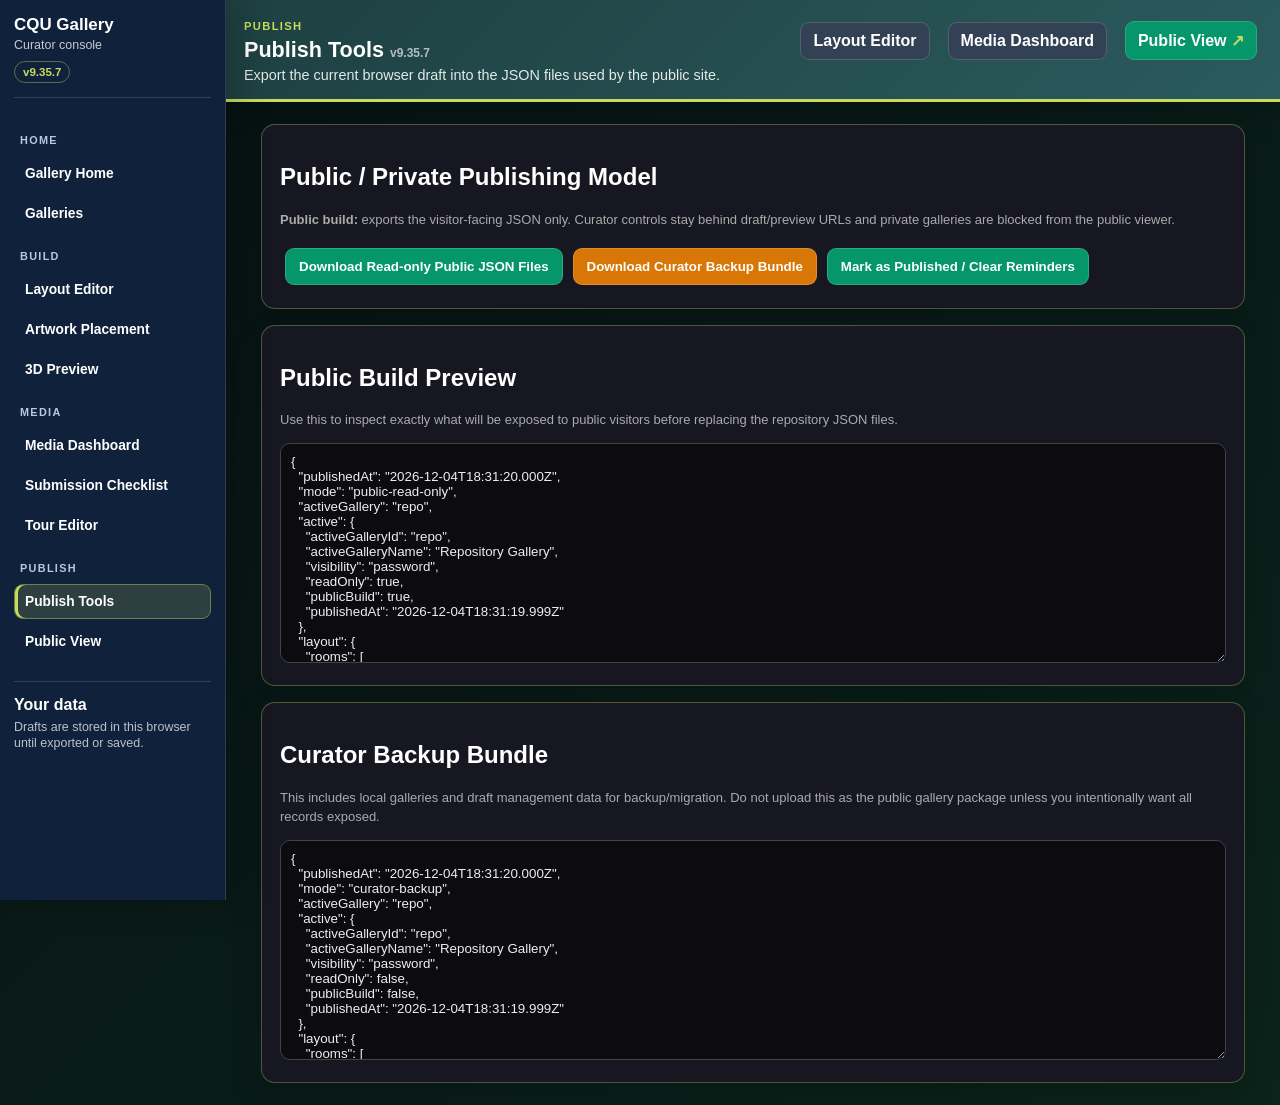
<file: publish.html>
<!DOCTYPE html><html lang="en"><head><meta charset="UTF-8"><meta name="viewport" content="width=device-width,initial-scale=1.0"><title>Publish Tools · CQU Gallery</title><link rel="icon" href="./favicon.svg" type="image/svg+xml"><style>*{box-sizing:border-box}body{margin:0;background:#101014;color:#eee;font-family:Arial,sans-serif}.wrap{max-width:1100px;margin:24px auto;padding:0 18px}.panel{background:#171722;border:1px solid #333;border-radius:18px;padding:18px;margin:16px 0}.grid{display:grid;grid-template-columns:repeat(auto-fit,minmax(250px,1fr));gap:14px}.card{background:#101018;border:1px solid #333;border-radius:14px;padding:14px}.btn,a.btn{background:#667eea;color:#fff;border:0;border-radius:10px;padding:10px 13px;text-decoration:none;cursor:pointer;display:inline-block;margin:5px}.secondary{background:#333a55}.save{background:#d97706!important}.publish{background:#059669!important}.danger{background:#b83d52!important}.success{color:#86efac}.warn{color:#ffd666}.small{color:#aaa;font-size:13px;line-height:1.45}textarea{width:100%;height:220px;background:#0b0b10;color:#eee;border:1px solid #444;border-radius:10px;padding:10px;font-family:monospace}</style>
<style id="cqu-theme-overrides">
@import url("./gallery-ui.css");
:root{--cqu-green:#1e4041;--cqu-green-2:#2b5b5d;--cqu-gold:#c7dc5d;--cqu-dark:#071314;--cqu-panel:#142829;--cqu-border:rgba(199,220,93,.32)}
body{font-family:'Noto Sans','Roboto','Segoe UI',Arial,sans-serif!important}
.top,.appbar,header.hero{border-bottom:3px solid var(--cqu-gold)!important}
.panel,.card,.side,.group{border-color:var(--cqu-border)!important}
.status,.hint a,.group-title,.groupTitle,.card strong{color:var(--cqu-gold)!important}
</style>
</head><body class="curator-shell-page"><div class="curatorShell"><aside class="curatorSidebar"><div class="curatorBrand"><strong>CQU Gallery</strong><span>Curator console</span><em data-gallery-version>v9.35.7</em></div><nav class="curatorNav"><p>Home</p><a class="" href="./index.html?preview=1"><span>Gallery Home</span></a><a class="" href="./gallery-manager.html"><span>Galleries</span></a><p>Build</p><a class="" href="./layout-editor.html"><span>Layout Editor</span></a><a class="" href="./artwork-editor.html"><span>Artwork Placement</span></a><a class="" href="./gallery-3d.html?draft=1" target="_blank" rel="noopener"><span>3D Preview</span></a><p>Media</p><a class="" href="./admin.html"><span>Media Dashboard</span></a><a class="" href="./admin.html#manage"><span>Submission Checklist</span></a><a class="" href="./admin.html#tours"><span>Tour Editor</span></a><p>Publish</p><a class="active" href="./publish.html"><span>Publish Tools</span></a><a class="" href="./gallery-3d.html" target="_blank" rel="noopener"><span>Public View</span></a></nav><div class="curatorDataNote"><strong>Your data</strong><span>Drafts are stored in this browser until exported or saved.</span></div></aside><div class="curatorMain"><header class="pageHeader"><div class="brand"><span class="pageKicker">Publish</span><h1>Publish Tools <span data-gallery-version style="opacity:.65;font-size:12px">v9.35.7</span></h1><p>Export the current browser draft into the JSON files used by the public site.</p></div><nav class="toolbarRow"><a class="btn btnNav" href="./layout-editor.html">Layout Editor</a><a class="btn btnNav" href="./admin.html">Media Dashboard</a><a class="btn btnPublish fullscreenLink" href="./gallery-3d.html" target="_blank" rel="noopener">Public View</a></nav></header><main class="wrap"><section class="panel"><h2>Public / Private Publishing Model</h2><p class="small"><strong>Public build:</strong> exports the visitor-facing JSON only. Curator controls stay behind draft/preview URLs and private galleries are blocked from the public viewer.</p><div id="status" class="grid"></div><button class="btn publish" onclick="downloadPublicFiles()">Download Read-only Public JSON Files</button><button class="btn save" onclick="downloadCuratorBundle()">Download Curator Backup Bundle</button><button class="btn publish" onclick="clearDirty()">Mark as Published / Clear Reminders</button></section><section class="panel"><h2>Public Build Preview</h2><p class="small">Use this to inspect exactly what will be exposed to public visitors before replacing the repository JSON files.</p><textarea id="bundleOut" readonly></textarea></section><section class="panel"><h2>Curator Backup Bundle</h2><p class="small">This includes local galleries and draft management data for backup/migration. Do not upload this as the public gallery package unless you intentionally want all records exposed.</p><textarea id="curatorOut" readonly></textarea></section></main><script src="./gallery-state.js"></script><script>
const files=[['active-gallery.json','active-gallery-id'],['gallery-layout.json','gallery-layout-draft'],['gallery-data.json','gallery-data-draft'],['gallery-site-settings.json','gallery-site-settings'],['gallery-projects.json','gallery-projects']];
function readJSON(key,fallback){try{const v=localStorage.getItem(key);return v?JSON.parse(v):fallback}catch(e){return fallback}}
async function repoJSON(path,fallback){try{const r=await fetch('./'+path+'?ts='+Date.now(),{cache:'no-cache'});return r.ok?await r.json():fallback}catch(e){return fallback}}
function visibilityOf(layout,project){return layout?.settings?.visibility||project?.siteSettings?.visibility||project?.visibility||'public'}
function isPrivateLayout(layout,project){return visibilityOf(layout,project)==='private'}
function cleanPublicProject(project){const p=window.GalleryState?GalleryState.normalizeProject(project):project;if(!p)return null;if(isPrivateLayout(p.layout,p))return null;return p}
async function build(){
  const site=readJSON('gallery-site-settings',await repoJSON('gallery-site-settings.json',{}));
  const rawGalleries=readJSON('gallery-projects',await repoJSON('gallery-projects.json',[]));
  const galleries=window.GalleryState?(rawGalleries||[]).map(GalleryState.normalizeProject):rawGalleries;
  const activeGallery=window.GalleryState?GalleryState.activeGalleryId():(localStorage.getItem('active-gallery-id')||'repo');
  const activeRecord=(Array.isArray(galleries)?galleries:[]).find(g=>g.id===activeGallery);
  const repoLayout=await repoJSON('gallery-layout.json',{}),repoData=await repoJSON('gallery-data.json',[]);
  const rawLayout=activeRecord?.layout||readJSON('gallery-layout-draft',repoLayout);
  const rawData=Array.isArray(activeRecord?.data)?activeRecord.data:readJSON('gallery-data-draft',repoData);
  const layout=window.GalleryState?GalleryState.normalizeLayout(rawLayout):rawLayout;
  const data=window.GalleryState?GalleryState.normalizeArtworkData(rawData):rawData;
  const visibility=visibilityOf(layout,activeRecord);
  const active={activeGalleryId:activeGallery,activeGalleryName:activeRecord?.name||(activeGallery==='repo'?'Repository Gallery':activeGallery),visibility,readOnly:true,publicBuild:true,publishedAt:new Date().toISOString()};
  const publicProjects=(Array.isArray(galleries)?galleries:[]).map(cleanPublicProject).filter(Boolean);
  const publicBundle={publishedAt:new Date().toISOString(),mode:'public-read-only',activeGallery,active,layout,data,site,galleries:publicProjects};
  const curatorBundle={publishedAt:new Date().toISOString(),mode:'curator-backup',activeGallery,active:{...active,readOnly:false,publicBuild:false},layout,data,site,galleries};
  return {visibility,isPrivate:isPrivateLayout(layout,activeRecord),publicBundle,curatorBundle};
}
async function render(){
  const b=await build();
  bundleOut.value=JSON.stringify(b.publicBundle,null,2);
  curatorOut.value=JSON.stringify(b.curatorBundle,null,2);
  const publicUrl='./gallery-3d.html'+(b.publicBundle.activeGallery&&b.publicBundle.activeGallery!=='repo'?'?gallery='+encodeURIComponent(b.publicBundle.activeGallery):'');
  status.innerHTML=[
    '<div class="card"><h3>Visitor access</h3><p class="'+(b.isPrivate?'warn':'success')+'">'+(b.isPrivate?'Private - public export is blocked':'Read-only public build ready')+'</p></div>',
    '<div class="card"><h3>Visibility</h3><p class="small">'+b.visibility+'</p></div>',
    '<div class="card"><h3>Public URL</h3><p class="small"><a href="'+publicUrl+'" target="_blank" rel="noopener">'+publicUrl+'</a></p></div>',
    '<div class="card"><h3>Draft preview</h3><p class="small"><a href="./gallery-3d.html?draft=1&gallery='+encodeURIComponent(b.publicBundle.activeGallery||'repo')+'" target="_blank" rel="noopener">Open curator preview</a></p></div>'
  ].join('');
}
function download(name,obj){const a=document.createElement('a');a.href=URL.createObjectURL(new Blob([JSON.stringify(obj,null,2)],{type:'application/json'}));a.download=name;a.click();URL.revokeObjectURL(a.href)}
async function downloadPublicFiles(){const b=await build();if(b.isPrivate){alert('This gallery is marked Private / Draft Only. Change Gallery Settings before exporting a public build.');return}download('active-gallery.json',b.publicBundle.active);setTimeout(()=>download('gallery-layout.json',b.publicBundle.layout),250);setTimeout(()=>download('gallery-data.json',b.publicBundle.data),500);setTimeout(()=>download('gallery-site-settings.json',b.publicBundle.site),750);setTimeout(()=>download('gallery-projects.json',b.publicBundle.galleries),1000);setTimeout(()=>download('public-gallery-bundle.json',b.publicBundle),1250)}
async function downloadCuratorBundle(){const b=await build();download('curator-gallery-bundle.json',b.curatorBundle)}
function clearDirty(){['gallery-layout-dirty','gallery-data-dirty','gallery-site-settings-dirty','gallery-projects-dirty','gallery-layout-draft-dirty','gallery-data-draft-dirty'].forEach(k=>localStorage.removeItem(k));alert('Publish reminders cleared in this browser.');render()}
render();</script></div></div></body></html>
</file>
<file: gallery-ui.css>
:root{
  --cqu-conifer:#c7dc5d;
  --cqu-te-papa:#1e4041;
  --cqu-te-papa-2:#2b5b5d;
  --cqu-white:#ffffff;
  --cqu-dark:#071314;
  --cqu-bg:#101014;
  --cqu-panel:#142829;
  --cqu-panel-2:#1b3738;
  --cqu-text:#ffffff;
  --cqu-muted:#d6e4e1;
  --cqu-border:rgba(199,220,93,.32);
  --ui-nav:#334155;
  --ui-create:#2563eb;
  --ui-tool:#2b5b5d;
  --ui-save:#d97706;
  --ui-publish:#059669;
  --ui-danger:#b83d52;
  --ui-neutral:#475569;
}
*{box-sizing:border-box}
body{font-family:'Noto Sans','Roboto','Segoe UI',Arial,sans-serif}
.appbar,.top{
  background:linear-gradient(135deg,var(--cqu-te-papa),var(--cqu-te-papa-2));
  border-bottom:3px solid var(--cqu-conifer)!important;
  box-shadow:0 8px 28px rgba(0,0,0,.24);
}
.appbar{display:flex;align-items:center;justify-content:space-between;gap:18px;flex-wrap:wrap;padding:16px 20px}
.brand h1,.appbar h1{margin:0;font-size:1.35rem}
.brand p,.appbar p{margin:4px 0 0;color:rgba(255,255,255,.88);font-size:.9rem}
.wrap{max-width:1160px;margin:22px auto;padding:0 18px}
.panel,.card,.side,.group{
  border-color:var(--cqu-border)!important;
  box-shadow:0 12px 32px rgba(0,0,0,.16);
}
.panel,.card{border-radius:14px}
.card.active{border-color:#86efac!important;box-shadow:0 0 0 2px rgba(134,239,172,.35),0 12px 32px rgba(0,0,0,.16)}
.nav,.actions,.toolbar{display:flex;gap:8px;flex-wrap:wrap;align-items:center}
button,.btn,a.btn,.nav a,.top a,.top button,.side button{
  border:1px solid rgba(255,255,255,.16);
  border-radius:9px;
  color:#fff;
  cursor:pointer;
  font-weight:700;
  text-decoration:none;
}
button:hover,.btn:hover,a.btn:hover,.nav a:hover,.top a:hover,.top button:hover,.side button:hover{filter:brightness(1.08)}
.btnNav,.secondary,.nav a,a.secondary{background:var(--ui-nav)!important}
.btnCreate{background:var(--ui-create)!important}
.btnTool{background:var(--ui-tool)!important}
.btnSave,.save{background:var(--ui-save)!important;color:#fff!important}
.btnPublish,.publish,.primary-action{background:var(--ui-publish)!important;color:#fff!important}
.btnDanger,.danger,.warn{background:var(--ui-danger)!important;color:#fff!important}
.btnNeutral{background:var(--ui-neutral)!important;color:#fff!important}
.gold,.btnGold{background:var(--cqu-conifer)!important;color:var(--cqu-dark)!important}
.status,.hint a,.group-title,.groupTitle,.card strong{color:var(--cqu-conifer)!important}
input,select,textarea{font-family:inherit}


/* v9.31.0 management workspace */
.managementWorkspace{display:grid;grid-template-columns:260px minmax(0,1fr);gap:18px;align-items:start}
.managementRail{position:sticky;top:18px;background:rgba(7,19,20,.78);border:1px solid var(--cqu-border);border-radius:16px;padding:14px;box-shadow:0 16px 36px rgba(0,0,0,.18)}
.managementRail h2{margin:0 0 6px;font-size:1rem;color:var(--cqu-conifer)}
.managementRail p{margin:0 0 12px;color:var(--cqu-muted);font-size:.86rem;line-height:1.42}
.railLinks{display:grid;gap:8px}.railLinks a,.railLinks button{width:100%;display:flex;justify-content:space-between;align-items:center;text-align:left;margin:0;padding:10px 11px}
.workspaceMain{min-width:0}.metricGrid{display:grid;grid-template-columns:repeat(auto-fit,minmax(150px,1fr));gap:12px;margin:14px 0}
.metricCard{background:rgba(255,255,255,.05);border:1px solid rgba(199,220,93,.24);border-radius:14px;padding:14px}
.metricCard strong{display:block;color:var(--cqu-conifer);font-size:1.65rem;line-height:1}
.metricCard span{display:block;margin-top:6px;color:var(--cqu-muted);font-size:.86rem}
.workflowGrid{display:grid;grid-template-columns:repeat(auto-fit,minmax(220px,1fr));gap:12px}
.workflowCard{background:rgba(255,255,255,.045);border:1px solid rgba(255,255,255,.1);border-radius:14px;padding:14px}
.workflowCard h3{margin:0 0 8px;color:#fff}.workflowCard p{margin:0 0 12px;color:var(--cqu-muted);font-size:.9rem;line-height:1.45}
.filterBar{display:grid;grid-template-columns:minmax(180px,1.4fr) minmax(130px,.7fr) minmax(150px,.8fr) auto;gap:10px;align-items:end;margin:12px 0}
.dataTableWrap{overflow:auto;border:1px solid rgba(199,220,93,.24);border-radius:14px;background:rgba(0,0,0,.16)}
.dataTable{width:100%;border-collapse:collapse;min-width:860px}
.dataTable th,.dataTable td{padding:10px 12px;border-bottom:1px solid rgba(255,255,255,.08);vertical-align:top;text-align:left}
.dataTable th{position:sticky;top:0;background:#102829;color:var(--cqu-conifer);font-size:.8rem;text-transform:uppercase;letter-spacing:.03em;z-index:1}
.dataTable tr:hover td{background:rgba(255,255,255,.035)}
.tableActions{display:flex;gap:7px;flex-wrap:wrap}.tableActions a,.tableActions button{margin:0;padding:7px 9px;font-size:.82rem}
.statusPill{display:inline-flex;align-items:center;gap:6px;border-radius:999px;padding:4px 8px;font-size:.78rem;font-weight:800;border:1px solid rgba(255,255,255,.18)}
.statusPlaced{background:rgba(5,150,105,.16);color:#bbf7d0}.statusUnplaced{background:rgba(217,119,6,.18);color:#fed7aa}.statusDraft{background:rgba(37,99,235,.16);color:#bfdbfe}
.fileMeta{color:var(--cqu-muted);font-size:.82rem;word-break:break-word;line-height:1.35}.checkCell{text-align:center!important}.emptyState{border:1px dashed rgba(199,220,93,.35);border-radius:14px;padding:18px;color:var(--cqu-muted);background:rgba(255,255,255,.035)}
@media(max-width:980px){.managementWorkspace{grid-template-columns:1fr}.managementRail{position:static}.filterBar{grid-template-columns:1fr 1fr}.filterBar .wide{grid-column:1/-1}}
@media(max-width:620px){.filterBar{grid-template-columns:1fr}.metricGrid,.workflowGrid{grid-template-columns:1fr}}


/* v9.31.1 unified curator shell */
.curatorShell{min-height:100vh;display:grid;grid-template-columns:226px minmax(0,1fr);align-items:stretch;background:transparent}
.curatorSidebar{position:sticky;top:0;align-self:start;height:100vh;overflow:auto;background:#10213c;color:#fff;border-right:1px solid rgba(255,255,255,.12);padding:14px;z-index:100;box-shadow:12px 0 34px rgba(0,0,0,.18)}
.curatorBrand{display:grid;gap:3px;margin:2px 0 22px;padding-bottom:14px;border-bottom:1px solid rgba(255,255,255,.14)}
.curatorBrand strong{font-size:1.06rem;line-height:1.1}.curatorBrand span{color:rgba(255,255,255,.76);font-size:.78rem}.curatorBrand em{display:inline-flex;width:max-content;margin-top:6px;padding:4px 8px;border:1px solid rgba(199,220,93,.4);border-radius:999px;color:var(--cqu-conifer);font-style:normal;font-size:.72rem;font-weight:800}
.curatorNav{display:grid;gap:5px}.curatorNav p{margin:14px 6px 5px;color:#b7c7e6;font-size:.68rem;text-transform:uppercase;letter-spacing:.12em;font-weight:900}
.curatorNav a{display:flex;align-items:center;justify-content:space-between;gap:8px;color:#fff;text-decoration:none;border-radius:9px;padding:9px 10px;font-weight:800;font-size:.86rem;border:1px solid transparent}
.curatorNav a:hover{background:rgba(255,255,255,.08);border-color:rgba(255,255,255,.12)}
.curatorNav a.active{background:rgba(199,220,93,.16);border-color:rgba(199,220,93,.42);color:#fff;box-shadow:inset 3px 0 0 var(--cqu-conifer)}
.curatorNav small{color:rgba(255,255,255,.62);font-size:.68rem}.curatorDataNote{margin-top:22px;padding-top:14px;border-top:1px solid rgba(255,255,255,.14);display:grid;gap:5px}.curatorDataNote strong{color:#fff}.curatorDataNote span{color:rgba(255,255,255,.72);font-size:.78rem;line-height:1.35}
.curatorMain{min-width:0;min-height:100vh}.curatorMain>.appbar,.curatorMain>.top{border-top:0!important}.curatorMain>.wrap{max-width:calc(100vw - 260px)}
body.curator-shell-page{margin:0}
@media(max-width:960px){.curatorShell{display:block}.curatorSidebar{position:relative;height:auto;display:block;border-right:0;border-bottom:3px solid var(--cqu-conifer)}.curatorNav{grid-template-columns:repeat(auto-fit,minmax(140px,1fr));gap:6px}.curatorNav p{grid-column:1/-1;margin-top:10px}.curatorDataNote{display:none}.curatorMain>.wrap{max-width:none}}


/* v9.31.4 management header cleanup */
.curatorMain>.appbar,.curatorMain>.top,.curatorMain>.pageHeader{
  display:grid!important;
  grid-template-columns:minmax(260px,1fr) auto;
  align-items:start;
  gap:16px 22px;
  padding:16px 18px!important;
}
.curatorMain>.pageHeader,.curatorMain>.top{background:linear-gradient(135deg,var(--cqu-te-papa),var(--cqu-te-papa-2));border-bottom:3px solid var(--cqu-conifer)!important;box-shadow:0 8px 28px rgba(0,0,0,.24)}
.curatorMain>.top .brand,.curatorMain>.appbar .brand,.pageHeader .brand{min-width:240px}
.curatorMain>.top .toolbar,.curatorMain>.appbar .nav,.pageHeader .toolbar{justify-content:flex-end;align-items:flex-start}
.pageKicker{display:inline-flex;align-items:center;gap:6px;margin-bottom:5px;color:var(--cqu-conifer);font-size:.7rem;font-weight:900;text-transform:uppercase;letter-spacing:.12em}
.toolbarStack{display:grid;gap:9px;justify-items:end}
.toolbarRow{display:flex;gap:8px;flex-wrap:wrap;justify-content:flex-end;align-items:center}
.actionGroupLabel,.groupTitle{align-self:center;white-space:nowrap}
.fullscreenLink::after{content:' ↗';font-weight:900;color:var(--cqu-conifer)}
.curatorMain .top.compactActions .toolbar{display:grid;grid-template-columns:repeat(2,minmax(220px,max-content));gap:9px;justify-content:end}
.curatorMain .top.compactActions .group{margin:0}
@media(max-width:1180px){.curatorMain>.appbar,.curatorMain>.top,.curatorMain>.pageHeader{grid-template-columns:1fr}.curatorMain>.top .toolbar,.curatorMain>.appbar .nav,.pageHeader .toolbar,.toolbarStack,.toolbarRow{justify-content:flex-start;justify-items:start}.curatorMain .top.compactActions .toolbar{grid-template-columns:1fr}}
@media(max-width:680px){.curatorMain>.appbar,.curatorMain>.top,.curatorMain>.pageHeader{padding:14px 12px!important}.toolbarRow,.curatorMain>.appbar .nav,.curatorMain>.top .toolbar{display:grid!important;grid-template-columns:1fr;width:100%}.toolbarRow a,.toolbarRow button,.curatorMain>.appbar .nav a,.curatorMain>.top .toolbar a,.curatorMain>.top .toolbar button{width:100%;justify-content:center;text-align:center}}


/* v9.31.4 curator visual consistency */
body.curator-shell-page{
  margin:0!important;
  padding:0!important;
  min-height:100vh;
  background:linear-gradient(135deg,var(--cqu-dark),#0b231b)!important;
  color:var(--cqu-text)!important;
}
.curatorMain{
  background:linear-gradient(135deg,var(--cqu-dark),#0b231b)!important;
  color:var(--cqu-text)!important;
}
.curatorMain main,.curatorMain .wrap,.curatorMain .section{
  color:var(--cqu-text)!important;
}
.curatorMain .hero{
  max-width:none!important;
  margin:0!important;
  border-radius:0!important;
  padding:42px 26px 34px!important;
  background:linear-gradient(135deg,var(--cqu-te-papa),var(--cqu-te-papa-2))!important;
  border-bottom:3px solid var(--cqu-conifer)!important;
  box-shadow:0 8px 28px rgba(0,0,0,.24)!important;
}
.curatorMain .hero h1{
  letter-spacing:0!important;
}
.curatorMain .section{
  max-width:1180px!important;
  margin:24px auto!important;
  padding:0 18px!important;
}
.curatorMain .card,.curatorMain .note{
  background:rgba(16,35,27,.92)!important;
  color:var(--cqu-text)!important;
  border:1px solid var(--cqu-border)!important;
  border-radius:14px!important;
  box-shadow:0 12px 32px rgba(0,0,0,.16)!important;
}
.curatorMain .card.primary{
  background:linear-gradient(135deg,var(--cqu-te-papa),var(--cqu-te-papa-2))!important;
}
.curatorMain .card span,.curatorMain .note,.curatorMain footer{
  color:var(--cqu-muted)!important;
}
.curatorMain .card:hover{
  transform:translateY(-2px);
  border-color:rgba(199,220,93,.62)!important;
}
.curatorMain .gallery-picker select{
  border:1px solid rgba(199,220,93,.45)!important;
  border-radius:9px!important;
  background:#071314!important;
  color:#fff!important;
  padding:9px 12px!important;
}
.curatorMain .small-btn,.curatorMain .pageHeader a,.curatorMain .pageHeader button,.curatorMain .toolbarRow a,.curatorMain .toolbarRow button,.curatorMain .tabs button,.curatorMain .group a,.curatorMain .group button{
  border:1px solid rgba(255,255,255,.16)!important;
  border-radius:9px!important;
  color:#fff!important;
  cursor:pointer;
  font-weight:800!important;
  text-decoration:none!important;
  padding:9px 12px!important;
}
.curatorMain .small-btn,.curatorMain .pageHeader a:not(.btnCreate):not(.btnSave):not(.btnPublish):not(.btnDanger):not(.btnGold),.curatorMain .pageHeader button:not(.btnCreate):not(.btnSave):not(.btnPublish):not(.btnDanger):not(.btnGold),.curatorMain .toolbarRow a:not(.btnCreate):not(.btnSave):not(.btnPublish):not(.btnDanger):not(.btnGold),.curatorMain .toolbarRow button:not(.btnCreate):not(.btnSave):not(.btnPublish):not(.btnDanger):not(.btnGold){
  background:var(--ui-nav)!important;
}
.curatorMain .tabs button,.curatorMain .tab{
  background:var(--ui-tool)!important;
}
.curatorMain .tabs button.active,.curatorMain .tab.active{
  outline:3px solid var(--cqu-conifer)!important;
  outline-offset:0;
}
.curatorMain a.btnPublish,.curatorMain button.btnPublish{
  background:var(--ui-publish)!important;
}
.curatorMain a.btnSave,.curatorMain button.btnSave,.curatorMain .save{
  background:var(--ui-save)!important;
}
.curatorMain a.btnCreate,.curatorMain button.btnCreate{
  background:var(--ui-create)!important;
}
.curatorMain a.btnDanger,.curatorMain button.btnDanger,.curatorMain .danger,.curatorMain .warn{
  background:var(--ui-danger)!important;
}
.curatorMain footer{
  text-align:center;
  margin:34px 0 20px!important;
}
@media(max-width:680px){
  .curatorMain .hero{padding:28px 16px!important}
  .curatorMain .current,.curatorMain .gallery-picker{width:100%;justify-content:center}
}
</file>
